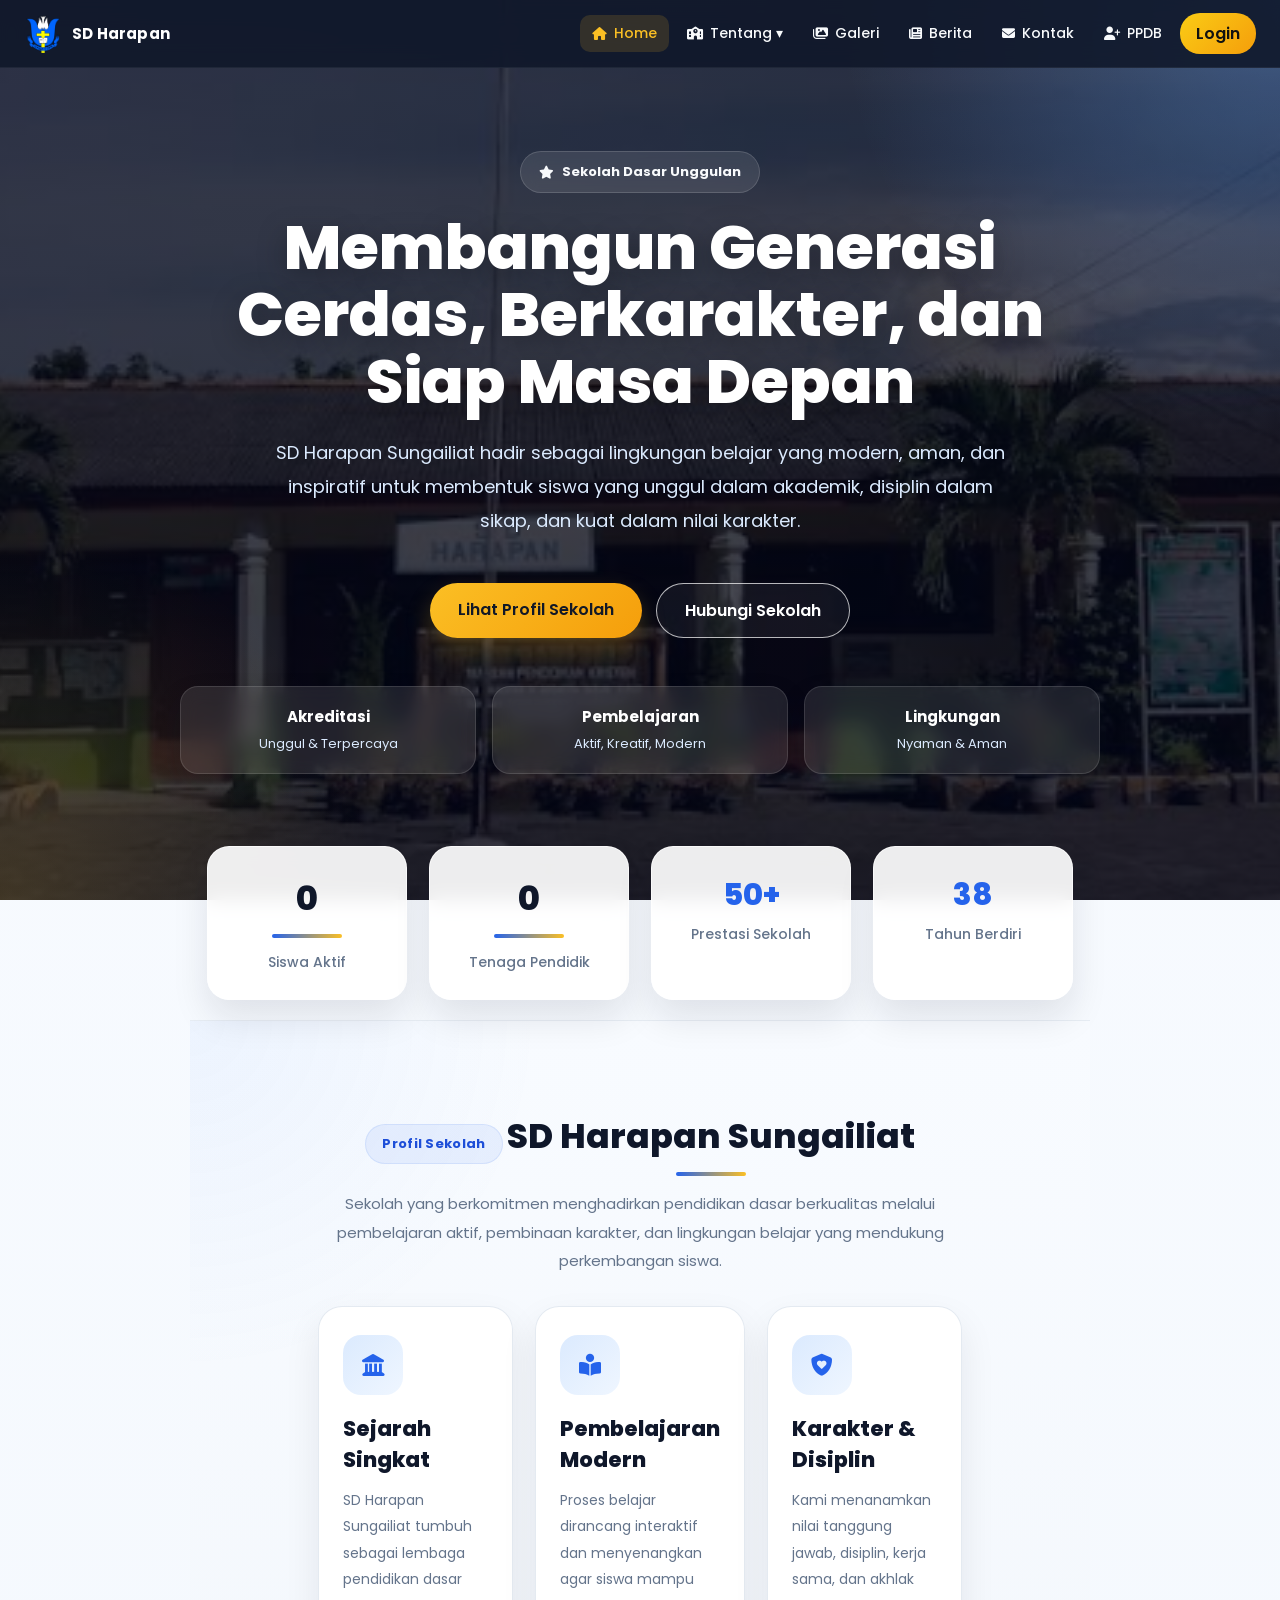
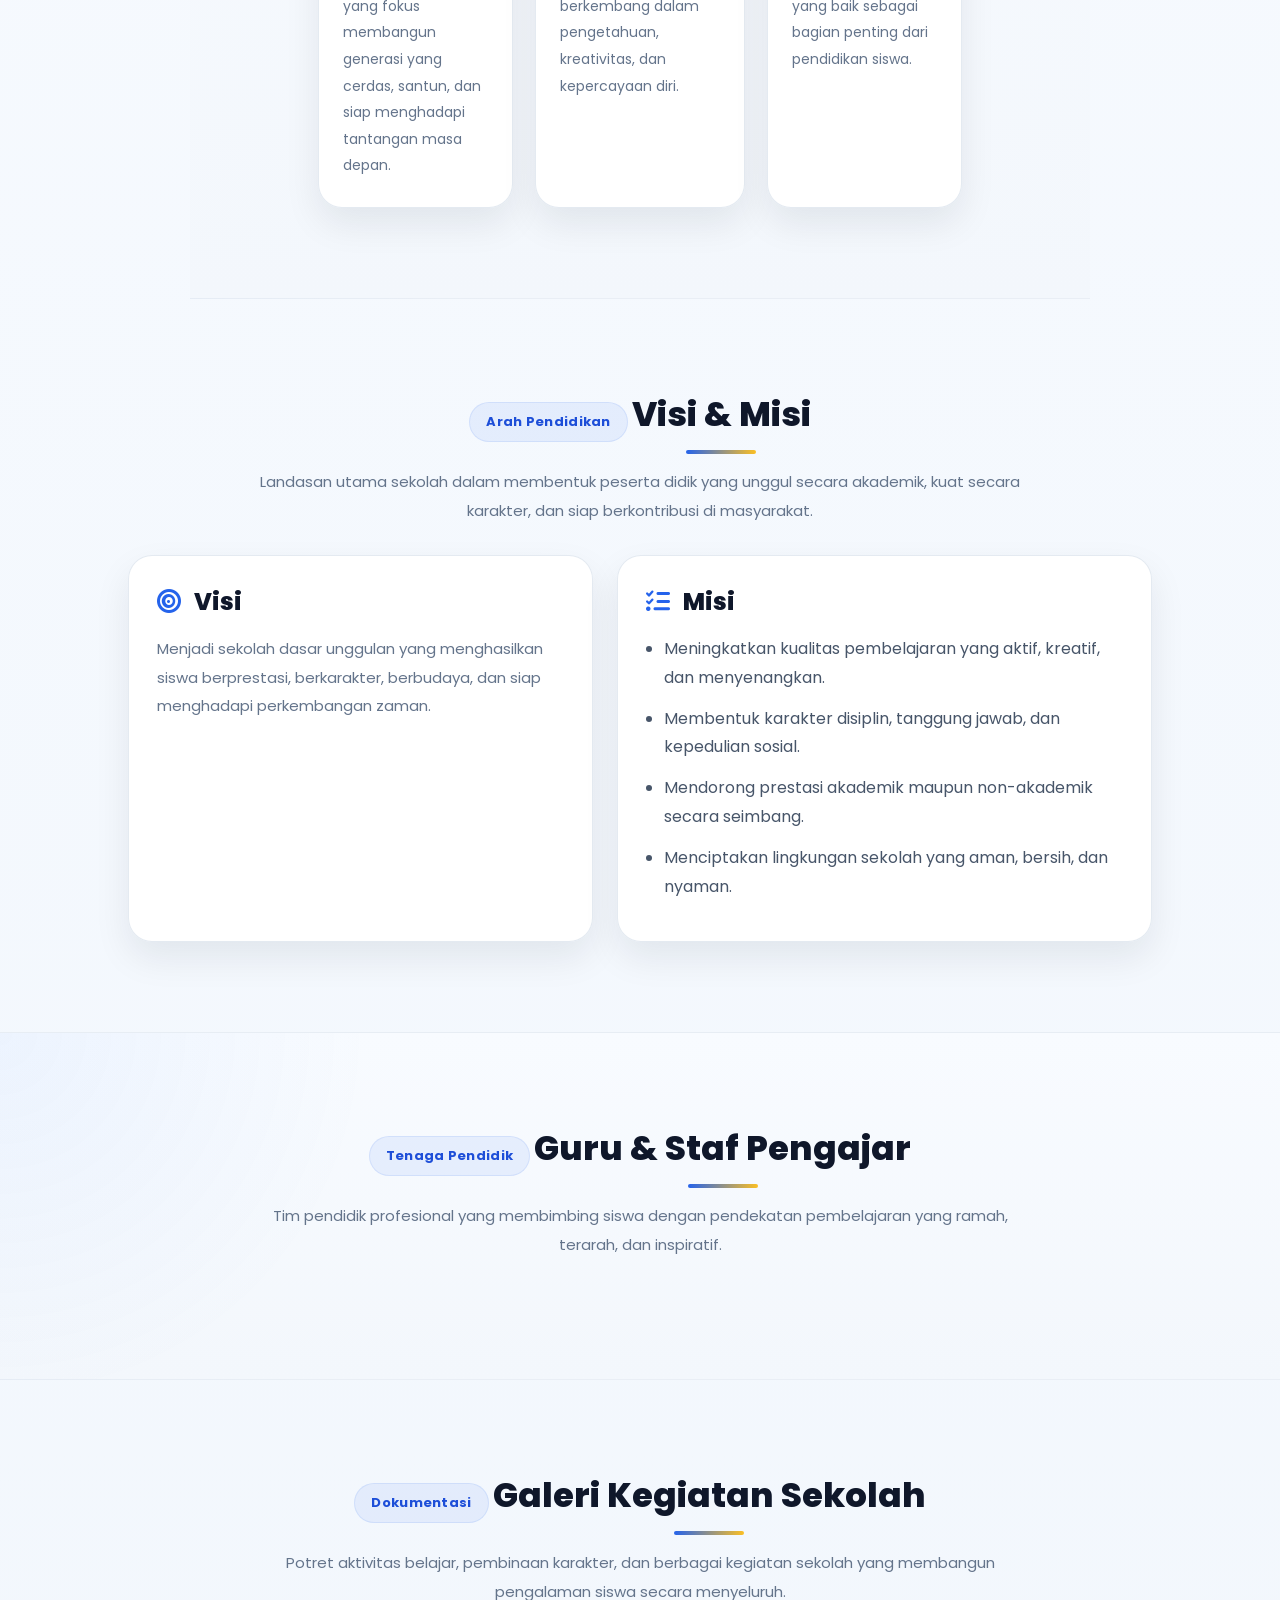
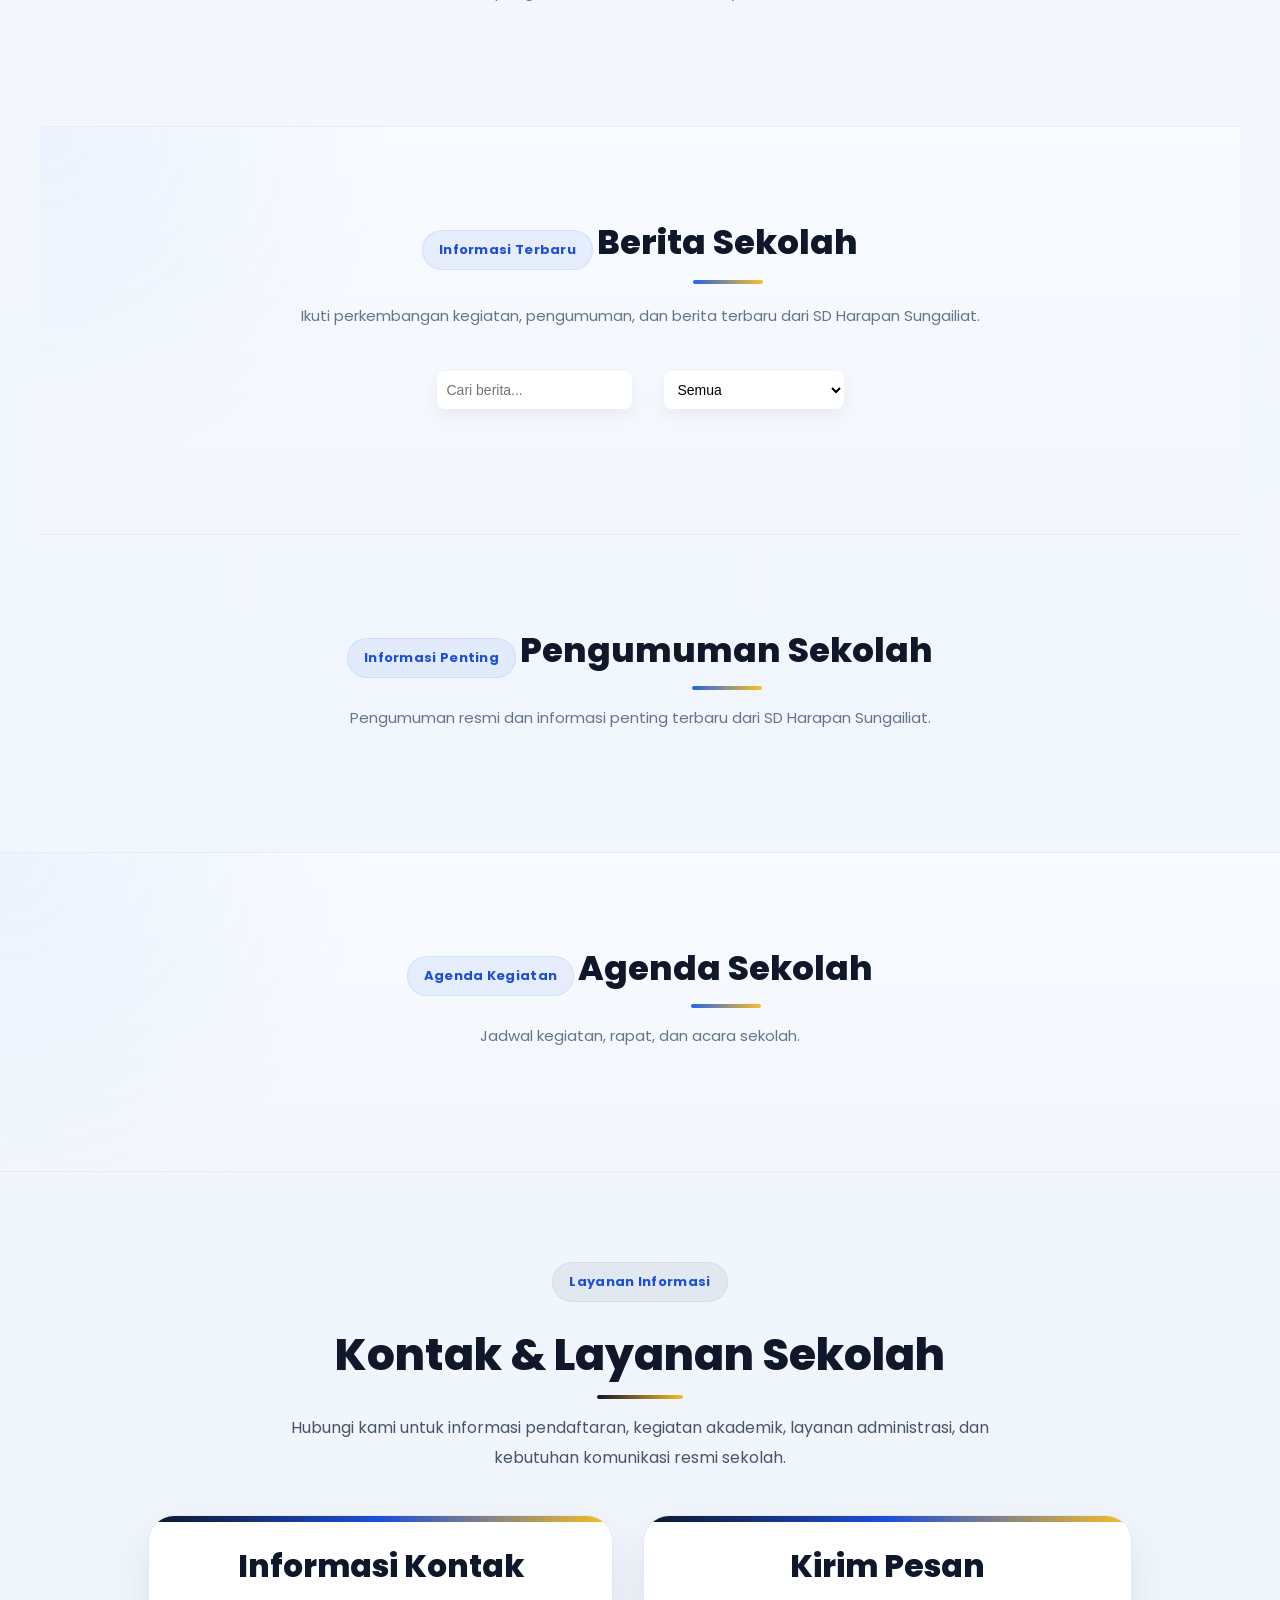
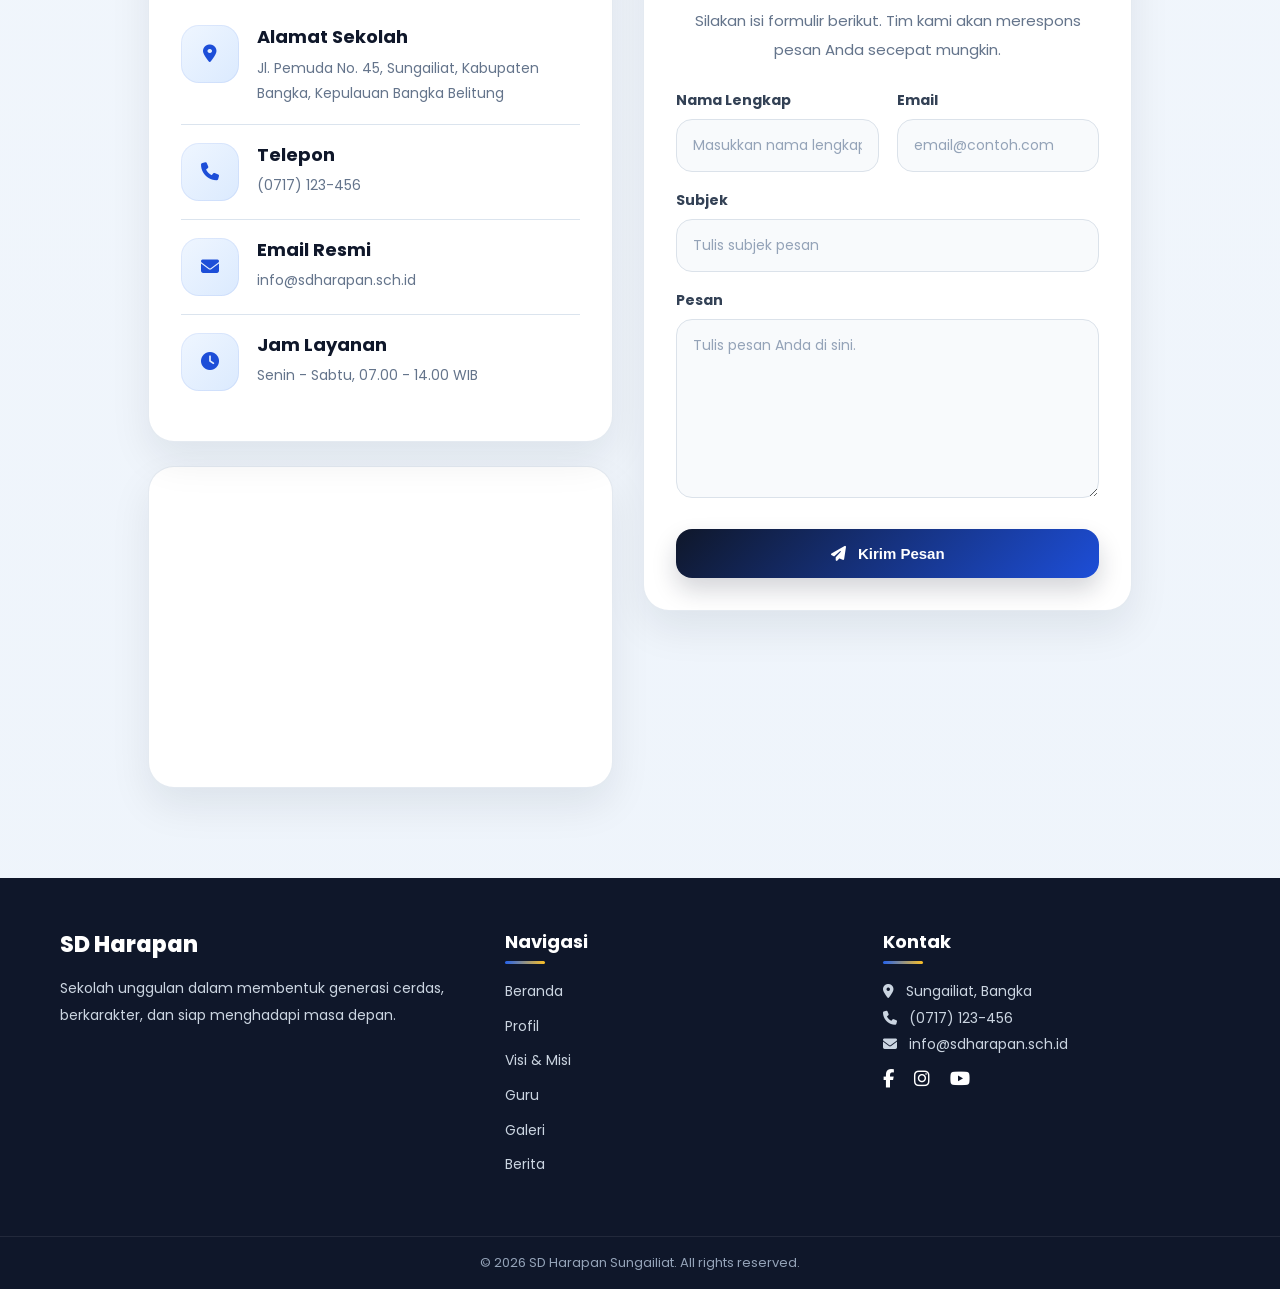
<file: index.html>
<!DOCTYPE html>
<html lang="id">
<head>
    <meta charset="UTF-8">
    <meta name="viewport" content="width=device-width, initial-scale=1.0">
    <title>SD Harapan Sungailiat</title>

    <link rel="stylesheet" href="style.css">

    <link href="https://fonts.googleapis.com/css2?family=Poppins:wght@300;400;500;600;700;800&display=swap" rel="stylesheet">
    <link rel="stylesheet" href="https://cdnjs.cloudflare.com/ajax/libs/font-awesome/6.5.0/css/all.min.css">
</head>
<body>

    <!-- NAVBAR -->
    <nav>
        <div class="logo">
            <img src="img/logo.png" alt="Logo SD Harapan">
            <h1>SD Harapan</h1>
        </div>

        <div class="menu-toggle">
            <i class="fa fa-bars"></i>
        </div>

        <ul id="menu">
            <li>
                <a href="#home">
                    <i class="fa fa-home"></i> Home
                </a>
            </li>

            <li class="mega-dropdown">
                <a href="#">
                    <i class="fa fa-school"></i> Tentang ▾
                </a>

                <div class="mega-menu">
                    <div class="mega-column">
                        <h4>Profil</h4>
                        <a href="#tentang">Sejarah</a>
                        <a href="#visi">Visi & Misi</a>
                    </div>

                    <div class="mega-column">
                        <h4>Akademik</h4>
                        <a href="#guru">Tenaga Pendidik</a>
                        <a href="#berita">Informasi Sekolah</a>
                    </div>

                    <div class="mega-image">
                        <img src="img/sekolah.png" alt="Sekolah">
                        <p>Lingkungan belajar modern dan nyaman</p>
                    </div>
                </div>
            </li>

            <li>
                <a href="#galeri">
                    <i class="fa fa-images"></i> Galeri
                </a>
            </li>

            <li>
                <a href="berita.html">
                    <i class="fa fa-newspaper"></i> Berita
                </a>
            </li>

            <li>
                <a href="#kontak">
                    <i class="fa fa-envelope"></i> Kontak
                </a>
            </li>

<li>
    <a href="ppdb.html">
        <i class="fa fa-user-plus"></i> PPDB
    </a>
</li>

<a href="login.html" class="nav-login">Login</a>

        </ul>
    </nav>

    <!-- HERO -->
    <section id="home" class="hero-campus">
        <div class="hero-content">
            <div class="hero-badge">
                <i class="fa fa-star"></i>
                <span>Sekolah Dasar Unggulan</span>
            </div>

            <h1 id="heroJudul">Membangun Generasi Cerdas, Berkarakter, dan Siap Masa Depan</h1>

            <p id="heroDeskripsi">
                SD Harapan Sungailiat hadir sebagai lingkungan belajar yang modern,
                aman, dan inspiratif untuk membentuk siswa yang unggul dalam akademik,
                disiplin dalam sikap, dan kuat dalam nilai karakter.
            </p>

            <div class="hero-btn">
                <a href="#tentang" class="btn-primary">Lihat Profil Sekolah</a>
                <a href="#kontak" class="btn-secondary">Hubungi Sekolah</a>
            </div>

            <div class="hero-mini-info">
                <div class="hero-mini-card">
                    <strong>Akreditasi</strong>
                    <span id="miniAkreditasi">Unggul & Terpercaya</span>
                </div>
                <div class="hero-mini-card">
                    <strong>Pembelajaran</strong>
                    <span id="miniPembelajaran">Aktif, Kreatif, Modern</span>
                </div>
                <div class="hero-mini-card">
                    <strong>Lingkungan</strong>
                    <span id="miniLingkungan">Nyaman & Aman</span>
                </div>
            </div>
        </div>
    </section>

    <!-- STATS -->
    <section class="stats-campus">
        <div>
            <h2 id="statSiswa">0</h2>
            <p>Siswa Aktif</p>
        </div>
        <div>
            <h2 id="statGuru">0</h2>
            <p>Tenaga Pendidik</p>
        </div>
        <div>
            <h3>50+</h3>
            <p>Prestasi Sekolah</p>
        </div>
        <div>
            <h3>38</h3>
            <p>Tahun Berdiri</p>
        </div>
    </section>

    <!-- PROFIL -->
    <section id="tentang" class="premium-section section-soft-blue">
        <div class="section-label">Profil Sekolah</div>
        <h2 id="tentangJudul">SD Harapan Sungailiat</h2>
        <p class="section-subtitle" id="tentangDeskripsi">
            Sekolah yang berkomitmen menghadirkan pendidikan dasar berkualitas
            melalui pembelajaran aktif, pembinaan karakter, dan lingkungan belajar yang mendukung perkembangan siswa.
        </p>

        <div class="profile-grid">
            <div class="profile-card">
                <div class="profile-icon">
                    <i class="fa fa-landmark"></i>
                </div>
                <h3>Sejarah Singkat</h3>
                <p>
                    SD Harapan Sungailiat tumbuh sebagai lembaga pendidikan dasar yang
                    fokus membangun generasi yang cerdas, santun, dan siap menghadapi tantangan masa depan.
                </p>
            </div>

            <div class="profile-card">
                <div class="profile-icon">
                    <i class="fa fa-book-open-reader"></i>
                </div>
                <h3>Pembelajaran Modern</h3>
                <p>
                    Proses belajar dirancang interaktif dan menyenangkan agar siswa
                    mampu berkembang dalam pengetahuan, kreativitas, dan kepercayaan diri.
                </p>
            </div>

            <div class="profile-card">
                <div class="profile-icon">
                    <i class="fa fa-shield-heart"></i>
                </div>
                <h3>Karakter & Disiplin</h3>
                <p>
                    Kami menanamkan nilai tanggung jawab, disiplin, kerja sama, dan
                    akhlak yang baik sebagai bagian penting dari pendidikan siswa.
                </p>
            </div>
        </div>
    </section>

    <section id="visi" class="premium-section">
        <div class="section-label">Arah Pendidikan</div>
        <h2>Visi & Misi</h2>
        <p class="section-subtitle">
            Landasan utama sekolah dalam membentuk peserta didik yang unggul secara akademik,
            kuat secara karakter, dan siap berkontribusi di masyarakat.
        </p>

        <div class="vision-mission-grid">
            <div class="vision-box">
                <h3><i class="fa fa-bullseye"></i> Visi</h3>
                <p id="visiText">
                    Menjadi sekolah dasar unggulan yang menghasilkan siswa berprestasi,
                    berkarakter, berbudaya, dan siap menghadapi perkembangan zaman.
                </p>
            </div>

            <div class="mission-box">
                <h3><i class="fa fa-list-check"></i> Misi</h3>
                <ul id="misiList">
                    <li>Meningkatkan kualitas pembelajaran yang aktif, kreatif, dan menyenangkan.</li>
                    <li>Membentuk karakter disiplin, tanggung jawab, dan kepedulian sosial.</li>
                    <li>Mendorong prestasi akademik maupun non-akademik secara seimbang.</li>
                    <li>Menciptakan lingkungan sekolah yang aman, bersih, dan nyaman.</li>
                </ul>
            </div>
        </div>
    </section>

    <!-- GURU -->
    <section id="guru" class="premium-section section-soft-blue">
        <div class="section-label">Tenaga Pendidik</div>
        <h2>Guru & Staf Pengajar</h2>
        <p class="section-subtitle">
            Tim pendidik profesional yang membimbing siswa dengan pendekatan pembelajaran
            yang ramah, terarah, dan inspiratif.
        </p>

        <div class="guru-container" id="guru-list"></div>
    </section>

    <!-- GALERI -->
    <section id="galeri" class="premium-section">
        <div class="section-label">Dokumentasi</div>
        <h2>Galeri Kegiatan Sekolah</h2>
        <p class="section-subtitle">
            Potret aktivitas belajar, pembinaan karakter, dan berbagai kegiatan sekolah
            yang membangun pengalaman siswa secara menyeluruh.
        </p>

        <div class="galeri-container" id="galeri-list"></div>
    </section>

    <!-- BERITA -->
    <section id="berita" class="premium-section section-soft-blue">
        <div class="section-label">Informasi Terbaru</div>
        <h2>Berita Sekolah</h2>
        <p class="section-subtitle">
            Ikuti perkembangan kegiatan, pengumuman, dan berita terbaru dari SD Harapan Sungailiat.
        </p>

        <div class="berita-tools">
            <input type="text" id="search" placeholder="Cari berita..." onkeyup="cariBerita()">

            <select id="filterKategori" onchange="filterKategori()">
                <option value="">Semua</option>
                <option value="Akademik">Akademik</option>
                <option value="Olahraga">Olahraga</option>
                <option value="Kegiatan">Kegiatan</option>
                <option value="Pengumuman">Pengumuman</option>
            </select>
        </div>

        <div id="berita-list" class="berita-container"></div>
    </section>

    <!-- PENGUMUMAN -->
    <section id="pengumuman" class="premium-section">
        <div class="section-label">Informasi Penting</div>
        <h2>Pengumuman Sekolah</h2>
        <p class="section-subtitle">
            Pengumuman resmi dan informasi penting terbaru dari SD Harapan Sungailiat.
        </p>

        <div id="pengumuman-list" class="berita-container"></div>
    </section>

    <!-- AGENDA -->
    <section id="agenda" class="premium-section section-soft-blue">
        <div class="section-label">Agenda Kegiatan</div>
        <h2>Agenda Sekolah</h2>
        <p class="section-subtitle">
            Jadwal kegiatan, rapat, dan acara sekolah.
        </p>

        <div id="agenda-list" class="berita-container"></div>
    </section>

    <!-- KONTAK -->
    <section id="kontak" class="contact-campus">
        <div class="contact-campus-header">
            <div class="contact-badge-row">
                <span class="contact-badge">Layanan Informasi</span>
            </div>

            <h2>Kontak & Layanan Sekolah</h2>
            <p>
                Hubungi kami untuk informasi pendaftaran, kegiatan akademik, layanan administrasi,
                dan kebutuhan komunikasi resmi sekolah.
            </p>
        </div>

        <div class="contact-campus-grid">
            <!-- KIRI -->
            <div class="contact-campus-left">
                <div class="contact-campus-card">
                    <h3>Informasi Kontak</h3>

                    <div class="contact-campus-item">
                        <div class="contact-campus-icon">
                            <i class="fa fa-location-dot"></i>
                        </div>
                        <div class="contact-campus-text">
                            <h4>Alamat Sekolah</h4>
                            <p id="kontakAlamat">Jl. Pemuda No. 45, Sungailiat, Kabupaten Bangka, Kepulauan Bangka Belitung</p>
                        </div>
                    </div>

                    <div class="contact-campus-item">
                        <div class="contact-campus-icon">
                            <i class="fa fa-phone"></i>
                        </div>
                        <div class="contact-campus-text">
                            <h4>Telepon</h4>
                            <p id="kontakTelepon">(0717) 123-456</p>
                        </div>
                    </div>

                    <div class="contact-campus-item">
                        <div class="contact-campus-icon">
                            <i class="fa fa-envelope"></i>
                        </div>
                        <div class="contact-campus-text">
                            <h4>Email Resmi</h4>
                            <p id="kontakEmail">info@sdharapan.sch.id</p>
                        </div>
                    </div>

                    <div class="contact-campus-item">
                        <div class="contact-campus-icon">
                            <i class="fa fa-clock"></i>
                        </div>
                        <div class="contact-campus-text">
                            <h4>Jam Layanan</h4>
                            <p>Senin - Sabtu, 07.00 - 14.00 WIB</p>
                        </div>
                    </div>
                </div>

                <div class="contact-campus-map">
                    <iframe
                        src="https://www.google.com/maps/embed?pb=!1m18!1m12!1m3!1d3987.6908489644406!2d106.11472477311557!3d-1.8711656365411755!2m3!1f0!2f0!3f0!3m2!1i1024!2i768!4f13.1!3m3!1m2!1s0x2e22f30222151019%3A0xe056507747b1b1a9!2sSD%20HARAPAN%20SUNGAILIAT!5e0!3m2!1sid!2sid!4v1776093876652!5m2!1sid!2sid"
                        width="600"
                        height="450"
                        style="border:0;"
                        allowfullscreen=""
                        loading="lazy"
                        referrerpolicy="no-referrer-when-downgrade">
                    </iframe>
                </div>
            </div>

            <!-- KANAN -->
            <div class="contact-campus-right">
                <div class="contact-campus-form-card">
                    <div id="formAlert" class="form-alert"></div>
                    <h3>Kirim Pesan</h3>
                    <p>
                        Silakan isi formulir berikut. Tim kami akan merespons pesan Anda
                        secepat mungkin.
                    </p>

                    <form class="contact-form" id="contactForm">
                        <div class="campus-form-row">
                            <div class="campus-form-group">
                                <label for="namaKontak">Nama Lengkap</label>
                                <input type="text" id="namaKontak" placeholder="Masukkan nama lengkap">
                            </div>

                            <div class="campus-form-group">
                                <label for="emailKontak">Email</label>
                                <input type="email" id="emailKontak" placeholder="email@contoh.com">
                            </div>
                        </div>

                        <div class="campus-form-row">
                            <div class="campus-form-group full">
                                <label for="subjekKontak">Subjek</label>
                                <input type="text" id="subjekKontak" placeholder="Tulis subjek pesan">
                            </div>
                        </div>

                        <div class="campus-form-row">
                            <div class="campus-form-group full">
                                <label for="pesanKontak">Pesan</label>
                                <textarea id="pesanKontak" rows="7" placeholder="Tulis pesan Anda di sini."></textarea>
                            </div>
                        </div>

                        <button type="submit" class="campus-submit-btn" id="btnKirim">
                            <i class="fa fa-paper-plane"></i> Kirim Pesan
                        </button>
                    </form>
                </div>
            </div>
        </div>
    </section>

    <!-- FOOTER -->
    <footer class="footer-campus">
        <div class="footer-container">

            <div class="footer-col">
                <h3>SD Harapan</h3>
                <p>
                    Sekolah unggulan dalam membentuk generasi cerdas,
                    berkarakter, dan siap menghadapi masa depan.
                </p>
            </div>

            <div class="footer-col">
                <h4>Navigasi</h4>
                <ul>
                    <li><a href="#home">Beranda</a></li>
                    <li><a href="#tentang">Profil</a></li>
                    <li><a href="#visi">Visi & Misi</a></li>
                    <li><a href="#guru">Guru</a></li>
                    <li><a href="#galeri">Galeri</a></li>
                    <li><a href="berita.html">Berita</a></li>
                </ul>
            </div>

            <div class="footer-col">
                <h4>Kontak</h4>
                <p><i class="fa fa-location-dot"></i> <span id="footerAlamat">Sungailiat, Bangka</span></p>
                <p><i class="fa fa-phone"></i> <span id="footerTelepon">(0717) 123-456</span></p>
                <p><i class="fa fa-envelope"></i> <span id="footerEmail">info@sdharapan.sch.id</span></p>

                <div class="footer-social">
                    <i class="fab fa-facebook-f"></i>
                    <i class="fab fa-instagram"></i>
                    <i class="fab fa-youtube"></i>
                </div>
            </div>
        </div>

        <div class="footer-bottom">
            <p>© 2026 SD Harapan Sungailiat. All rights reserved.</p>
        </div>
    </footer>

    <script src="js/main.js"></script>
</body>
</html>
</file>
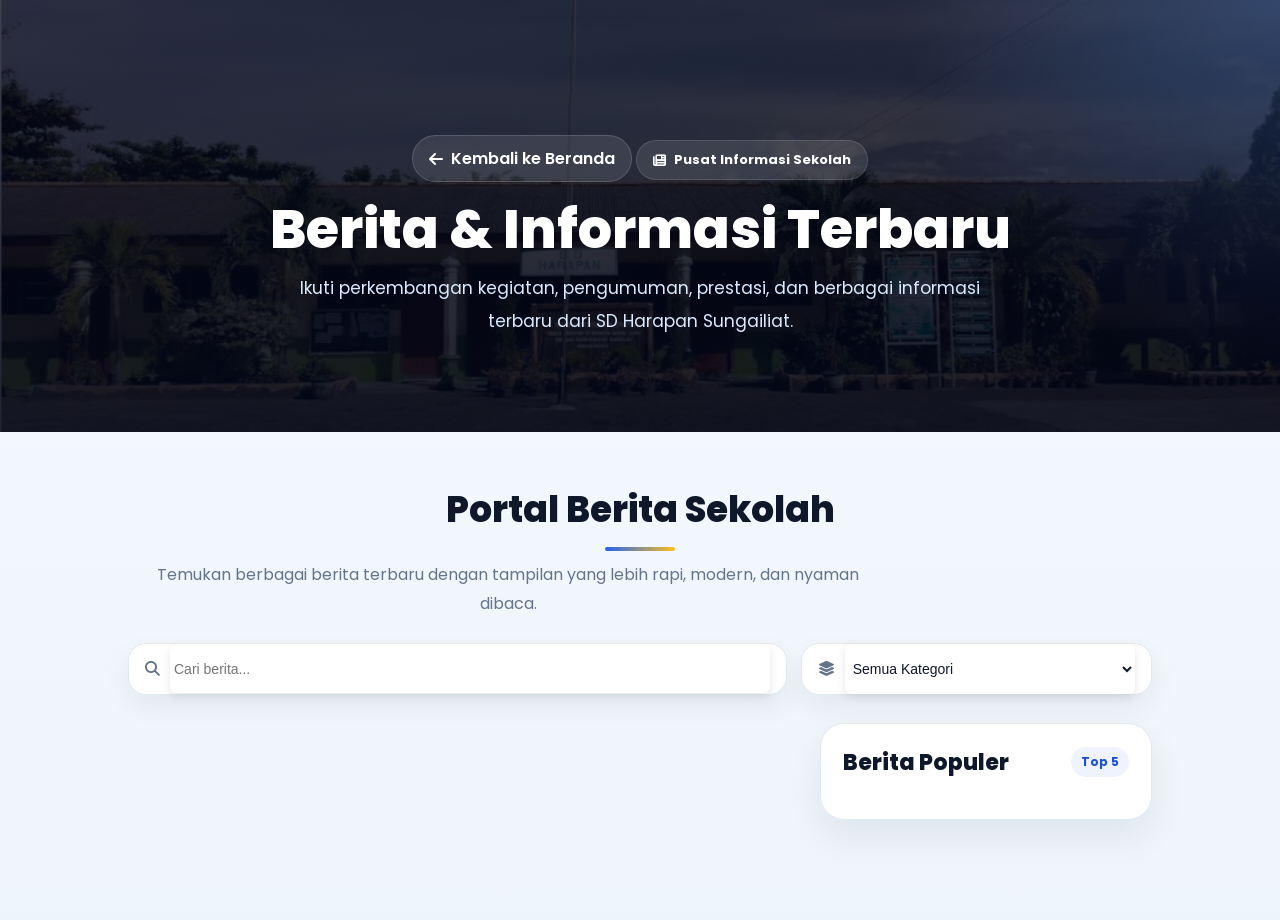
<file: berita.html>
<!DOCTYPE html>
<html lang="id">
<head>
<meta charset="UTF-8">
<meta name="viewport" content="width=device-width, initial-scale=1.0">
<title>Berita Sekolah | SD Harapan Sungailiat</title>
<link rel="stylesheet" href="style.css">
<link href="https://fonts.googleapis.com/css2?family=Poppins:wght@300;400;500;600;700;800&display=swap" rel="stylesheet">
<link rel="stylesheet" href="https://cdnjs.cloudflare.com/ajax/libs/font-awesome/6.5.0/css/all.min.css">
</head>
<body class="news-premium-body">

<section class="news-hero">
    <div class="news-hero-overlay"></div>
    <div class="news-hero-content">
        <a href="index.html" class="news-back-btn">
            <i class="fa fa-arrow-left"></i> Kembali ke Beranda
        </a>

        <div class="news-badge">
            <i class="fa fa-newspaper"></i>
            <span>Pusat Informasi Sekolah</span>
        </div>

        <h1>Berita & Informasi Terbaru</h1>
        <p>
            Ikuti perkembangan kegiatan, pengumuman, prestasi, dan berbagai informasi terbaru
            dari SD Harapan Sungailiat.
        </p>
    </div>
</section>

<section class="news-page premium-news-page">
    <div class="news-page-header">
        <div>
            <h2 class="news-title">Portal Berita Sekolah</h2>
            <p class="news-subtitle">
                Temukan berbagai berita terbaru dengan tampilan yang lebih rapi, modern, dan nyaman dibaca.
            </p>
        </div>
    </div>

    <div class="news-filter premium-news-filter">
        <div class="news-filter-box">
            <i class="fa fa-magnifying-glass"></i>
            <input type="text" id="searchNews" placeholder="Cari berita..." onkeyup="cariBerita()">
        </div>

        <div class="news-filter-box select-box">
            <i class="fa fa-layer-group"></i>
            <select id="kategoriNews" onchange="filterKategori()">
                <option value="">Semua Kategori</option>
                <option value="Akademik">Akademik</option>
                <option value="Olahraga">Olahraga</option>
                <option value="Kegiatan">Kegiatan</option>
                <option value="Pengumuman">Pengumuman</option>
            </select>
        </div>
    </div>

    <div class="news-layout premium-news-layout">
        <div class="news-left">
            <div id="headline"></div>
            <div id="news-list" class="premium-news-list"></div>
            <div id="pagination" class="pagination premium-pagination"></div>
        </div>

        <aside class="news-right premium-news-right">
            <div class="sidebar-news-card">
                <div class="sidebar-news-head">
                    <h3>Berita Populer</h3>
                    <span>Top 5</span>
                </div>
                <div id="news-populer"></div>
            </div>
        </aside>
    </div>
</section>

<script src="js/berita.js"></script>
</body>
</html>
</file>
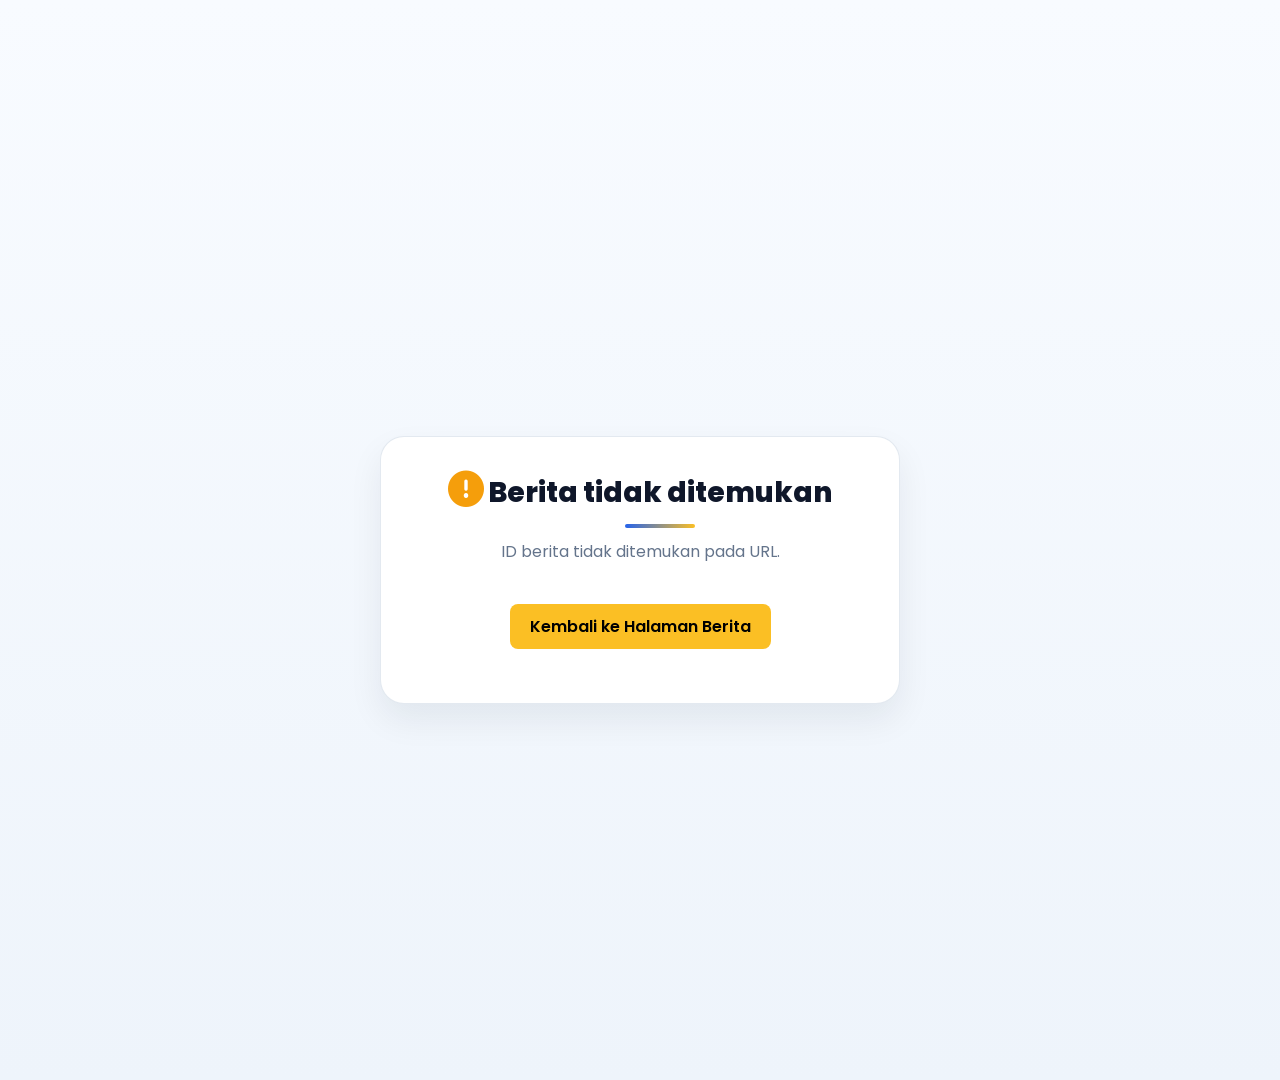
<file: detail.html>
<!DOCTYPE html>
<html lang="id">
<head>
<meta charset="UTF-8">
<meta name="viewport" content="width=device-width, initial-scale=1.0">
<title>Detail Berita | SD Harapan Sungailiat</title>
<link rel="stylesheet" href="style.css">
<link href="https://fonts.googleapis.com/css2?family=Poppins:wght@300;400;500;600;700;800&display=swap" rel="stylesheet">
<link rel="stylesheet" href="https://cdnjs.cloudflare.com/ajax/libs/font-awesome/6.5.0/css/all.min.css">
</head>
<body class="detail-premium-body">

<section class="detail-berita" id="detail"></section>

<script src="js/detail.js"></script>
</body>
</html>
</file>
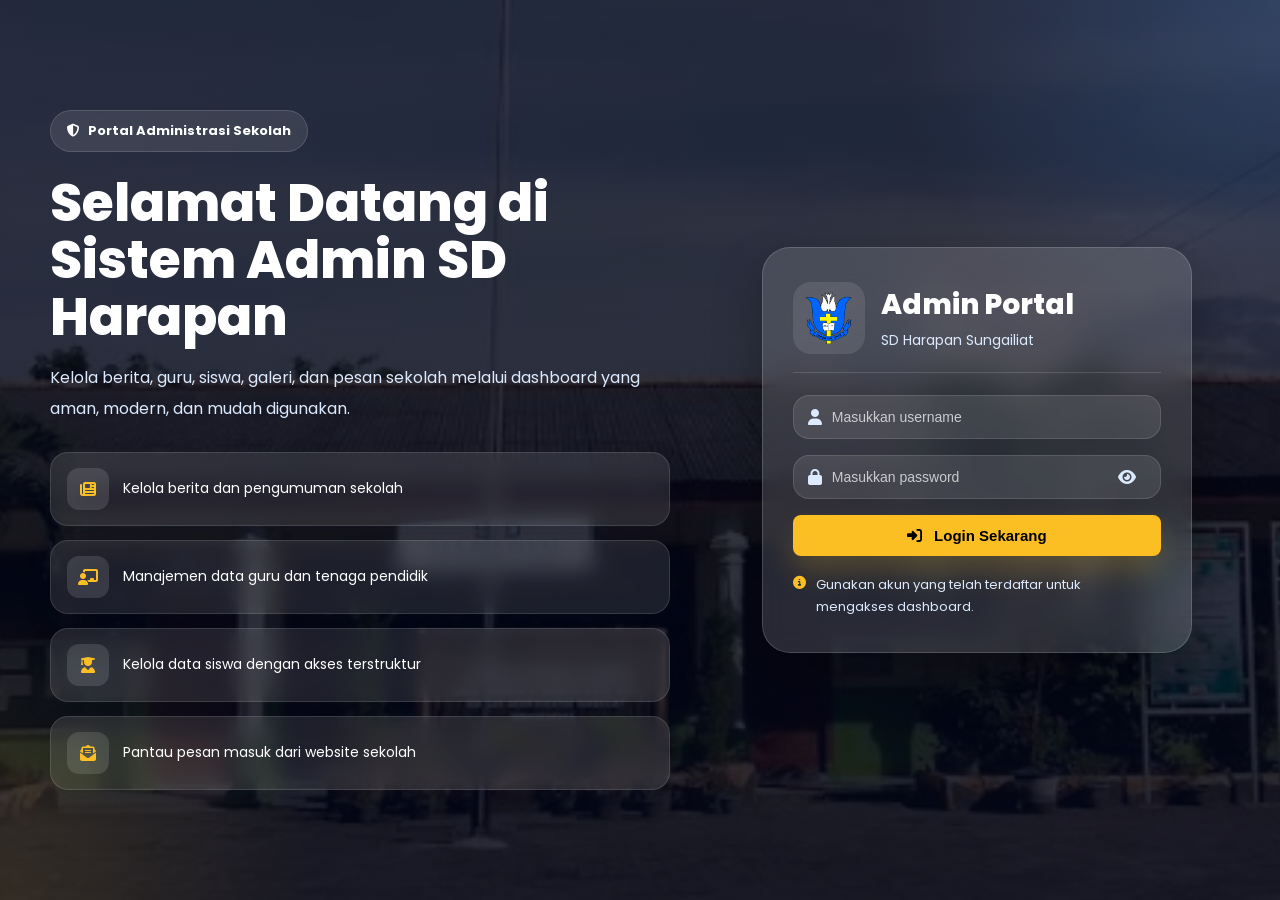
<file: login.html>
<!DOCTYPE html>
<html lang="id">
<head>
<meta charset="UTF-8">
<meta name="viewport" content="width=device-width, initial-scale=1.0">
<title>Login Admin | SD Harapan Sungailiat</title>

<link rel="stylesheet" href="style.css">
<link href="https://fonts.googleapis.com/css2?family=Poppins:wght@300;400;500;600;700;800&display=swap" rel="stylesheet">
<link rel="stylesheet" href="https://cdnjs.cloudflare.com/ajax/libs/font-awesome/6.5.0/css/all.min.css">
</head>

<body class="login-body premium-login-body">

<div class="login-premium-wrapper">

    <div class="login-premium-left">
        <div class="login-premium-badge">
            <i class="fa fa-shield-halved"></i>
            <span>Portal Administrasi Sekolah</span>
        </div>

        <h1>Selamat Datang di Sistem Admin SD Harapan</h1>
        <p>
            Kelola berita, guru, siswa, galeri, dan pesan sekolah
            melalui dashboard yang aman, modern, dan mudah digunakan.
        </p>

        <div class="login-feature-list">
            <div class="login-feature-item">
                <i class="fa fa-newspaper"></i>
                <span>Kelola berita dan pengumuman sekolah</span>
            </div>
            <div class="login-feature-item">
                <i class="fa fa-chalkboard-user"></i>
                <span>Manajemen data guru dan tenaga pendidik</span>
            </div>
            <div class="login-feature-item">
                <i class="fa fa-user-graduate"></i>
                <span>Kelola data siswa dengan akses terstruktur</span>
            </div>
            <div class="login-feature-item">
                <i class="fa fa-envelope-open-text"></i>
                <span>Pantau pesan masuk dari website sekolah</span>
            </div>
        </div>
    </div>

    <div class="login-premium-right">
        <div class="login-box premium-login-box fade-in">
            <div class="premium-login-top">
                <img src="img/logo.png" class="login-logo" alt="Logo SD Harapan">
                <div>
                    <h2>Admin Portal</h2>
                    <p>SD Harapan Sungailiat</p>
                </div>
            </div>

            <div class="premium-login-divider"></div>

            <div class="input-group premium-input-group">
                <i class="fa fa-user"></i>
                <input type="text" id="user" placeholder="Masukkan username">
            </div>

            <div class="input-group password-group premium-input-group">
                <i class="fa fa-lock"></i>
                <input type="password" id="pass" placeholder="Masukkan password">
                <i class="fa fa-eye toggle-pass" onclick="togglePassword()"></i>
            </div>

            <button onclick="login()" id="btnLogin" class="premium-login-btn">
                <i class="fa fa-right-to-bracket"></i> Login Sekarang
            </button>

            <div class="premium-login-note">
                <i class="fa fa-circle-info"></i>
                <span>Gunakan akun yang telah terdaftar untuk mengakses dashboard.</span>
            </div>
        </div>
    </div>

</div>

<script src="js/login.js"></script>
</body>
</html>
</file>
<file: style.css>
:root {
    --primary: #2563eb;
    --primary-dark: #1d4ed8;
    --accent: #fbbf24;
    --dark: #0f172a;
    --muted: #64748b;
    --bg: #f8fafc;
    --card: #ffffff;
    --shadow: 0 10px 30px rgba(15, 23, 42, 0.08);
    --radius: 18px;
}

* {
    margin: 0;
    padding: 0;
    box-sizing: border-box;
}

html {
    scroll-behavior: smooth;
}

html,
body {
    overflow-x: hidden;
    font-family: 'Poppins', sans-serif;
    background: linear-gradient(to bottom, #f8fbff, #eef4fb);
    color: var(--dark);
}

a {
    text-decoration: none;
    color: inherit;
}

/* ================= NAVBAR ================= */
nav {
    position: fixed;
    top: 0;
    width: 100%;
    height: 68px;
    padding: 0 24px;
    display: flex;
    justify-content: space-between;
    align-items: center;
    background: rgba(15, 23, 42, 0.88);
    backdrop-filter: blur(12px);
    border-bottom: 1px solid rgba(255,255,255,0.06);
    z-index: 1000;
    transition: 0.3s ease;
}

nav.scrolled {
    background: rgba(15, 23, 42, 0.96);
    box-shadow: 0 8px 24px rgba(0,0,0,0.14);
}

.logo {
    display: flex;
    align-items: center;
    gap: 10px;
    min-width: max-content;
}

.logo img {
    width: 38px;
    height: 38px;
    object-fit: contain;
}

.logo h1 {
    color: white;
    font-size: 15px;
    font-weight: 700;
    letter-spacing: 0.2px;
    margin: 0;
    white-space: nowrap;
}

nav ul {
    display: flex;
    align-items: center;
    gap: 6px;
    list-style: none;
    margin: 0;
    padding: 0;
}

nav ul li {
    position: relative;
}

nav ul li a {
    display: inline-flex;
    align-items: center;
    gap: 7px;
    color: #f8fafc;
    font-weight: 500;
    font-size: 14px;
    padding: 8px 12px;
    border-radius: 10px;
    transition: 0.25s ease;
    white-space: nowrap;
}

nav ul li a:hover {
    background: rgba(255,255,255,0.06);
    color: #ffffff;
}

nav ul li a.active {
    background: rgba(251, 191, 36, 0.14);
    color: #fbbf24;
}

nav ul li a i {
    font-size: 13px;
    transition: 0.25s ease;
}

nav ul li a:hover i {
    color: #fbbf24;
    transform: scale(1.06);
}

.menu-toggle {
    display: none;
    font-size: 22px;
    color: white;
    cursor: pointer;
}

/* tombol login versi minimalis */
.nav-login-btn {
    margin-left: 8px;
    padding: 7px 14px !important;
    border-radius: 999px;
    background: linear-gradient(135deg, #facc15, #f59e0b);
    color: #111827 !important;
    font-weight: 600 !important;
    box-shadow: 0 8px 20px rgba(250, 204, 21, 0.18);
}

.nav-login-btn:hover {
    background: linear-gradient(135deg, #fde047, #f59e0b);
    color: #111827 !important;
    transform: translateY(-1px);
    box-shadow: 0 10px 24px rgba(250, 204, 21, 0.24);
}

/* ================= MEGA MENU ================= */
.mega-dropdown {
    position: relative;
}

.mega-menu {
    position: absolute;
    top: 115%;
    left: 0;
    width: 640px;
    background: white;
    border-radius: 14px;
    padding: 18px;
    display: flex;
    gap: 28px;
    justify-content: space-between;
    box-shadow: 0 18px 42px rgba(0,0,0,0.14);
    opacity: 0;
    visibility: hidden;
    transform: translateY(10px);
    transition: 0.25s ease;
    z-index: 9999;
}

.mega-dropdown:hover .mega-menu {
    opacity: 1;
    visibility: visible;
    transform: translateY(0);
}

.mega-column {
    display: flex;
    flex-direction: column;
    min-width: 120px;
}

.mega-column h4 {
    margin-bottom: 10px;
    color: var(--dark);
    font-size: 14px;
}

.mega-column a {
    color: #475569;
    margin: 4px 0;
    font-size: 13px;
    padding: 0;
    background: transparent !important;
}

.mega-column a:hover {
    color: var(--primary);
}

.mega-image {
    width: 180px;
}

.mega-image img {
    width: 100%;
    border-radius: 10px;
}

.mega-image p {
    font-size: 12px;
    margin-top: 6px;
    color: #64748b;
}

/* ================= RESPONSIVE NAVBAR ================= */
@media (max-width: 992px) {
    nav {
        padding: 0 16px;
        height: 64px;
    }

    .logo img {
        width: 34px;
        height: 34px;
    }

    .logo h1 {
        font-size: 14px;
    }

    nav ul {
        gap: 2px;
    }

    nav ul li a {
        font-size: 13px;
        padding: 7px 9px;
    }

    .nav-login-btn {
        padding: 6px 12px !important;
    }

    .mega-menu {
        width: 560px;
    }
}

@media (max-width: 768px) {
    .menu-toggle {
        display: block;
    }

    nav ul {
        position: absolute;
        top: 68px;
        right: 16px;
        left: 16px;
        background: rgba(15, 23, 42, 0.98);
        border: 1px solid rgba(255,255,255,0.06);
        border-radius: 16px;
        padding: 14px;
        display: none;
        flex-direction: column;
        align-items: stretch;
        gap: 6px;
        box-shadow: 0 18px 40px rgba(0,0,0,0.18);
    }

    nav ul.active {
        display: flex;
    }

    nav ul li a {
        width: 100%;
        justify-content: flex-start;
        padding: 10px 12px;
        font-size: 14px;
    }

    .nav-login-btn {
        width: 100%;
        justify-content: center !important;
        margin-left: 0;
        margin-top: 4px;
    }

    .mega-menu {
        position: static;
        width: 100%;
        margin-top: 10px;
        box-shadow: none;
        opacity: 1;
        visibility: visible;
        transform: none;
        display: none;
        flex-direction: column;
        gap: 16px;
        background: rgba(255,255,255,0.04);
        border: 1px solid rgba(255,255,255,0.06);
    }

    .mega-dropdown.active .mega-menu {
        display: flex;
    }

    .mega-image {
        width: 100%;
    }
}

/* ================= HERO ================= */
.hero-campus {
    min-height: 100vh;
    padding: 120px 20px 80px;
    background:
        radial-gradient(circle at top right, rgba(59,130,246,0.35), transparent 30%),
        linear-gradient(rgba(2, 6, 23, 0.68), rgba(2, 6, 23, 0.78)),
        url('img/sekolah.png') center/cover no-repeat;
    display: flex;
    align-items: center;
    justify-content: center;
    text-align: center;
}

.hero-content {
    max-width: 850px;
    animation: fadeUp 0.9s ease;
}

.hero-campus h1 {
    font-size: 56px;
    line-height: 1.1;
    color: white;
    margin-bottom: 18px;
    font-weight: 800;
    text-shadow: 0 8px 30px rgba(0,0,0,0.28);
}

.hero-campus p {
    font-size: 18px;
    color: #e2e8f0;
    max-width: 680px;
    margin: 0 auto 28px;
    line-height: 1.7;
}

.hero-btn {
    display: flex;
    justify-content: center;
    gap: 14px;
    flex-wrap: wrap;
}

.btn,
.btn-primary,
.btn-secondary {
    display: inline-block;
    font-weight: 600;
    transition: 0.3s ease;
}

.btn {
    margin: 20px 0;
    background: var(--accent);
    padding: 10px 20px;
    border-radius: 8px;
    color: black;
}

.btn-primary,
.btn-secondary {
    padding: 14px 28px;
    border-radius: 999px;
}

.btn-primary {
    background: linear-gradient(135deg, var(--accent), #f59e0b);
    color: #111827;
    box-shadow: 0 12px 24px rgba(251, 191, 36, 0.25);
}

.btn-primary:hover {
    transform: translateY(-3px);
}

.btn-secondary {
    border: 1.5px solid rgba(255,255,255,0.7);
    background: rgba(255,255,255,0.06);
    color: white;
}

.btn-secondary:hover {
    background: rgba(255,255,255,0.12);
    transform: translateY(-3px);
}

/* ================= STATS ================= */
.stats-campus {
    display: flex;
    justify-content: center;
    gap: 20px;
    margin-top: -45px;
    padding: 0 20px 20px;
    flex-wrap: wrap;
    position: relative;
    z-index: 5;
}

.stats-campus div {
    background: rgba(255,255,255,0.92);
    backdrop-filter: blur(10px);
    padding: 24px 20px;
    border-radius: 20px;
    width: 180px;
    text-align: center;
    box-shadow: var(--shadow);
    border: 1px solid rgba(255,255,255,0.7);
    transition: 0.3s ease;
}

.stats-campus div:hover {
    transform: translateY(-6px);
}

.stats-campus h3 {
    font-size: 28px;
    color: var(--primary);
    margin-bottom: 6px;
}

.stats-campus p {
    color: var(--muted);
    font-size: 14px;
}

/* ================= SECTION ================= */
section {
    padding: 90px 10%;
    text-align: center;
    scroll-margin-top: 90px;
}

section h2 {
    font-size: 34px;
    font-weight: 800;
    color: var(--dark);
    margin-bottom: 14px;
    position: relative;
    display: inline-block;
}

section h2::after {
    content: "";
    display: block;
    width: 70px;
    height: 4px;
    margin: 10px auto 0;
    border-radius: 999px;
    background: linear-gradient(to right, var(--primary), var(--accent));
}

#tentang,
#visi,
#guru,
#galeri,
#berita,
#kontak {
    scroll-margin-top: 90px;
}

#tentang {
    max-width: 900px;
    margin: auto;
}

/* ================= ANIMATION ================= */
.hidden {
    opacity: 0;
    transform: translateY(40px);
    transition: 0.6s;
}

.show {
    opacity: 1;
    transform: translateY(0);
}

@keyframes fadeUp {
    from {
        opacity: 0;
        transform: translateY(26px);
    }
    to {
        opacity: 1;
        transform: translateY(0);
    }
}

/* ================= GENERIC CARD ================= */
.card {
    background: white;
    padding: 20px;
    border-radius: 15px;
    box-shadow: 0 5px 20px rgba(0,0,0,0.08);
}

.card img {
    width: 100%;
    border-radius: 10px;
}

/* ================= GURU ================= */
.guru-container {
    display: grid;
    grid-template-columns: repeat(auto-fit, minmax(220px, 260px));
    justify-content: center;
    gap: 25px;
    margin-top: 20px;
}

.guru-card {
    width: 100%;
    max-width: 260px;
    background: rgba(255,255,255,0.96);
    border-radius: 20px;
    overflow: hidden;
    text-align: center;
    box-shadow: var(--shadow);
    border: 1px solid rgba(226,232,240,0.9);
    transition: 0.3s ease;
}

.guru-card:hover {
    transform: translateY(-8px);
    box-shadow: 0 18px 40px rgba(15,23,42,0.12);
}

.guru-card img {
    width: 100%;
    height: 160px;
    object-fit: contain;
    background: #f1f5f9;
    padding: 10px;
    transition: 0.35s ease;
}

.guru-card:hover img {
    transform: scale(1.05);
}

.guru-info {
    padding: 18px;
}

.guru-info h3 {
    font-size: 20px;
    font-weight: 700;
    color: var(--dark);
    margin-bottom: 5px;
}

.guru-info p {
    font-size: 14px;
    color: var(--muted);
}

.guru-actions {
    display: flex;
    justify-content: center;
    gap: 10px;
    margin-top: 12px;
}

.guru-actions button {
    border: none;
    padding: 8px 14px;
    border-radius: 8px;
    font-size: 14px;
    font-weight: 600;
    cursor: pointer;
    transition: 0.25s ease;
}

.btn-edit {
    background: #3b82f6;
    color: white;
}

.btn-edit:hover {
    background: #2563eb;
    transform: translateY(-2px);
}

.btn-delete {
    background: #ef4444;
    color: white;
}

.btn-delete:hover {
    background: #dc2626;
    transform: translateY(-2px);
}

.guru-form {
    display: flex;
    gap: 10px;
    justify-content: center;
    flex-wrap: wrap;
    margin-bottom: 25px;
}

.guru-form input {
    padding: 10px 12px;
    border-radius: 8px;
    border: none;
    background: #f1f5f9;
    min-width: 180px;
}

.guru-form button {
    padding: 10px 18px;
    border: none;
    background: var(--accent);
    border-radius: 8px;
    cursor: pointer;
    font-weight: 600;
}

body.dark .guru-card {
    background: #1e293b;
    color: white;
}

/* ================= GALERI ================= */
.galeri-container {
    display: grid;
    grid-template-columns: repeat(auto-fit, minmax(220px, 260px));
    justify-content: center;
    gap: 20px;
    margin-top: 20px;
}

.galeri-card {
    background: rgba(255,255,255,0.96);
    border-radius: 20px;
    overflow: hidden;
    box-shadow: var(--shadow);
    border: 1px solid rgba(226,232,240,0.9);
    transition: 0.3s ease;
    position: relative;
}

.galeri-card:hover {
    transform: translateY(-8px);
    box-shadow: 0 18px 40px rgba(15,23,42,0.12);
}

.galeri-card img {
    width: 100%;
    height: 180px;
    object-fit: cover;
    display: block;
    cursor: pointer;
    position: relative;
    z-index: 2;
    transition: 0.35s ease;
}

.galeri-card:hover img {
    transform: scale(1.05);
}

.galeri-info {
    padding: 18px;
    text-align: center;
    position: relative;
    z-index: 3;
    pointer-events: auto;
}

.galeri-info h3 {
    font-size: 16px;
    color: var(--dark);
    font-weight: 700;
    margin-bottom: 10px;
}

.galeri-info .btn-delete,
.galeri-info button {
    pointer-events: auto;
}

.galeri-info .guru-actions {
    margin-top: 12px;
    display: flex;
    justify-content: center;
}

/* ================= BERITA HOME ================= */
.berita-container {
    display: grid;
    grid-template-columns: repeat(auto-fit, minmax(280px,1fr));
    gap: 25px;
}

.berita-card {
    background: rgba(255,255,255,0.96);
    border-radius: 20px;
    overflow: hidden;
    box-shadow: var(--shadow);
    border: 1px solid rgba(226,232,240,0.9);
    transition: 0.3s ease;
}

.berita-card:hover {
    transform: translateY(-8px);
    box-shadow: 0 18px 40px rgba(15,23,42,0.12);
}

.berita-card img {
    width: 100%;
    height: 180px;
    object-fit: cover;
    transition: 0.35s ease;
}

.berita-card:hover img {
    transform: scale(1.05);
}

.berita-content {
    padding: 18px;
}

.berita-content h3 {
    color: var(--dark);
    font-weight: 700;
}

.berita-content p,
.berita-content small {
    color: var(--muted);
}

/* ================= SEARCH ================= */
#search,
#filterKategori {
    padding: 10px;
    margin: 10px;
    border-radius: 8px;
    border: none;
}

/* ================= MEGA MENU ================= */
.mega-dropdown {
    position: relative;
}

.mega-menu {
    position: absolute;
    top: 115%;
    left: 50%;
    transform: translateX(-54%);
    width: 560px;
    max-width: calc(100vw - 24px);
    background: white;
    border-radius: 14px;
    padding: 16px;
    display: flex;
    gap: 18px;
    justify-content: space-between;
    box-shadow: 0 18px 42px rgba(0,0,0,0.14);
    opacity: 0;
    visibility: hidden;
    transition: 0.25s ease;
    z-index: 9999;
    overflow: hidden;
}
.mega-dropdown:hover .mega-menu {
    opacity: 1;
    visibility: visible;
    transform: translateY(0);
}

.mega-column {
    display: flex;
    flex-direction: column;
}

.mega-column h4 {
    margin-bottom: 10px;
    color: var(--dark);
}

.mega-column a {
    color: #555;
    margin: 5px 0;
    font-size: 14px;
}

.mega-column a:hover {
    color: #0072ff;
}

.mega-image {
    width: 120px;
    flex-shrink: 0;
}

.mega-image img {
    width: 100%;
    border-radius: 10px;
    display: block;
}

.mega-image p {
    font-size: 11px;
    line-height: 1.4;
    margin-top: 6px;
    color: #64748b;
}

/* ================= NEWS PAGE ================= */
.news-page {
    padding: 100px 10%;
}

.news-title {
    margin-bottom: 20px;
}

.news-filter {
    display: flex;
    gap: 15px;
    margin: 20px 0;
}

.news-filter input,
.news-filter select {
    padding: 10px;
    border-radius: 6px;
    border: none;
    box-shadow: 0 3px 10px rgba(0,0,0,0.1);
}

.news-layout {
    display: grid;
    grid-template-columns: 2fr 1fr;
    gap: 30px;
}

.headline {
    position: relative;
    margin-bottom: 20px;
}

.headline img {
    width: 100%;
    height: 300px;
    object-fit: cover;
    border-radius: 12px;
}

.headline-text {
    position: absolute;
    bottom: 0;
    left: 0;
    right: 0;
    padding: 20px;
    background: linear-gradient(transparent, rgba(0,0,0,0.8));
    color: white;
}

.news-item {
    display: flex;
    gap: 15px;
    margin-bottom: 15px;
    cursor: pointer;
}

.news-item img {
    width: 120px;
    height: 80px;
    object-fit: cover;
    border-radius: 8px;
}

.news-item h4 {
    margin-bottom: 5px;
}

.news-right {
    background: white;
    padding: 20px;
    border-radius: 10px;
}

.populer-item {
    margin-bottom: 10px;
    cursor: pointer;
}

.pagination {
    margin-top: 20px;
    text-align: center;
}

.pagination button {
    margin: 5px;
    padding: 8px 12px;
    border: none;
    background: #eee;
    cursor: pointer;
    border-radius: 5px;
}

.pagination button.active {
    background: var(--accent);
}

.dark-btn {
    margin-bottom: 20px;
    padding: 8px 15px;
    border: none;
    background: var(--dark);
    color: white;
    border-radius: 6px;
    cursor: pointer;
}

body.dark {
    background: var(--dark);
    color: white;
}

body.dark .news-right,
body.dark .news-item,
body.dark .headline {
    background: #1e293b;
    color: white;
}

body.dark input,
body.dark select {
    background: #1e293b;
    color: white;
    border: none;
}

/* ================= DETAIL BERITA ================= */
.detail-berita img {
    width: 100%;
    max-width: 800px;
    height: auto;
    border-radius: 12px;
    margin: 20px auto;
    display: block;
}

/* ================= ADMIN ================= */
.admin-body {
    background: #f1f5f9;
    font-family: 'Poppins', sans-serif;
}

.admin-layout {
    display: flex;
    min-height: 100vh;
}
.sidebar {
    width: 230px;
    background: var(--dark);
    color: white;
    padding: 20px;
}

.sidebar h2 {
    margin-bottom: 20px;
}

.sidebar li {
    padding: 12px;
    margin-bottom: 10px;
    cursor: pointer;
    border-radius: 8px;
}

.sidebar li:hover,
.sidebar li.active {
    background: #1e293b;
}

.main {
    flex: 1;
    overflow-y: auto;
}

.topbar {
    background: white;
    padding: 15px 20px;
    box-shadow: 0 3px 10px rgba(0,0,0,0.05);
}

.content {
    padding: 20px;
}

.form-box {
    background: white;
    padding: 25px;
    border-radius: 12px;
    margin-bottom: 20px;
    box-shadow: 0 10px 25px rgba(0,0,0,0.05);
}

.form-box input,
.form-box select,
.form-box textarea {
    width: 100%;
    margin: 8px 0;
    padding: 12px;
    border-radius: 8px;
    border: 1px solid #ddd;
    background: #f9fafb;
}

.form-box input:focus,
.form-box textarea:focus {
    outline: none;
    border-color: #3b82f6;
    background: white;
}

.form-box button {
    margin-top: 10px;
    background: #3b82f6;
    color: white;
    border: none;
    padding: 12px;
    border-radius: 8px;
    cursor: pointer;
}

.form-box button:hover {
    background: #2563eb;
}

.list-box {
    background: white;
    padding: 20px;
    border-radius: 12px;
}

.item-berita {
    background: white;
    padding: 15px;
    margin-bottom: 10px;
    border-radius: 10px;
    border-left: 4px solid #3b82f6;
    box-shadow: 0 5px 15px rgba(0,0,0,0.05);
}

.item-berita button {
    padding: 6px 10px;
    border: none;
    border-radius: 6px;
    margin-right: 5px;
    cursor: pointer;
}

.item-berita button:first-child {
    background: #3b82f6;
    color: white;
}

.item-berita button:last-child {
    background: #ef4444;
    color: white;
}

.stats {
    display: flex;
    gap: 20px;
    margin-bottom: 20px;
    flex-wrap: wrap;
}

.stat-card {
    flex: 1;
    min-width: 200px;
    background: linear-gradient(135deg, #3b82f6, #2563eb);
    color: white;
    padding: 25px;
    border-radius: 12px;
    box-shadow: 0 10px 30px rgba(0,0,0,0.1);
    transition: 0.3s;
}

.stat-card:hover {
    transform: translateY(-5px);
}

.stat-card h2 {
    font-size: 32px;
    margin-bottom: 5px;
}

.toast {
    position: fixed;
    top: 20px;
    right: 20px;
    background: #16a34a;
    color: white;
    padding: 12px 20px;
    border-radius: 8px;
    opacity: 0;
    transform: translateY(-20px);
    transition: 0.3s;
}

.toast.show {
    opacity: 1;
    transform: translateY(0);
}

/* ================= LOGIN ================= */
.login-body {
    font-family: 'Poppins', sans-serif;
    height: 100vh;
    margin: 0;
    background: linear-gradient(rgba(0,0,50,0.7), rgba(0,0,80,0.7)),
                url('img/sekolah.png') center/cover no-repeat;
    display: flex;
    justify-content: center;
    align-items: center;
}

.login-container {
    width: 100%;
    display: flex;
    justify-content: center;
    align-items: center;
}

.login-box {
    background: rgba(255,255,255,0.1);
    backdrop-filter: blur(15px);
    padding: 40px;
    border-radius: 15px;
    width: 320px;
    text-align: center;
    color: white;
    box-shadow: 0 10px 40px rgba(0,0,0,0.3);
}

.login-box h2 {
    margin-bottom: 5px;
}

.login-box p {
    font-size: 14px;
    margin-bottom: 20px;
    color: #ccc;
}

.login-logo {
    width: 70px;
    margin-bottom: 10px;
}

.input-group {
    display: flex;
    align-items: center;
    background: rgba(255,255,255,0.15);
    padding: 10px;
    border-radius: 8px;
    margin-bottom: 15px;
}

.input-group i {
    margin-right: 10px;
    color: #ddd;
}

.input-group input {
    border: none;
    background: transparent;
    outline: none;
    color: white;
    width: 100%;
}

.login-box button {
    width: 100%;
    padding: 12px;
    border: none;
    border-radius: 8px;
    background: var(--accent);
    color: black;
    font-weight: 600;
    cursor: pointer;
    transition: 0.3s;
}

.login-box button:hover {
    background: #ffb300;
    transform: translateY(-2px);
}

.password-group {
    position: relative;
}

.toggle-pass {
    cursor: pointer;
    margin-left: 10px;
    color: #ccc;
}

.fade-in {
    opacity: 0;
    transform: translateY(20px);
    animation: fadeIn 0.8s ease forwards;
}

@keyframes fadeIn {
    to {
        opacity: 1;
        transform: translateY(0);
    }
}

.loading {
    background: #999 !important;
    pointer-events: none;
}

/* ================= LIGHTBOX ================= */
.lightbox {
    position: fixed;
    inset: 0;
    background: rgba(0, 0, 0, 0.88);
    display: flex;
    justify-content: center;
    align-items: center;
    z-index: 99999;
    cursor: pointer;
}

.lightbox img {
    max-width: 90%;
    max-height: 90%;
    border-radius: 16px;
    box-shadow: 0 10px 30px rgba(0,0,0,0.35);
    animation: zoomIn 0.25s ease;
}

@keyframes zoomIn {
    from {
        transform: scale(0.9);
        opacity: 0;
    }
    to {
        transform: scale(1);
        opacity: 1;
    }
}

/* ================= MOBILE ================= */
@media (max-width: 768px) {
    .menu-toggle {
        display: block;
    }

    nav {
        padding: 0 18px;
    }

    nav ul {
        display: none;
        flex-direction: column;
        background: #1e293b;
        position: absolute;
        top: 74px;
        right: 0;
        width: 240px;
        padding: 20px;
        border-radius: 0 0 0 18px;
        box-shadow: -10px 15px 30px rgba(0,0,0,0.18);
    }

    nav ul.active {
        display: flex;
    }

    .mega-menu {
        position: static;
        width: 100%;
        display: none;
        flex-direction: column;
        background: transparent;
        box-shadow: none;
        padding: 10px 0;
        opacity: 1;
        visibility: visible;
        transform: none;
    }

    .mega-dropdown.active .mega-menu {
        display: flex;
    }

    .mega-column a {
        color: white;
    }

    .mega-image {
        display: none;
    }

    .hero-campus h1 {
        font-size: 38px;
    }

    .hero-campus p {
        font-size: 16px;
    }

    section {
        padding: 75px 6%;
    }

    .stats-campus {
        margin-top: -30px;
    }

    .stats-campus div {
        width: 45%;
        min-width: 140px;
    }

    .news-layout {
        grid-template-columns: 1fr;
    }

    .news-filter {
        flex-direction: column;
    }
}
/* ================= RAPIIKAN BERITA HOME ================= */

#berita {
    max-width: 1200px;
    margin: 0 auto;
}

#berita input,
#berita select {
    min-width: 180px;
    max-width: 220px;
    background: white;
    box-shadow: 0 6px 18px rgba(15, 23, 42, 0.06);
}

.berita-container {
    align-items: stretch;
    margin-top: 25px;
}

.berita-card {
    background: #fff;
    border-radius: 22px;
    overflow: hidden;
    box-shadow: 0 12px 30px rgba(15, 23, 42, 0.08);
    transition: 0.3s ease;
    cursor: pointer;
    display: flex;
    flex-direction: column;
    height: 100%;
}

.berita-card:hover {
    transform: translateY(-8px);
    box-shadow: 0 18px 40px rgba(15, 23, 42, 0.14);
}

.berita-thumb {
    width: 100%;
    height: 180px;
    overflow: hidden;
    background: #e2e8f0;
}

.berita-thumb img {
    width: 100%;
    height: 100%;
    object-fit: cover;
    display: block;
}

.berita-content {
    padding: 18px 18px 20px;
    display: flex;
    flex-direction: column;
    gap: 6px;
    flex: 1;
}

.berita-kategori {
    color: #64748b;
    font-size: 14px;
    font-weight: 500;
}

.berita-content h3 {
    font-size: 17px;
    line-height: 1.35;
    color: #0f172a;
    font-weight: 700;
    min-height: 46px;
}

.berita-content small {
    color: #64748b;
    font-size: 13px;
}

.berita-ringkas {
    color: #475569;
    font-size: 14px;
    line-height: 1.6;
}

/* ================= RAPIIKAN DETAIL BERITA ================= */

.detail-berita {
    padding: 120px 20px 60px;
}

.detail-wrap {
    max-width: 1000px;
    margin: 0 auto;
}

.detail-back {
    margin-bottom: 25px;
    border-radius: 12px;
    font-weight: 600;
    box-shadow: 0 8px 20px rgba(251, 191, 36, 0.22);
}

.detail-header {
    text-align: center;
    margin-bottom: 22px;
}

.detail-header h1 {
    font-size: 42px;
    line-height: 1.2;
    color: #0f172a;
    font-weight: 800;
    margin-bottom: 8px;
}

.detail-date {
    color: #64748b;
    font-size: 14px;
}

.detail-image-box {
    background: white;
    border-radius: 22px;
    overflow: hidden;
    box-shadow: 0 12px 30px rgba(15, 23, 42, 0.08);
    margin-bottom: 24px;
}

.detail-image-box img {
    width: 100%;
    max-height: 520px;
    object-fit: cover;
    display: block;
}

.detail-content-box {
    background: white;
    border-radius: 22px;
    padding: 28px;
    box-shadow: 0 12px 30px rgba(15, 23, 42, 0.08);
    text-align: left;
}

.detail-content-box p {
    font-size: 17px;
    line-height: 1.9;
    color: #334155;
    white-space: pre-line;
}

/* ================= MOBILE ================= */

@media (max-width: 768px) {
    .berita-content h3 {
        min-height: auto;
        font-size: 16px;
    }

    .detail-header h1 {
        font-size: 30px;
    }

    .detail-content-box {
        padding: 20px;
    }

    .detail-content-box p {
        font-size: 15px;
        line-height: 1.8;
    }

    .detail-image-box img {
        max-height: 320px;
    }
}
#berita h2 {
    margin-bottom: 18px;
}

#berita h2::after {
    margin-top: 12px;
}

#berita input,
#berita select {
    vertical-align: middle;
}
/* ================= BERITA HEADER RAPI ================= */

.berita-tools {
    display: flex;
    justify-content: center;
    gap: 12px;
    margin-top: 18px;
    flex-wrap: wrap;
}

.berita-tools input,
.berita-tools select {
    padding: 10px 14px;
    border-radius: 12px;
    border: none;
    background: white;
    box-shadow: 0 6px 18px rgba(15, 23, 42, 0.08);
    font-size: 14px;
    min-width: 180px;
}

.berita-tools input:focus,
.berita-tools select:focus {
    outline: none;
    box-shadow: 0 0 0 2px rgba(37, 99, 235, 0.2);
}

@media (max-width: 768px) {
    .mega-dropdown {
        width: 100%;
    }

    .mega-dropdown > a {
        width: 100%;
        justify-content: center;
    }

    .mega-menu {
        position: static;
        width: 100%;
        display: none;
        flex-direction: column;
        gap: 10px;
        margin-top: 10px;
        padding: 12px;
        border-radius: 12px;
        background: rgba(255, 255, 255, 0.08);
        box-shadow: none;
        opacity: 1;
        visibility: visible;
        transform: none;
    }

    .mega-dropdown.active .mega-menu {
        display: flex;
    }

    .mega-column {
        align-items: center;
        text-align: center;
    }

    .mega-column h4 {
        color: #fbbf24;
        margin-bottom: 6px;
    }

    .mega-column a {
        color: white;
    }

    .mega-image {
        display: none;
    }
}
/* ================= CONTACT UI PREMIUM ================= */

.contact-section {
    max-width: 1200px;
    margin: 0 auto;
}

.contact-header {
    text-align: center;
    margin-bottom: 40px;
}

.contact-header h2 {
    margin-bottom: 10px;
}

.contact-header p {
    color: #64748b;
    font-size: 16px;
    max-width: 700px;
    margin: 0 auto;
    line-height: 1.7;
}

.contact-layout {
    display: grid;
    grid-template-columns: 1.05fr 1fr;
    gap: 28px;
    align-items: start;
}

.contact-info-card,
.contact-form-card {
    background: rgba(255,255,255,0.96);
    border-radius: 24px;
    padding: 28px;
    box-shadow: 0 14px 35px rgba(15, 23, 42, 0.08);
    border: 1px solid rgba(226,232,240,0.9);
}

.contact-info-item {
    display: flex;
    align-items: flex-start;
    gap: 16px;
    padding: 16px 0;
    border-bottom: 1px solid #e2e8f0;
}

.contact-info-item:last-of-type {
    border-bottom: none;
}

.contact-icon {
    width: 52px;
    height: 52px;
    min-width: 52px;
    border-radius: 16px;
    background: linear-gradient(135deg, #dbeafe, #eff6ff);
    display: flex;
    align-items: center;
    justify-content: center;
    color: #2563eb;
    font-size: 18px;
    box-shadow: inset 0 0 0 1px rgba(37, 99, 235, 0.08);
}

.contact-info-item h3 {
    font-size: 18px;
    color: #0f172a;
    margin-bottom: 4px;
    font-weight: 700;
}

.contact-info-item p {
    font-size: 14px;
    color: #64748b;
    line-height: 1.7;
}

.contact-map-box {
    margin-top: 24px;
    border-radius: 20px;
    overflow: hidden;
    box-shadow: 0 10px 24px rgba(15, 23, 42, 0.08);
}

.contact-map-box iframe {
    width: 100%;
    height: 260px;
    border: 0;
    display: block;
}

.contact-form-card h3 {
    font-size: 26px;
    color: #0f172a;
    margin-bottom: 22px;
    font-weight: 800;
}

.contact-form {
    display: flex;
    flex-direction: column;
    gap: 18px;
}

.form-group {
    text-align: left;
}

.form-group label {
    display: block;
    margin-bottom: 8px;
    color: #334155;
    font-size: 14px;
    font-weight: 600;
}

.form-group input,
.form-group textarea {
    width: 100%;
    border: 1px solid #dbe2ea;
    background: #f8fafc;
    border-radius: 16px;
    padding: 14px 16px;
    font-size: 14px;
    color: #0f172a;
    transition: 0.25s ease;
    font-family: inherit;
}

.form-group input:focus,
.form-group textarea:focus {
    outline: none;
    border-color: #2563eb;
    background: white;
    box-shadow: 0 0 0 4px rgba(37, 99, 235, 0.08);
}

.contact-btn {
    border: none;
    border-radius: 16px;
    padding: 15px 20px;
    background: linear-gradient(135deg, #2563eb, #1d4ed8);
    color: white;
    font-size: 15px;
    font-weight: 700;
    cursor: pointer;
    transition: 0.25s ease;
    box-shadow: 0 12px 24px rgba(37, 99, 235, 0.22);
}

.contact-btn:hover {
    transform: translateY(-2px);
}

.contact-btn i {
    margin-right: 8px;
}

/* mobile */
@media (max-width: 900px) {
    .contact-layout {
        grid-template-columns: 1fr;
    }

    .contact-info-card,
    .contact-form-card {
        padding: 22px;
    }

    .contact-form-card h3 {
        font-size: 22px;
    }
}
/* ================= CONTACT CAMPUS PRO ================= */

.contact-campus {
    max-width: 1240px;
    margin: 0 auto;
}

.contact-campus-header {
    text-align: center;
    max-width: 820px;
    margin: 0 auto 40px;
}

.contact-badge {
    display: inline-block;
    padding: 8px 14px;
    border-radius: 999px;
    background: rgba(37, 99, 235, 0.08);
    color: #2563eb;
    font-size: 13px;
    font-weight: 700;
    margin-bottom: 14px;
    letter-spacing: 0.3px;
}

.contact-campus-header h2 {
    margin-bottom: 12px;
}

.contact-campus-header p {
    color: #64748b;
    font-size: 16px;
    line-height: 1.8;
}

.contact-campus-grid {
    display: grid;
    grid-template-columns: 1fr 1.05fr;
    gap: 28px;
    align-items: start;
}

.contact-campus-left,
.contact-campus-right {
    display: flex;
    flex-direction: column;
    gap: 24px;
}

.contact-campus-card,
.contact-campus-form-card {
    background: #ffffff;
    border-radius: 24px;
    padding: 30px;
    box-shadow: 0 18px 40px rgba(15, 23, 42, 0.08);
    border: 1px solid rgba(226, 232, 240, 0.9);
}

.contact-campus-card h3,
.contact-campus-form-card h3 {
    font-size: 28px;
    color: #0f172a;
    font-weight: 800;
    margin-bottom: 22px;
}

.contact-campus-form-card p {
    color: #64748b;
    font-size: 15px;
    line-height: 1.8;
    margin-bottom: 24px;
}

.contact-campus-item {
    display: flex;
    align-items: flex-start;
    gap: 16px;
    padding: 18px 0;
    border-bottom: 1px solid #e2e8f0;
}

.contact-campus-item:last-child {
    border-bottom: none;
}

.contact-campus-icon {
    width: 56px;
    height: 56px;
    min-width: 56px;
    border-radius: 18px;
    background: linear-gradient(135deg, #dbeafe, #eff6ff);
    display: flex;
    align-items: center;
    justify-content: center;
    color: #2563eb;
    font-size: 18px;
    box-shadow: inset 0 0 0 1px rgba(37, 99, 235, 0.06);
}

.contact-campus-item h4 {
    font-size: 17px;
    color: #0f172a;
    margin-bottom: 5px;
    font-weight: 700;
}

.contact-campus-item p {
    font-size: 14px;
    color: #64748b;
    line-height: 1.8;
}

.contact-campus-map {
    background: white;
    border-radius: 24px;
    overflow: hidden;
    box-shadow: 0 18px 40px rgba(15, 23, 42, 0.08);
    border: 1px solid rgba(226, 232, 240, 0.9);
}

.contact-campus-map iframe {
    width: 100%;
    height: 320px;
    border: 0;
    display: block;
}

/* form */
.contact-form {
    display: flex;
    flex-direction: column;
    gap: 18px;
}

.campus-form-row {
    display: grid;
    grid-template-columns: 1fr 1fr;
    gap: 18px;
}

.campus-form-group {
    text-align: left;
}

.campus-form-group.full {
    grid-column: 1 / -1;
}

.campus-form-group label {
    display: block;
    margin-bottom: 8px;
    color: #334155;
    font-size: 14px;
    font-weight: 600;
}

.campus-form-group input,
.campus-form-group textarea {
    width: 100%;
    border: 1px solid #dbe2ea;
    background: #f8fafc;
    border-radius: 16px;
    padding: 14px 16px;
    font-size: 14px;
    color: #0f172a;
    transition: 0.25s ease;
    font-family: inherit;
}

.campus-form-group input:focus,
.campus-form-group textarea:focus {
    outline: none;
    border-color: #2563eb;
    background: white;
    box-shadow: 0 0 0 4px rgba(37, 99, 235, 0.08);
}

.campus-submit-btn {
    margin-top: 4px;
    border: none;
    border-radius: 16px;
    padding: 16px 22px;
    background: linear-gradient(135deg, #2563eb, #1d4ed8);
    color: white;
    font-size: 15px;
    font-weight: 700;
    cursor: pointer;
    transition: 0.25s ease;
    box-shadow: 0 12px 24px rgba(37, 99, 235, 0.22);
}

.campus-submit-btn:hover {
    transform: translateY(-2px);
}

.campus-submit-btn i {
    margin-right: 8px;
}

/* mobile */
@media (max-width: 992px) {
    .contact-campus-grid {
        grid-template-columns: 1fr;
    }

    .campus-form-row {
        grid-template-columns: 1fr;
    }

    .contact-campus-card,
    .contact-campus-form-card {
        padding: 24px;
    }

    .contact-campus-card h3,
    .contact-campus-form-card h3 {
        font-size: 24px;
    }

    .contact-campus-map iframe {
        height: 260px;
    }
}
/* ================= CONTACT CAMPUS PRO FINAL ================= */

.contact-campus {
    max-width: 1240px;
    margin: 0 auto;
    position: relative;
}

.contact-campus-header {
    text-align: center;
    max-width: 860px;
    margin: 0 auto 42px;
}

.contact-badge-row {
    display: flex;
    justify-content: center;
    margin-bottom: 14px;
}

.contact-badge {
    display: inline-block;
    padding: 9px 16px;
    border-radius: 999px;
    background: rgba(15, 23, 42, 0.06);
    color: #1d4ed8;
    font-size: 13px;
    font-weight: 700;
    letter-spacing: 0.3px;
    border: 1px solid rgba(37, 99, 235, 0.08);
}

.contact-campus-header h2 {
    display: block;
    font-size: 44px;
    font-weight: 800;
    color: #0f172a;
    margin-bottom: 14px;
    line-height: 1.15;
    position: relative;
}

.contact-campus-header h2::after {
    content: "";
    display: block;
    width: 86px;
    height: 4px;
    margin: 14px auto 0;
    border-radius: 999px;
    background: linear-gradient(to right, #0f172a, #fbbf24);
}

.contact-campus-header p {
    color: #475569;
    font-size: 16px;
    line-height: 1.9;
    max-width: 760px;
    margin: 0 auto;
}

.contact-campus-grid {
    display: grid;
    grid-template-columns: 1fr 1.05fr;
    gap: 30px;
    align-items: start;
}

.contact-campus-left,
.contact-campus-right {
    display: flex;
    flex-direction: column;
    gap: 24px;
}

.contact-campus-card,
.contact-campus-form-card {
    background: #ffffff;
    border-radius: 26px;
    padding: 32px;
    box-shadow: 0 18px 40px rgba(15, 23, 42, 0.08);
    border: 1px solid rgba(226, 232, 240, 0.9);
    position: relative;
    overflow: hidden;
}

.contact-campus-card::before,
.contact-campus-form-card::before {
    content: "";
    position: absolute;
    top: 0;
    left: 0;
    width: 100%;
    height: 6px;
    background: linear-gradient(to right, #0f172a, #1d4ed8, #fbbf24);
}

.contact-campus-card h3,
.contact-campus-form-card h3 {
    font-size: 31px;
    color: #0f172a;
    font-weight: 800;
    margin-bottom: 22px;
    text-align: center;
    line-height: 1.2;
}

.contact-campus-form-card p {
    color: #64748b;
    font-size: 15px;
    line-height: 1.9;
    margin-bottom: 26px;
    text-align: center;
}

.contact-campus-item {
    display: flex;
    align-items: flex-start;
    gap: 18px;
    padding: 18px 0;
    border-bottom: 1px solid #dbe4ee;
}

.contact-campus-item:last-child {
    border-bottom: none;
}

.contact-campus-icon {
    width: 58px;
    height: 58px;
    min-width: 58px;
    border-radius: 18px;
    background: linear-gradient(135deg, #eff6ff, #dbeafe);
    display: flex;
    align-items: center;
    justify-content: center;
    color: #1d4ed8;
    font-size: 18px;
    box-shadow: inset 0 0 0 1px rgba(29, 78, 216, 0.08);
}

.contact-campus-text {
    flex: 1;
    text-align: left;
}

.contact-campus-text h4 {
    font-size: 18px;
    color: #0f172a;
    margin-bottom: 6px;
    font-weight: 700;
    line-height: 1.35;
}

.contact-campus-text p {
    font-size: 14px;
    color: #64748b;
    line-height: 1.8;
    margin: 0;
}

.contact-campus-map {
    background: white;
    border-radius: 26px;
    overflow: hidden;
    box-shadow: 0 18px 40px rgba(15, 23, 42, 0.08);
    border: 1px solid rgba(226, 232, 240, 0.9);
}

.contact-campus-map iframe {
    width: 100%;
    height: 320px;
    border: 0;
    display: block;
}

/* form */
.contact-form {
    display: flex;
    flex-direction: column;
    gap: 18px;
}

.campus-form-row {
    display: grid;
    grid-template-columns: 1fr 1fr;
    gap: 18px;
}

.campus-form-group {
    text-align: left;
}

.campus-form-group.full {
    grid-column: 1 / -1;
}

.campus-form-group label {
    display: block;
    margin-bottom: 8px;
    color: #334155;
    font-size: 14px;
    font-weight: 700;
}

.campus-form-group input,
.campus-form-group textarea {
    width: 100%;
    border: 1px solid #dbe2ea;
    background: #f8fafc;
    border-radius: 16px;
    padding: 15px 16px;
    font-size: 14px;
    color: #0f172a;
    transition: 0.25s ease;
    font-family: inherit;
}

.campus-form-group input::placeholder,
.campus-form-group textarea::placeholder {
    color: #94a3b8;
}

.campus-form-group input:focus,
.campus-form-group textarea:focus {
    outline: none;
    border-color: #1d4ed8;
    background: white;
    box-shadow: 0 0 0 4px rgba(29, 78, 216, 0.08);
}

.campus-submit-btn {
    margin-top: 6px;
    border: none;
    border-radius: 16px;
    padding: 16px 22px;
    background: linear-gradient(135deg, #0f172a, #1d4ed8);
    color: white;
    font-size: 15px;
    font-weight: 700;
    cursor: pointer;
    transition: 0.25s ease;
    box-shadow: 0 12px 24px rgba(15, 23, 42, 0.18);
}

.campus-submit-btn:hover {
    transform: translateY(-2px);
    box-shadow: 0 16px 28px rgba(15, 23, 42, 0.22);
}

.campus-submit-btn i {
    margin-right: 8px;
}

/* mobile */
@media (max-width: 992px) {
    .contact-campus-grid {
        grid-template-columns: 1fr;
    }

    .campus-form-row {
        grid-template-columns: 1fr;
    }

    .contact-campus-card,
    .contact-campus-form-card {
        padding: 24px;
    }

    .contact-campus-header h2 {
        font-size: 34px;
    }

    .contact-campus-card h3,
    .contact-campus-form-card h3 {
        font-size: 24px;
    }

    .contact-campus-map iframe {
        height: 260px;
    }
}
/* ================= FOOTER CAMPUS ================= */

.footer-campus {
    background: #0f172a;
    color: white;
    margin-top: 80px;
}

.footer-container {
    max-width: 1200px;
    margin: auto;
    padding: 50px 20px;
    display: grid;
    grid-template-columns: 1.2fr 1fr 1fr;
    gap: 40px;
}

.footer-col h3 {
    font-size: 22px;
    margin-bottom: 14px;
    font-weight: 800;
}

.footer-col h4 {
    font-size: 18px;
    margin-bottom: 14px;
    font-weight: 700;
    position: relative;
}

.footer-col h4::after {
    content: "";
    display: block;
    width: 40px;
    height: 3px;
    background: linear-gradient(to right, #2563eb, #fbbf24);
    margin-top: 6px;
    border-radius: 999px;
}

.footer-col p {
    font-size: 14px;
    color: #cbd5e1;
    line-height: 1.8;
}

.footer-col ul {
    list-style: none;
}

.footer-col ul li {
    margin-bottom: 8px;
}

.footer-col ul li a {
    color: #cbd5e1;
    font-size: 14px;
    transition: 0.2s;
}

.footer-col ul li a:hover {
    color: #fbbf24;
}

.footer-col i {
    margin-right: 8px;
}

/* sosial media */
.footer-social {
    margin-top: 12px;
    display: flex;
    gap: 12px;
}

.footer-social i {
    font-size: 18px;
    cursor: pointer;
    transition: 0.3s;
}

.footer-social i:hover {
    color: #fbbf24;
}

/* bottom */
.footer-bottom {
    text-align: center;
    padding: 16px;
    border-top: 1px solid rgba(255,255,255,0.08);
    font-size: 13px;
    color: #94a3b8;
}

/* mobile */
@media (max-width: 768px) {
    .footer-container {
        grid-template-columns: 1fr;
        text-align: center;
    }

    .footer-social {
        justify-content: center;
    }
}
/* ALERT */
.form-alert {
    display: none;
    padding: 12px;
    border-radius: 10px;
    font-size: 14px;
    margin-bottom: 15px;
    text-align: center;
}

.form-alert.success {
    background: #dcfce7;
    color: #166534;
}

.form-alert.error {
    background: #fee2e2;
    color: #991b1b;
}

/* loading button */
.campus-submit-btn.loading {
    opacity: 0.7;
    pointer-events: none;
}
.form-alert {
    display: none;
    padding: 12px;
    border-radius: 10px;
    font-size: 14px;
    margin-bottom: 15px;
    text-align: center;
}

.form-alert.success {
    background: #dcfce7;
    color: #166534;
}

.form-alert.error {
    background: #fee2e2;
    color: #991b1b;
}

.campus-submit-btn.loading {
    opacity: 0.7;
    pointer-events: none;
}
.item-pesan {
    background: white;
    padding: 18px;
    margin-bottom: 14px;
    border-radius: 14px;
    box-shadow: 0 8px 20px rgba(15, 23, 42, 0.06);
    border-left: 4px solid #2563eb;
    text-align: left;
}

.item-pesan h3 {
    margin-bottom: 10px;
    color: #0f172a;
    font-size: 20px;
}

.item-pesan p {
    margin: 6px 0;
    color: #475569;
    font-size: 14px;
}

.pesan-isi {
    margin: 14px 0;
    padding: 14px;
    background: #f8fafc;
    border-radius: 10px;
    line-height: 1.8;
    color: #334155;
    white-space: pre-line;
}
.badge-pesan {
    display: inline-block;
    min-width: 22px;
    padding: 2px 8px;
    margin-left: 6px;
    border-radius: 999px;
    background: #ef4444;
    color: white;
    font-size: 12px;
    font-weight: 700;
    text-align: center;
}

.item-pesan {
    background: white;
    padding: 18px;
    margin-bottom: 14px;
    border-radius: 14px;
    box-shadow: 0 8px 20px rgba(15, 23, 42, 0.06);
    border-left: 4px solid #94a3b8;
    text-align: left;
}

.item-pesan.pesan-baru {
    border-left-color: #2563eb;
    background: #f8fbff;
}

.item-pesan h3 {
    margin-bottom: 10px;
    color: #0f172a;
    font-size: 20px;
}

.item-pesan p {
    margin: 6px 0;
    color: #475569;
    font-size: 14px;
}

.pesan-isi {
    margin: 14px 0;
    padding: 14px;
    background: #f8fafc;
    border-radius: 10px;
    line-height: 1.8;
    color: #334155;
    white-space: pre-line;
}
.badge-pesan {
    display: inline-block;
    min-width: 22px;
    padding: 2px 8px;
    margin-left: 6px;
    border-radius: 999px;
    background: #ef4444;
    color: white;
    font-size: 12px;
    font-weight: 700;
    text-align: center;
}

.item-pesan {
    background: white;
    padding: 18px;
    margin-bottom: 14px;
    border-radius: 14px;
    box-shadow: 0 8px 20px rgba(15, 23, 42, 0.06);
    border-left: 4px solid #94a3b8;
    text-align: left;
}

.item-pesan.pesan-baru {
    border-left-color: #2563eb;
    background: #f8fbff;
}

.item-pesan h3 {
    margin-bottom: 10px;
    color: #0f172a;
    font-size: 20px;
}

.item-pesan p {
    margin: 6px 0;
    color: #475569;
    font-size: 14px;
}

.pesan-isi {
    margin: 14px 0;
    padding: 14px;
    background: #f8fafc;
    border-radius: 10px;
    line-height: 1.8;
    color: #334155;
    white-space: pre-line;
}

.toast {
    position: fixed;
    top: 20px;
    right: 20px;
    background: #16a34a;
    color: white;
    padding: 12px 20px;
    border-radius: 10px;
    opacity: 0;
    transform: translateY(-20px);
    transition: 0.3s;
    z-index: 99999;
    box-shadow: 0 10px 25px rgba(0,0,0,0.12);
}

.toast.show {
    opacity: 1;
    transform: translateY(0);
}
.item-pesan {
    background: white;
    padding: 18px;
    margin-bottom: 14px;
    border-radius: 12px;
    border-left: 4px solid #cbd5e1;
    box-shadow: 0 6px 16px rgba(0,0,0,0.05);
}

.item-pesan.pesan-baru {
    border-left-color: #f59e0b;
    background: #fffdf7;
}

.pesan-isi {
    margin-top: 12px;
    background: #f8fafc;
    padding: 12px;
    border-radius: 10px;
    line-height: 1.7;
    white-space: pre-line;
}

.badge-pesan {
    display: none;
    background: #ef4444;
    color: white;
    font-size: 12px;
    font-weight: 700;
    padding: 3px 8px;
    border-radius: 999px;
    margin-left: 8px;
}

#list-siswa .item-berita p {
    margin: 6px 0;
}
.premium-box {
    background: rgba(255,255,255,0.94);
    border: 1px solid rgba(226,232,240,0.9);
    box-shadow: 0 16px 40px rgba(15, 23, 42, 0.08);
    border-radius: 20px;
}

.premium-item {
    border: 1px solid #e2e8f0;
    border-radius: 16px;
    transition: 0.25s ease;
}

.premium-item:hover {
    transform: translateY(-4px);
    box-shadow: 0 16px 32px rgba(15, 23, 42, 0.08);
}

.pill-role {
    display: inline-block;
    padding: 4px 10px;
    border-radius: 999px;
    font-size: 12px;
    font-weight: 700;
    background: rgba(37, 99, 235, 0.12);
    color: #1d4ed8;
}

.form-box input,
.form-box select,
.form-box textarea {
    border: 1px solid #dbeafe;
    background: #fff;
    box-shadow: inset 0 1px 2px rgba(15,23,42,0.04);
}

.form-box input:focus,
.form-box select:focus,
.form-box textarea:focus {
    outline: none;
    border-color: #60a5fa;
    box-shadow: 0 0 0 4px rgba(96, 165, 250, 0.15);
}

.btn-edit,
.btn-delete,
.form-box button {
    border-radius: 12px !important;
    box-shadow: 0 10px 22px rgba(15,23,42,0.08);
}

.toast {
    position: fixed;
    right: 20px;
    top: 20px;
    background: #0f172a;
    color: white;
    padding: 14px 18px;
    border-radius: 14px;
    box-shadow: 0 20px 40px rgba(15,23,42,0.25);
    opacity: 0;
    transform: translateY(-10px);
    transition: 0.3s ease;
    z-index: 99999;
}

.toast.show {
    opacity: 1;
    transform: translateY(0);
}
/* ================= PREMIUM ADMIN UI ================= */

.admin-body {
    margin: 0;
    font-family: 'Poppins', sans-serif;
    background: linear-gradient(180deg, #f8fbff 0%, #eef4fb 100%);
    color: #0f172a;
}

.admin-layout {
    display: flex;
    min-height: 100vh;
}

/* SIDEBAR */
.sidebar {
    width: 240px;
    background: linear-gradient(180deg, #081225 0%, #0f172a 100%);
    color: white;
    padding: 26px 18px;
    position: sticky;
    top: 0;
    height: 100vh;
    box-shadow: 8px 0 28px rgba(2, 6, 23, 0.18);
}

.sidebar h2 {
    margin: 0 0 24px;
    font-size: 18px;
    font-weight: 800;
    letter-spacing: 0.3px;
}

.sidebar ul {
    list-style: none;
    padding: 0;
    margin: 0;
}

.sidebar li {
    padding: 14px 16px;
    margin-bottom: 10px;
    border-radius: 16px;
    cursor: pointer;
    font-weight: 600;
    color: #e2e8f0;
    transition: all 0.25s ease;
    border: 1px solid transparent;
}

.sidebar li:hover {
    background: rgba(255, 255, 255, 0.08);
    color: #ffffff;
    transform: translateX(4px);
}

.sidebar li.active {
    background: linear-gradient(135deg, rgba(59,130,246,0.22), rgba(37,99,235,0.12));
    color: #ffffff;
    border: 1px solid rgba(96, 165, 250, 0.35);
    box-shadow: inset 0 1px 0 rgba(255,255,255,0.08);
}

/* MAIN */
.main {
    flex: 1;
    padding: 24px 28px 34px;
}

.topbar {
    background: rgba(255,255,255,0.78);
    backdrop-filter: blur(12px);
    border: 1px solid rgba(226,232,240,0.9);
    border-radius: 22px;
    padding: 18px 24px;
    margin-bottom: 22px;
    box-shadow: 0 16px 34px rgba(15, 23, 42, 0.06);
}

.topbar h3 {
    margin: 0;
    font-size: 30px;
    font-weight: 800;
    color: #0f172a;
}

/* CONTENT BLOCK */
.content {
    background: rgba(255,255,255,0.78);
    backdrop-filter: blur(10px);
    border: 1px solid rgba(226,232,240,0.95);
    border-radius: 24px;
    padding: 26px;
    box-shadow: 0 18px 40px rgba(15, 23, 42, 0.07);
    margin-bottom: 22px;
}

.content h2 {
    margin-top: 0;
    margin-bottom: 18px;
    font-size: 22px;
    font-weight: 800;
    color: #0f172a;
}

/* STATS */
.stats {
    display: grid;
    grid-template-columns: repeat(auto-fit, minmax(230px, 1fr));
    gap: 18px;
}

.stat-card {
    position: relative;
    overflow: hidden;
    border-radius: 22px;
    padding: 24px 22px;
    background: linear-gradient(135deg, #3b82f6 0%, #2563eb 55%, #1d4ed8 100%);
    color: white;
    box-shadow: 0 22px 40px rgba(37, 99, 235, 0.22);
    transition: transform 0.25s ease, box-shadow 0.25s ease;
}

.stat-card::before {
    content: "";
    position: absolute;
    width: 150px;
    height: 150px;
    right: -30px;
    top: -30px;
    border-radius: 50%;
    background: rgba(255,255,255,0.10);
}

.stat-card:hover {
    transform: translateY(-5px);
    box-shadow: 0 28px 44px rgba(37, 99, 235, 0.28);
}

.stat-card h2 {
    font-size: 46px;
    margin: 0 0 6px;
    color: white;
    font-weight: 800;
}

.stat-card p {
    margin: 0;
    color: rgba(255,255,255,0.92);
    font-size: 16px;
    font-weight: 500;
}

/* FORM */
.form-box {
    background: linear-gradient(180deg, rgba(255,255,255,0.95), rgba(248,250,252,0.95));
    border: 1px solid #e2e8f0;
    border-radius: 22px;
    padding: 22px;
    box-shadow: inset 0 1px 0 rgba(255,255,255,0.7);
    margin-bottom: 22px;
}

.form-box input,
.form-box select,
.form-box textarea {
    width: 100%;
    padding: 15px 16px;
    margin-bottom: 14px;
    border-radius: 16px;
    border: 1px solid #dbeafe;
    background: #ffffff;
    font-size: 15px;
    color: #0f172a;
    box-sizing: border-box;
    transition: all 0.25s ease;
}

.form-box input:focus,
.form-box select:focus,
.form-box textarea:focus {
    outline: none;
    border-color: #60a5fa;
    box-shadow: 0 0 0 4px rgba(96, 165, 250, 0.16);
    transform: translateY(-1px);
}

.form-box textarea {
    min-height: 120px;
    resize: vertical;
}

.form-box button {
    border: none;
    background: linear-gradient(135deg, #3b82f6, #2563eb);
    color: white;
    font-weight: 700;
    padding: 13px 20px;
    border-radius: 16px;
    cursor: pointer;
    transition: all 0.25s ease;
    box-shadow: 0 14px 24px rgba(37, 99, 235, 0.18);
}

.form-box button:hover {
    transform: translateY(-3px);
    box-shadow: 0 18px 30px rgba(37, 99, 235, 0.24);
}

/* LIST BOX */
.list-box {
    background: linear-gradient(180deg, rgba(255,255,255,0.96), rgba(248,250,252,0.96));
    border: 1px solid #e2e8f0;
    border-radius: 22px;
    padding: 20px;
    box-shadow: 0 12px 28px rgba(15,23,42,0.05);
}

/* ITEM CARD */
.item-berita,
.item-pesan,
.premium-item {
    background: white;
    border: 1px solid #e2e8f0;
    border-radius: 20px;
    padding: 18px;
    margin-bottom: 16px;
    box-shadow: 0 10px 24px rgba(15,23,42,0.05);
    transition: all 0.25s ease;
}

.item-berita:hover,
.item-pesan:hover,
.premium-item:hover {
    transform: translateY(-3px);
    box-shadow: 0 18px 34px rgba(15,23,42,0.08);
}

.item-berita h3,
.item-pesan h3,
.premium-item h3 {
    margin: 0 0 8px;
    font-size: 19px;
    color: #0f172a;
}

.item-berita p,
.item-pesan p,
.premium-item p {
    margin: 6px 0;
    color: #475569;
    line-height: 1.6;
}

.item-berita small {
    color: #64748b;
}

/* BUTTONS */
.item-berita button,
.guru-actions button,
.galeri-info button {
    border: none;
    padding: 10px 14px;
    border-radius: 14px;
    cursor: pointer;
    font-weight: 700;
    transition: all 0.25s ease;
    margin-right: 8px;
    margin-top: 8px;
}

.btn-edit,
.item-berita button:first-of-type {
    background: linear-gradient(135deg, #3b82f6, #2563eb);
    color: white;
    box-shadow: 0 12px 22px rgba(37,99,235,0.18);
}

.btn-edit:hover,
.item-berita button:first-of-type:hover {
    transform: translateY(-2px);
}

.btn-delete,
.item-berita button:last-of-type {
    background: linear-gradient(135deg, #ef4444, #dc2626);
    color: white;
    box-shadow: 0 12px 22px rgba(239,68,68,0.18);
}

.btn-delete:hover,
.item-berita button:last-of-type:hover {
    transform: translateY(-2px);
}

/* GURU GRID */
.guru-container,
.galeri-container {
    display: grid;
    grid-template-columns: repeat(auto-fit, minmax(250px, 1fr));
    gap: 18px;
}

.guru-card,
.galeri-card {
    background: white;
    border-radius: 22px;
    overflow: hidden;
    border: 1px solid #e2e8f0;
    box-shadow: 0 14px 28px rgba(15,23,42,0.06);
    transition: all 0.25s ease;
}

.guru-card:hover,
.galeri-card:hover {
    transform: translateY(-5px);
    box-shadow: 0 22px 38px rgba(15,23,42,0.09);
}

.guru-card img,
.galeri-card img {
    width: 100%;
    height: 220px;
    object-fit: cover;
    display: block;
}

.guru-card h3,
.galeri-card h3 {
    margin: 14px 16px 6px;
}

.guru-card p {
    margin: 0 16px 12px;
    color: #64748b;
}

.guru-actions,
.galeri-info {
    padding: 0 16px 16px;
}

/* USER ROLE PILL */
.pill-role {
    display: inline-block;
    padding: 5px 10px;
    border-radius: 999px;
    background: rgba(37,99,235,0.12);
    color: #1d4ed8;
    font-size: 12px;
    font-weight: 800;
}

/* PESAN */
.item-pesan.pesan-baru {
    border-left: 5px solid #f59e0b;
    background: linear-gradient(180deg, #ffffff, #fffdf7);
}

.pesan-isi {
    margin-top: 12px;
    background: #f8fafc;
    border: 1px solid #e2e8f0;
    padding: 14px;
    border-radius: 16px;
    line-height: 1.7;
    white-space: pre-line;
}

/* BADGE */
.badge-pesan {
    display: none;
    background: linear-gradient(135deg, #ef4444, #dc2626);
    color: white;
    font-size: 12px;
    font-weight: 800;
    padding: 4px 9px;
    border-radius: 999px;
    margin-left: 8px;
    box-shadow: 0 8px 18px rgba(239,68,68,0.22);
}

/* PREMIUM BOX */
.premium-box {
    background: rgba(255,255,255,0.94);
    border: 1px solid rgba(226,232,240,0.9);
    box-shadow: 0 16px 40px rgba(15, 23, 42, 0.08);
    border-radius: 22px;
}

/* TOAST */
.toast {
    position: fixed;
    top: 22px;
    right: 22px;
    background: #0f172a;
    color: white;
    padding: 14px 18px;
    border-radius: 16px;
    box-shadow: 0 20px 40px rgba(15,23,42,0.28);
    z-index: 99999;
    opacity: 0;
    transform: translateY(-8px);
    transition: all 0.25s ease;
}

.toast.show {
    opacity: 1;
    transform: translateY(0);
}

/* RESPONSIVE */
@media (max-width: 900px) {
    .admin-layout {
        flex-direction: column;
    }

    .sidebar {
        width: 100%;
        height: auto;
        position: relative;
        border-radius: 0 0 20px 20px;
    }

    .main {
        padding: 18px;
    }

    .stats {
        grid-template-columns: 1fr;
    }
}
/* ================= REAL ADMIN DASHBOARD ================= */

.admin-premium-body {
    margin: 0;
    font-family: 'Poppins', sans-serif;
    background:
        radial-gradient(circle at top right, rgba(59,130,246,0.12), transparent 25%),
        linear-gradient(180deg, #f8fbff 0%, #edf4ff 100%);
    color: #0f172a;
}

.admin-shell {
    display: grid;
    grid-template-columns: 270px 1fr;
    min-height: 100vh;
}

/* SIDEBAR */
.admin-sidebar {
    background: linear-gradient(180deg, #081121 0%, #0f172a 100%);
    color: white;
    padding: 24px 18px;
    display: flex;
    flex-direction: column;
    justify-content: space-between;
    box-shadow: 10px 0 40px rgba(2, 6, 23, 0.20);
    position: sticky;
    top: 0;
    height: 100vh;
}

.admin-brand {
    display: flex;
    align-items: center;
    gap: 14px;
    padding: 10px 8px 22px;
    border-bottom: 1px solid rgba(255,255,255,0.08);
}

.admin-brand-icon {
    width: 52px;
    height: 52px;
    border-radius: 18px;
    display: flex;
    align-items: center;
    justify-content: center;
    font-size: 24px;
    background: linear-gradient(135deg, rgba(59,130,246,0.22), rgba(255,255,255,0.08));
    border: 1px solid rgba(255,255,255,0.10);
}

.admin-brand h2 {
    margin: 0;
    font-size: 18px;
    font-weight: 800;
    color: white;
}

.admin-brand p {
    margin: 4px 0 0;
    font-size: 12px;
    color: #94a3b8;
}

.admin-nav {
    margin-top: 20px;
    flex: 1;
}

.admin-nav ul {
    list-style: none;
    margin: 0;
    padding: 0;
}

.admin-nav li {
    display: flex;
    align-items: center;
    justify-content: space-between;
    gap: 10px;
    padding: 14px 16px;
    margin-bottom: 10px;
    border-radius: 16px;
    cursor: pointer;
    color: #dbeafe;
    font-weight: 600;
    border: 1px solid transparent;
    transition: all 0.25s ease;
}

.admin-nav li:hover {
    background: rgba(255,255,255,0.07);
    transform: translateX(4px);
    color: #fff;
}

.admin-nav li.active {
    background: linear-gradient(135deg, rgba(59,130,246,0.22), rgba(37,99,235,0.14));
    border: 1px solid rgba(96,165,250,0.35);
    color: #fff;
    box-shadow: inset 0 1px 0 rgba(255,255,255,0.06);
}

.admin-sidebar-footer {
    padding: 16px 8px 0;
    border-top: 1px solid rgba(255,255,255,0.08);
}

.admin-sidebar-footer p {
    margin: 0;
    font-size: 14px;
    color: #f8fafc;
    font-weight: 700;
}

.admin-sidebar-footer small {
    color: #94a3b8;
}

/* MAIN */
.admin-main {
    padding: 26px;
}

.admin-topbar {
    display: flex;
    justify-content: space-between;
    align-items: center;
    gap: 18px;
    margin-bottom: 22px;
    padding: 22px 24px;
    background: rgba(255,255,255,0.80);
    backdrop-filter: blur(12px);
    border-radius: 24px;
    border: 1px solid rgba(226,232,240,0.9);
    box-shadow: 0 18px 40px rgba(15, 23, 42, 0.06);
}

.admin-topbar h1 {
    margin: 0;
    font-size: 30px;
    font-weight: 800;
    color: #0f172a;
}

.admin-topbar p {
    margin: 6px 0 0;
    color: #64748b;
}

.admin-profile-chip {
    display: flex;
    align-items: center;
    gap: 12px;
    background: linear-gradient(180deg, #ffffff, #f8fafc);
    border: 1px solid #e2e8f0;
    padding: 10px 14px;
    border-radius: 18px;
}

.admin-avatar {
    width: 42px;
    height: 42px;
    border-radius: 14px;
    background: linear-gradient(135deg, #2563eb, #1d4ed8);
    color: white;
    display: flex;
    align-items: center;
    justify-content: center;
    font-weight: 800;
}

.admin-profile-chip strong {
    display: block;
    font-size: 14px;
}

.admin-profile-chip small {
    color: #64748b;
}

/* PANEL */
.admin-panel {
    display: block;
}

.hero-admin {
    position: relative;
    overflow: hidden;
    border-radius: 28px;
    padding: 34px;
    background: linear-gradient(135deg, #0f172a 0%, #1d4ed8 55%, #2563eb 100%);
    color: white;
    box-shadow: 0 30px 60px rgba(29, 78, 216, 0.24);
    margin-bottom: 22px;
}

.hero-admin-glow {
    position: absolute;
    right: -60px;
    top: -60px;
    width: 220px;
    height: 220px;
    border-radius: 50%;
    background: rgba(255,255,255,0.10);
}

.hero-admin-content {
    position: relative;
    z-index: 2;
    max-width: 700px;
}

.hero-badge {
    display: inline-block;
    margin-bottom: 12px;
    padding: 6px 12px;
    border-radius: 999px;
    background: rgba(255,255,255,0.12);
    border: 1px solid rgba(255,255,255,0.15);
    font-size: 12px;
    font-weight: 700;
}

.hero-admin h2 {
    margin: 0 0 12px;
    font-size: 34px;
    font-weight: 800;
}

.hero-admin p {
    margin: 0;
    max-width: 620px;
    line-height: 1.8;
    color: rgba(255,255,255,0.92);
}

.hero-actions {
    display: flex;
    gap: 12px;
    flex-wrap: wrap;
    margin-top: 22px;
}

.hero-btn {
    border: none;
    padding: 14px 18px;
    border-radius: 16px;
    font-weight: 700;
    cursor: pointer;
    transition: 0.25s ease;
}

.hero-btn.primary {
    background: white;
    color: #1d4ed8;
}

.hero-btn.secondary {
    background: rgba(255,255,255,0.10);
    color: white;
    border: 1px solid rgba(255,255,255,0.15);
}

.hero-btn:hover {
    transform: translateY(-2px);
}

/* STATS */
.stats-grid-premium {
    display: grid;
    grid-template-columns: repeat(auto-fit, minmax(230px, 1fr));
    gap: 18px;
    margin-bottom: 22px;
}

.stat-premium-card {
    border-radius: 24px;
    padding: 22px;
    display: flex;
    align-items: center;
    gap: 16px;
    color: white;
    box-shadow: 0 24px 44px rgba(15,23,42,0.12);
    transition: 0.25s ease;
}

.stat-premium-card:hover {
    transform: translateY(-4px);
}

.stat-blue {
    background: linear-gradient(135deg, #3b82f6, #2563eb);
}

.stat-indigo {
    background: linear-gradient(135deg, #6366f1, #4338ca);
}

.stat-emerald {
    background: linear-gradient(135deg, #10b981, #059669);
}

.stat-icon {
    width: 58px;
    height: 58px;
    border-radius: 18px;
    display: flex;
    align-items: center;
    justify-content: center;
    background: rgba(255,255,255,0.14);
    font-size: 24px;
}

.stat-info h3 {
    margin: 0;
    font-size: 38px;
    color: white;
    font-weight: 800;
}

.stat-info p {
    margin: 4px 0 0;
    color: rgba(255,255,255,0.95);
}

/* DASHBOARD GRID */
.dashboard-grid {
    display: grid;
    grid-template-columns: 2fr 1fr;
    gap: 18px;
}

.dashboard-card,
.premium-card {
    background: rgba(255,255,255,0.82);
    backdrop-filter: blur(10px);
    border: 1px solid rgba(226,232,240,0.9);
    border-radius: 24px;
    padding: 24px;
    box-shadow: 0 18px 40px rgba(15, 23, 42, 0.06);
}

.dashboard-card.wide {
    min-height: 100%;
}

.section-header,
.panel-head {
    display: flex;
    justify-content: space-between;
    align-items: start;
    gap: 12px;
    margin-bottom: 16px;
}

.section-header h3,
.panel-head h2,
.premium-card h3 {
    margin: 0;
    color: #0f172a;
    font-size: 22px;
    font-weight: 800;
}

.section-header p,
.panel-head p {
    margin: 6px 0 0;
    color: #64748b;
}

/* QUICK ACTION */
.quick-actions-grid {
    display: grid;
    grid-template-columns: repeat(auto-fit, minmax(170px, 1fr));
    gap: 14px;
}

.quick-action {
    text-align: left;
    border: 1px solid #e2e8f0;
    background: linear-gradient(180deg, #fff, #f8fafc);
    border-radius: 20px;
    padding: 18px;
    cursor: pointer;
    transition: 0.25s ease;
}

.quick-action:hover {
    transform: translateY(-3px);
    box-shadow: 0 16px 28px rgba(15,23,42,0.08);
    border-color: #bfdbfe;
}

.quick-action span {
    font-size: 22px;
    display: block;
    margin-bottom: 10px;
}

.quick-action strong {
    display: block;
    color: #0f172a;
    margin-bottom: 6px;
}

.quick-action small {
    color: #64748b;
}

/* SYSTEM STATUS */
.system-status-list {
    display: flex;
    flex-direction: column;
    gap: 14px;
}

.system-status-item {
    display: flex;
    align-items: center;
    gap: 12px;
    padding: 14px;
    border: 1px solid #e2e8f0;
    border-radius: 18px;
    background: linear-gradient(180deg, #fff, #f8fafc);
}

.dot {
    width: 12px;
    height: 12px;
    border-radius: 50%;
}

.dot.green { background: #10b981; }
.dot.blue { background: #3b82f6; }
.dot.orange { background: #f59e0b; }

/* CONTENT GRID */
.admin-content-grid {
    display: grid;
    grid-template-columns: 1fr 1fr;
    gap: 18px;
}

/* FORM */
.premium-form label {
    display: block;
    margin-bottom: 8px;
    font-size: 14px;
    font-weight: 700;
    color: #334155;
}

.form-box.premium-form {
    background: transparent;
    padding: 0;
    border: none;
    box-shadow: none;
}

.form-box.premium-form input,
.form-box.premium-form select,
.form-box.premium-form textarea {
    width: 100%;
    box-sizing: border-box;
    padding: 15px 16px;
    border-radius: 16px;
    border: 1px solid #dbeafe;
    background: #fff;
    margin-bottom: 14px;
    transition: all 0.25s ease;
    font-size: 15px;
}

.form-box.premium-form input:focus,
.form-box.premium-form select:focus,
.form-box.premium-form textarea:focus {
    outline: none;
    border-color: #60a5fa;
    box-shadow: 0 0 0 4px rgba(96, 165, 250, 0.16);
}

.form-box.premium-form textarea {
    min-height: 130px;
    resize: vertical;
}

.btn-primary-premium {
    border: none;
    background: linear-gradient(135deg, #3b82f6, #2563eb);
    color: white;
    font-weight: 800;
    padding: 14px 18px;
    border-radius: 16px;
    cursor: pointer;
    box-shadow: 0 16px 30px rgba(37,99,235,0.18);
    transition: 0.25s ease;
}

.btn-primary-premium:hover {
    transform: translateY(-2px);
}

/* LIST */
.premium-list {
    background: transparent;
    border: none;
    box-shadow: none;
    padding: 0;
}

.item-berita,
.item-pesan,
.premium-item {
    background: linear-gradient(180deg, #ffffff, #fbfdff);
    border: 1px solid #e2e8f0;
    border-radius: 20px;
    padding: 18px;
    margin-bottom: 16px;
    box-shadow: 0 12px 28px rgba(15,23,42,0.05);
    transition: 0.25s ease;
}

.item-berita:hover,
.item-pesan:hover,
.premium-item:hover {
    transform: translateY(-2px);
    box-shadow: 0 16px 32px rgba(15,23,42,0.08);
}

.item-berita h3,
.item-pesan h3,
.premium-item h3 {
    margin: 0 0 8px;
    color: #0f172a;
    font-size: 18px;
}

.item-berita p,
.item-pesan p,
.premium-item p {
    margin: 6px 0;
    color: #475569;
    line-height: 1.6;
}

.item-berita small {
    color: #64748b;
}

/* BUTTONS */
.item-berita button,
.guru-actions button,
.galeri-info button {
    border: none;
    padding: 10px 14px;
    border-radius: 14px;
    cursor: pointer;
    font-weight: 700;
    margin-right: 8px;
    margin-top: 8px;
    transition: 0.25s ease;
}

.btn-edit,
.item-berita button:first-of-type {
    background: linear-gradient(135deg, #3b82f6, #2563eb);
    color: white;
    box-shadow: 0 12px 24px rgba(37,99,235,0.18);
}

.btn-delete,
.item-berita button:last-of-type {
    background: linear-gradient(135deg, #ef4444, #dc2626);
    color: white;
    box-shadow: 0 12px 24px rgba(239,68,68,0.18);
}

.btn-edit:hover,
.btn-delete:hover,
.item-berita button:hover {
    transform: translateY(-2px);
}

/* GURU & GALERI */
.guru-container,
.galeri-container {
    display: grid;
    grid-template-columns: repeat(auto-fit, minmax(250px, 1fr));
    gap: 18px;
}

.guru-card,
.galeri-card {
    background: #fff;
    border-radius: 22px;
    border: 1px solid #e2e8f0;
    box-shadow: 0 14px 30px rgba(15,23,42,0.06);
    overflow: hidden;
    transition: 0.25s ease;
}

.guru-card:hover,
.galeri-card:hover {
    transform: translateY(-4px);
}

.guru-card img,
.galeri-card img {
    width: 100%;
    height: 220px;
    object-fit: cover;
    display: block;
}

.guru-card h3,
.galeri-card h3 {
    margin: 14px 16px 6px;
}

.guru-card p {
    margin: 0 16px 14px;
    color: #64748b;
}

.guru-actions,
.galeri-info {
    padding: 0 16px 16px;
}

/* BADGE */
.badge-pesan {
    display: none;
    background: linear-gradient(135deg, #ef4444, #dc2626);
    color: white;
    font-size: 11px;
    font-weight: 800;
    padding: 4px 9px;
    border-radius: 999px;
    margin-left: 8px;
    box-shadow: 0 10px 18px rgba(239,68,68,0.20);
}

.pill-role {
    display: inline-block;
    padding: 5px 10px;
    border-radius: 999px;
    background: rgba(37,99,235,0.12);
    color: #1d4ed8;
    font-size: 12px;
    font-weight: 800;
}

.item-pesan.pesan-baru {
    border-left: 5px solid #f59e0b;
    background: linear-gradient(180deg, #ffffff, #fffdf7);
}

.pesan-isi {
    margin-top: 12px;
    background: #f8fafc;
    border: 1px solid #e2e8f0;
    padding: 14px;
    border-radius: 16px;
    line-height: 1.7;
    white-space: pre-line;
}

/* TOAST */
.toast {
    position: fixed;
    top: 22px;
    right: 22px;
    background: #0f172a;
    color: white;
    padding: 14px 18px;
    border-radius: 16px;
    box-shadow: 0 20px 40px rgba(15,23,42,0.28);
    z-index: 99999;
    opacity: 0;
    transform: translateY(-8px);
    transition: all 0.25s ease;
}

.toast.show {
    opacity: 1;
    transform: translateY(0);
}

/* RESPONSIVE */
@media (max-width: 1100px) {
    .admin-shell {
        grid-template-columns: 1fr;
    }

    .admin-sidebar {
        position: relative;
        height: auto;
    }

    .dashboard-grid,
    .admin-content-grid {
        grid-template-columns: 1fr;
    }

    .admin-main {
        padding: 18px;
    }

    .admin-topbar {
        flex-direction: column;
        align-items: flex-start;
    }
}
/* ================= DASHBOARD ADMIN SEKOLAH ================= */

.school-admin-body {
    margin: 0;
    font-family: 'Poppins', sans-serif;
    background: #f4f6f9;
    color: #1f2937;
}

.school-admin-layout {
    display: grid;
    grid-template-columns: 250px 1fr;
    min-height: 100vh;
}

/* SIDEBAR */
.school-sidebar {
    width: 230px;
    background: #1e3a8a;
    color: white;
    padding: 20px 12px;
}

.school-logo-box {
    display: flex;
    align-items: center;
    gap: 12px;
    padding-bottom: 20px;
    border-bottom: 1px solid rgba(255,255,255,0.15);
}

.school-logo-icon {
    width: 50px;
    height: 50px;
    border-radius: 12px;
    background: rgba(255,255,255,0.14);
    display: flex;
    align-items: center;
    justify-content: center;
    font-size: 24px;
}

.school-logo-box h2 {
    margin: 0;
    font-size: 18px;
    font-weight: 700;
    color: white;
}

.school-logo-box p {
    margin: 4px 0 0;
    font-size: 12px;
    color: #dbeafe;
}

.school-menu {
    list-style: none;
    padding: 0;
    margin: 20px 0;
}

.school-menu li {
    padding: 10px 12px;
    margin-bottom: 6px;
    border-radius: 8px;
    font-size: 14px;
}

.school-menu li:hover {
    background: rgba(255,255,255,0.12);
}

.school-menu li.active {
    background: #ffffff;
    color: #1e3a8a;
    font-weight: 600;
}

/* MAIN */
.school-main {
    padding: 20px;
    background: #f4f6f9;
}

.school-topbar {
    background: #ffffff;
    border: 1px solid #ddd;
    padding: 14px 18px;
    border-radius: 8px;
    margin-bottom: 15px;
}

.school-topbar h1 {
    margin: 0;
    font-size: 28px;
    font-weight: 700;
    color: #111827;
}

.school-topbar p {
    margin: 6px 0 0;
    color: #6b7280;
}

.school-admin-info {
    display: flex;
    align-items: center;
    gap: 10px;
    background: #f9fafb;
    border: 1px solid #e5e7eb;
    padding: 10px 14px;
    border-radius: 12px;
}

.school-admin-avatar {
    width: 42px;
    height: 42px;
    border-radius: 50%;
    background: #1e3a8a;
    color: white;
    display: flex;
    align-items: center;
    justify-content: center;
    font-weight: 700;
}

.school-admin-info strong {
    display: block;
}

.school-admin-info small {
    color: #6b7280;
}

/* SECTION */
.school-section {
    display: block;
}

.school-section-head {
    margin-bottom: 16px;
}

.school-section-head h2 {
    margin: 0;
    font-size: 24px;
    color: #111827;
}

.school-section-head p {
    margin: 6px 0 0;
    color: #6b7280;
}

/* WELCOME */
.school-welcome-box {
    background: linear-gradient(135deg, #1e3a8a, #2563eb);
    color: white;
    padding: 24px;
    border-radius: 14px;
    margin-bottom: 20px;
}

.school-welcome-box h2 {
    margin: 0 0 10px;
    font-size: 28px;
}

.school-welcome-box p {
    margin: 0;
    color: rgba(255,255,255,0.92);
}

/* STATS */
.school-stats-grid {
    display: grid;
    grid-template-columns: repeat(auto-fit, minmax(220px, 1fr));
    gap: 16px;
    margin-bottom: 20px;
}

.school-stat-card {
    background: white;
    border: 1px solid #ddd;
    border-radius: 8px;
    padding: 16px;
}

.school-stat-icon {
    width: 54px;
    height: 54px;
    border-radius: 12px;
    background: #eff6ff;
    color: #1d4ed8;
    display: flex;
    align-items: center;
    justify-content: center;
    font-size: 24px;
}

.school-stat-card h3 {
    margin: 0;
    font-size: 34px;
    color: #111827;
}

.school-stat-card p {
    margin: 4px 0 0;
    color: #6b7280;
}

/* GRID */
.school-dashboard-grid {
    display: grid;
    grid-template-columns: 2fr 1fr;
    gap: 16px;
}

.school-two-column {
    display: grid;
    grid-template-columns: 1fr 1fr;
    gap: 16px;
}

/* BOX */
.school-box {
    background: white;
    border: 1px solid #ddd;
    border-radius: 8px;
    padding: 16px;
    margin-bottom: 15px;
}

.school-box-head {
    margin-bottom: 16px;
    padding-bottom: 12px;
    border-bottom: 1px solid #e5e7eb;
}

.school-box-head h3 {
    margin: 0;
    font-size: 20px;
    color: #111827;
}

/* SHORTCUT */
.school-shortcut-grid {
    display: grid;
    grid-template-columns: repeat(auto-fit, minmax(160px, 1fr));
    gap: 12px;
}

.school-shortcut-grid button {
    border: 1px solid #dbeafe;
    background: #f8fbff;
    color: #1d4ed8;
    padding: 16px;
    border-radius: 12px;
    font-weight: 600;
    cursor: pointer;
    transition: 0.2s ease;
}

.school-shortcut-grid button:hover {
    background: #eff6ff;
    transform: translateY(-2px);
}

/* INFO LIST */
.school-info-list {
    display: flex;
    flex-direction: column;
    gap: 12px;
}

.school-info-item {
    display: flex;
    align-items: center;
    gap: 12px;
    padding: 12px;
    border: 1px solid #e5e7eb;
    border-radius: 10px;
    background: #f9fafb;
}

.status-dot {
    width: 12px;
    height: 12px;
    border-radius: 50%;
}

.status-dot.green { background: #10b981; }
.status-dot.blue { background: #3b82f6; }
.status-dot.orange { background: #f59e0b; }

/* FORM */
.school-form label {
    display: block;
    margin-bottom: 8px;
    font-size: 14px;
    font-weight: 600;
    color: #374151;
}

.school-form input,
.school-form select,
.school-form textarea {
    width: 100%;
    box-sizing: border-box;
    padding: 13px 14px;
    border-radius: 10px;
    border: 1px solid #d1d5db;
    background: #ffffff;
    margin-bottom: 14px;
    font-size: 14px;
    transition: 0.2s ease;
}

.school-form input:focus,
.school-form select:focus,
.school-form textarea:focus {
    outline: none;
    border-color: #2563eb;
    box-shadow: 0 0 0 3px rgba(37,99,235,0.12);
}

.school-form textarea {
    min-height: 120px;
    resize: vertical;
}

.school-btn-primary {
    background: #1e3a8a;
    color: white;
    border: none;
    padding: 12px 18px;
    border-radius: 10px;
    font-weight: 600;
    cursor: pointer;
    transition: 0.2s ease;
}

.school-btn-primary:hover {
    background: #1d4ed8;
}

/* ITEMS */
.item-berita,
.item-pesan,
.premium-item {
    background: #ffffff;
    border: 1px solid #e5e7eb;
    border-radius: 12px;
    padding: 16px;
    margin-bottom: 14px;
}

.item-berita h3,
.item-pesan h3,
.premium-item h3 {
    margin: 0 0 8px;
    color: #111827;
    font-size: 18px;
}

.item-berita p,
.item-pesan p,
.premium-item p {
    margin: 5px 0;
    color: #4b5563;
    line-height: 1.6;
}

.item-berita small {
    color: #6b7280;
}

.item-berita button,
.guru-actions button,
.galeri-info button {
    border: none;
    padding: 9px 13px;
    border-radius: 8px;
    cursor: pointer;
    font-weight: 600;
    margin-right: 8px;
    margin-top: 8px;
}

.btn-edit,
.item-berita button:first-of-type {
    background: #2563eb;
    color: white;
}

.btn-delete,
.item-berita button:last-of-type {
    background: #dc2626;
    color: white;
}

/* GURU & GALERI */
.guru-container,
.galeri-container {
    display: grid;
    grid-template-columns: repeat(auto-fit, minmax(230px, 1fr));
    gap: 16px;
}

.guru-card,
.galeri-card {
    background: white;
    border: 1px solid #e5e7eb;
    border-radius: 14px;
    overflow: hidden;
    box-shadow: 0 4px 14px rgba(0,0,0,0.04);
}

.guru-card img,
.galeri-card img {
    width: 100%;
    height: 220px;
    object-fit: cover;
    display: block;
}

.guru-card h3,
.galeri-card h3 {
    margin: 14px 14px 6px;
}

.guru-card p {
    margin: 0 14px 12px;
    color: #6b7280;
}

.guru-actions,
.galeri-info {
    padding: 0 14px 14px;
}

/* BADGE */
.badge-pesan {
    display: none;
    background: #dc2626;
    color: white;
    font-size: 11px;
    font-weight: 700;
    padding: 4px 8px;
    border-radius: 999px;
}

.pill-role {
    display: inline-block;
    padding: 4px 10px;
    border-radius: 999px;
    background: #e0ecff;
    color: #1d4ed8;
    font-size: 12px;
    font-weight: 700;
}

.item-pesan.pesan-baru {
    border-left: 4px solid #f59e0b;
    background: #fffdf7;
}

.pesan-isi {
    margin-top: 12px;
    background: #f9fafb;
    border: 1px solid #e5e7eb;
    padding: 12px;
    border-radius: 10px;
    line-height: 1.7;
    white-space: pre-line;
}

/* TOAST */
.toast {
    position: fixed;
    top: 20px;
    right: 20px;
    background: #111827;
    color: white;
    padding: 14px 18px;
    border-radius: 10px;
    box-shadow: 0 10px 24px rgba(0,0,0,0.18);
    z-index: 99999;
    opacity: 0;
    transform: translateY(-6px);
    transition: 0.2s ease;
}

.toast.show {
    opacity: 1;
    transform: translateY(0);
}

/* RESPONSIVE */
@media (max-width: 1100px) {
    .school-admin-layout {
        grid-template-columns: 1fr;
    }

    .school-dashboard-grid,
    .school-two-column {
        grid-template-columns: 1fr;
    }

    .school-topbar {
        flex-direction: column;
        align-items: flex-start;
    }
}
.galeri-info .guru-actions {
    margin-top: 12px;
    display: flex;
    justify-content: center;
}
/* ================= HOME PREMIUM UPGRADE ================= */

.premium-section {
    position: relative;
}

.section-soft-blue {
    background:
        radial-gradient(circle at top left, rgba(59,130,246,0.06), transparent 28%),
        linear-gradient(to bottom, #f8fbff, #f3f7fc);
    border-top: 1px solid rgba(226,232,240,0.65);
    border-bottom: 1px solid rgba(226,232,240,0.65);
}

.section-label {
    display: inline-flex;
    align-items: center;
    gap: 8px;
    padding: 9px 16px;
    border-radius: 999px;
    background: rgba(37, 99, 235, 0.08);
    color: #1d4ed8;
    font-size: 13px;
    font-weight: 700;
    letter-spacing: 0.3px;
    margin-bottom: 18px;
    border: 1px solid rgba(37, 99, 235, 0.10);
}

.section-subtitle {
    max-width: 760px;
    margin: 0 auto 30px;
    color: #64748b;
    line-height: 1.9;
    font-size: 15px;
}

/* HERO PREMIUM */
.hero-campus {
    min-height: 100vh;
    padding: 120px 20px 95px;
    background:
        radial-gradient(circle at top right, rgba(96,165,250,0.35), transparent 28%),
        radial-gradient(circle at left bottom, rgba(251,191,36,0.16), transparent 24%),
        linear-gradient(rgba(2, 6, 23, 0.72), rgba(2, 6, 23, 0.80)),
        url('img/sekolah.png') center/cover no-repeat;
}

.hero-content {
    max-width: 940px;
}

.hero-badge {
    display: inline-flex;
    align-items: center;
    gap: 8px;
    padding: 10px 18px;
    background: rgba(255,255,255,0.10);
    border: 1px solid rgba(255,255,255,0.15);
    backdrop-filter: blur(8px);
    color: #f8fafc;
    border-radius: 999px;
    font-size: 13px;
    font-weight: 700;
    margin-bottom: 22px;
}

.hero-campus h1 {
    font-size: 62px;
    line-height: 1.08;
    max-width: 920px;
    margin: 0 auto 20px;
    font-weight: 800;
}

.hero-campus p {
    font-size: 18px;
    line-height: 1.9;
    color: #dbeafe;
    max-width: 760px;
    margin: 0 auto 30px;
}

.hero-mini-info {
    margin-top: 34px;
    display: grid;
    grid-template-columns: repeat(3, 1fr);
    gap: 16px;
}

.hero-mini-card {
    background: rgba(255,255,255,0.10);
    border: 1px solid rgba(255,255,255,0.12);
    backdrop-filter: blur(10px);
    border-radius: 18px;
    padding: 18px 16px;
    color: white;
    box-shadow: 0 12px 28px rgba(15, 23, 42, 0.14);
}

.hero-mini-card strong {
    display: block;
    font-size: 15px;
    font-weight: 700;
    margin-bottom: 5px;
}

.hero-mini-card span {
    display: block;
    font-size: 13px;
    color: #dbeafe;
    line-height: 1.7;
}

/* STATS */
.stats-campus {
    gap: 22px;
    margin-top: -54px;
}

.stats-campus div {
    width: 200px;
    border-radius: 22px;
    padding: 26px 18px;
    box-shadow: 0 18px 36px rgba(15, 23, 42, 0.10);
}

.stats-campus h3 {
    font-size: 30px;
    font-weight: 800;
}

.stats-campus p {
    font-size: 14px;
    font-weight: 500;
}

/* PROFILE */
.profile-grid {
    margin-top: 18px;
    display: grid;
    grid-template-columns: repeat(3, 1fr);
    gap: 22px;
}

.profile-card {
    background: rgba(255,255,255,0.96);
    border-radius: 24px;
    padding: 28px 24px;
    box-shadow: 0 16px 36px rgba(15, 23, 42, 0.08);
    border: 1px solid rgba(226,232,240,0.9);
    transition: 0.28s ease;
    text-align: left;
}

.profile-card:hover {
    transform: translateY(-7px);
    box-shadow: 0 22px 40px rgba(15, 23, 42, 0.12);
}

.profile-icon {
    width: 60px;
    height: 60px;
    border-radius: 18px;
    display: flex;
    align-items: center;
    justify-content: center;
    background: linear-gradient(135deg, #dbeafe, #eff6ff);
    color: #2563eb;
    font-size: 22px;
    margin-bottom: 18px;
}

.profile-card h3 {
    font-size: 21px;
    font-weight: 800;
    color: #0f172a;
    margin-bottom: 12px;
}

.profile-card p {
    color: #64748b;
    line-height: 1.9;
    font-size: 14px;
}

/* VISI MISI */
.vision-mission-grid {
    margin-top: 20px;
    display: grid;
    grid-template-columns: 1fr 1.15fr;
    gap: 24px;
    text-align: left;
}

.vision-box,
.mission-box {
    background: rgba(255,255,255,0.98);
    border-radius: 24px;
    padding: 28px;
    box-shadow: 0 16px 36px rgba(15, 23, 42, 0.08);
    border: 1px solid rgba(226,232,240,0.9);
}

.vision-box h3,
.mission-box h3 {
    font-size: 24px;
    color: #0f172a;
    font-weight: 800;
    margin-bottom: 16px;
}

.vision-box h3 i,
.mission-box h3 i {
    color: #2563eb;
    margin-right: 8px;
}

.vision-box p {
    color: #64748b;
    line-height: 1.9;
    font-size: 15px;
}

.mission-box ul {
    margin: 0;
    padding-left: 18px;
    color: #475569;
}

.mission-box li {
    margin-bottom: 12px;
    line-height: 1.8;
}

/* UPGRADE CARD GURU / GALERI / BERITA */
.guru-card,
.galeri-card,
.berita-card {
    border-radius: 24px;
    border: 1px solid rgba(226,232,240,0.92);
    box-shadow: 0 16px 32px rgba(15, 23, 42, 0.08);
}

.guru-card img,
.galeri-card img,
.berita-thumb img,
.berita-card img {
    transition: 0.35s ease;
}

.guru-card:hover img,
.galeri-card:hover img,
.berita-card:hover img {
    transform: scale(1.06);
}

.guru-info,
.galeri-info,
.berita-content {
    text-align: left;
}

.galeri-info {
    padding: 18px;
    position: relative;
    z-index: 3;
    pointer-events: auto;
}

.galeri-info h3 {
    margin: 0 0 10px;
    font-size: 17px;
    color: #0f172a;
    font-weight: 800;
}

.galeri-info .guru-actions {
    margin-top: 10px;
    display: flex;
    justify-content: flex-start;
}

.guru-card h3,
.galeri-card h3 {
    margin: 0;
}

.berita-card {
    overflow: hidden;
    background: rgba(255,255,255,0.98);
}

.berita-content h3 {
    min-height: auto;
}

/* FOOTER PREMIUM POLISH */
.footer-campus {
    margin-top: 0;
}

.footer-col p,
.footer-col ul li a {
    line-height: 1.9;
}

/* RESPONSIVE */
@media (max-width: 992px) {
    .hero-campus h1 {
        font-size: 46px;
    }

    .hero-mini-info,
    .profile-grid,
    .vision-mission-grid {
        grid-template-columns: 1fr;
    }

    .stats-campus div {
        width: 46%;
        min-width: 150px;
    }
}

@media (max-width: 768px) {
    .hero-campus {
        padding: 110px 18px 80px;
    }

    .hero-campus h1 {
        font-size: 34px;
    }

    .hero-campus p {
        font-size: 15px;
        line-height: 1.8;
    }

    .hero-badge {
        font-size: 12px;
        padding: 9px 14px;
    }

    .hero-mini-card {
        text-align: left;
    }

    .section-subtitle {
        font-size: 14px;
    }

    .profile-card,
    .vision-box,
    .mission-box {
        padding: 22px 18px;
    }

    .vision-box h3,
    .mission-box h3,
    .profile-card h3 {
        font-size: 20px;
    }

    .stats-campus {
        margin-top: -28px;
    }

    .stats-campus div {
        width: 100%;
        max-width: 220px;
    }
}
/* ================= BERITA PAGE PREMIUM ================= */

.news-premium-body,
.detail-premium-body {
    background: linear-gradient(to bottom, #f8fbff, #eef4fb);
}

.news-hero {
    position: relative;
    min-height: 48vh;
    padding: 120px 20px 80px;
    background:
        radial-gradient(circle at top right, rgba(96,165,250,0.30), transparent 28%),
        linear-gradient(rgba(2, 6, 23, 0.72), rgba(2, 6, 23, 0.82)),
        url('img/sekolah.png') center/cover no-repeat;
    display: flex;
    align-items: center;
    justify-content: center;
    text-align: center;
    overflow: hidden;
}

.news-hero-overlay {
    position: absolute;
    inset: 0;
    background: linear-gradient(to bottom, rgba(2,6,23,0.15), rgba(2,6,23,0.35));
}

.news-hero-content {
    position: relative;
    z-index: 2;
    max-width: 900px;
    color: white;
}

.news-back-btn {
    display: inline-flex;
    align-items: center;
    gap: 8px;
    margin-bottom: 18px;
    padding: 10px 16px;
    border-radius: 999px;
    background: rgba(255,255,255,0.10);
    border: 1px solid rgba(255,255,255,0.15);
    color: white;
    font-weight: 600;
    transition: 0.25s ease;
}

.news-back-btn:hover {
    transform: translateY(-2px);
    background: rgba(255,255,255,0.16);
}

.news-badge {
    display: inline-flex;
    align-items: center;
    gap: 8px;
    padding: 9px 16px;
    border-radius: 999px;
    background: rgba(255,255,255,0.10);
    border: 1px solid rgba(255,255,255,0.12);
    font-size: 13px;
    font-weight: 700;
    margin-bottom: 16px;
}

.news-hero h1 {
    font-size: 54px;
    line-height: 1.08;
    margin-bottom: 14px;
    font-weight: 800;
    color: white;
}

.news-hero p {
    max-width: 700px;
    margin: 0 auto;
    color: #dbeafe;
    font-size: 17px;
    line-height: 1.9;
}

.premium-news-page {
    padding-top: 50px;
}

.news-page-header {
    margin-bottom: 24px;
}

.news-title {
    font-size: 36px;
    color: #0f172a;
    font-weight: 800;
    margin-bottom: 10px;
}

.news-subtitle {
    color: #64748b;
    line-height: 1.8;
    max-width: 760px;
}

.premium-news-filter {
    display: grid;
    grid-template-columns: 1.5fr 0.8fr;
    gap: 14px;
    margin-bottom: 28px;
}

.news-filter-box {
    display: flex;
    align-items: center;
    gap: 10px;
    background: rgba(255,255,255,0.96);
    border: 1px solid rgba(226,232,240,0.95);
    box-shadow: 0 12px 28px rgba(15,23,42,0.06);
    border-radius: 18px;
    padding: 0 16px;
}

.news-filter-box i {
    color: #64748b;
    font-size: 15px;
}

.news-filter-box input,
.news-filter-box select {
    width: 100%;
    border: none;
    background: transparent;
    padding: 16px 4px;
    outline: none;
    font-size: 14px;
    color: #0f172a;
}

.premium-news-layout {
    grid-template-columns: 1.8fr 0.9fr;
    align-items: start;
    gap: 28px;
}

.headline {
    background: white;
    border-radius: 26px;
    overflow: hidden;
    box-shadow: 0 18px 38px rgba(15,23,42,0.08);
    border: 1px solid rgba(226,232,240,0.92);
    margin-bottom: 20px;
}

.headline img {
    height: 380px;
}

.headline-text {
    padding: 28px 26px 24px;
    background: linear-gradient(to top, rgba(2,6,23,0.78), rgba(2,6,23,0.18));
}

.headline-text h2 {
    font-size: 30px;
    line-height: 1.2;
    font-weight: 800;
}

.premium-news-list {
    display: flex;
    flex-direction: column;
    gap: 14px;
}

.news-item {
    background: rgba(255,255,255,0.98);
    border: 1px solid rgba(226,232,240,0.95);
    border-radius: 22px;
    padding: 14px;
    align-items: center;
    box-shadow: 0 12px 28px rgba(15,23,42,0.06);
    transition: 0.25s ease;
}

.news-item:hover {
    transform: translateY(-4px);
    box-shadow: 0 18px 34px rgba(15,23,42,0.10);
}

.news-item img {
    width: 150px;
    height: 100px;
    border-radius: 16px;
}

.news-item h4 {
    font-size: 18px;
    color: #0f172a;
    font-weight: 700;
    margin-bottom: 6px;
}

.news-item small {
    color: #64748b;
    font-size: 13px;
}

.premium-news-right {
    position: sticky;
    top: 90px;
    background: transparent;
    padding: 0;
}

.sidebar-news-card {
    background: rgba(255,255,255,0.98);
    border: 1px solid rgba(226,232,240,0.95);
    border-radius: 24px;
    padding: 22px;
    box-shadow: 0 16px 36px rgba(15,23,42,0.07);
}

.sidebar-news-head {
    display: flex;
    align-items: center;
    justify-content: space-between;
    margin-bottom: 18px;
}

.sidebar-news-head h3 {
    font-size: 22px;
    font-weight: 800;
    color: #0f172a;
}

.sidebar-news-head span {
    font-size: 12px;
    font-weight: 700;
    color: #1d4ed8;
    background: rgba(37,99,235,0.08);
    padding: 6px 10px;
    border-radius: 999px;
}

.populer-item {
    padding: 14px 0;
    border-bottom: 1px solid #e2e8f0;
    transition: 0.2s ease;
}

.populer-item:last-child {
    border-bottom: none;
}

.populer-item:hover {
    transform: translateX(4px);
}

.populer-item p {
    font-size: 15px;
    color: #334155;
    font-weight: 600;
    line-height: 1.7;
    margin: 0;
}

.premium-pagination {
    margin-top: 22px;
}

.premium-pagination button {
    min-width: 42px;
    height: 42px;
    border-radius: 12px;
    border: none;
    background: white;
    box-shadow: 0 10px 22px rgba(15,23,42,0.06);
    font-weight: 700;
    color: #334155;
}

.premium-pagination button.active {
    background: linear-gradient(135deg, #2563eb, #1d4ed8);
    color: white;
}

/* ================= DETAIL PREMIUM ================= */

.detail-premium-hero {
    position: relative;
    min-height: 44vh;
    background:
        radial-gradient(circle at top right, rgba(96,165,250,0.28), transparent 28%),
        linear-gradient(rgba(2, 6, 23, 0.72), rgba(2, 6, 23, 0.84)),
        url('img/sekolah.png') center/cover no-repeat;
    display: flex;
    align-items: center;
    justify-content: center;
    padding: 120px 20px 70px;
    overflow: hidden;
}

.detail-premium-overlay {
    position: absolute;
    inset: 0;
    background: linear-gradient(to bottom, rgba(2,6,23,0.1), rgba(2,6,23,0.35));
}

.detail-premium-wrap {
    position: relative;
    z-index: 2;
    max-width: 980px;
    width: 100%;
    margin: 0 auto;
    text-align: center;
}

.premium-detail-back {
    display: inline-flex;
    align-items: center;
    gap: 8px;
    margin-bottom: 20px;
    border-radius: 999px;
    padding: 11px 18px;
    color: #111827;
    box-shadow: 0 12px 24px rgba(251,191,36,0.25);
}

.premium-detail-header h1 {
    font-size: 50px;
    line-height: 1.15;
    color: white;
    font-weight: 800;
    margin-bottom: 10px;
}

.detail-chip {
    display: inline-block;
    margin-bottom: 16px;
    padding: 8px 14px;
    border-radius: 999px;
    background: rgba(255,255,255,0.12);
    border: 1px solid rgba(255,255,255,0.14);
    color: #f8fafc;
    font-size: 13px;
    font-weight: 700;
}

.premium-detail-header .detail-date {
    color: #dbeafe;
    font-size: 14px;
}

.detail-premium-content-area {
    padding: 40px 20px 70px;
}

.premium-detail-wrap {
    max-width: 1000px;
}

.premium-detail-image-box {
    border-radius: 28px;
    overflow: hidden;
    box-shadow: 0 18px 38px rgba(15,23,42,0.08);
    border: 1px solid rgba(226,232,240,0.92);
}

.premium-detail-image-box img {
    width: 100%;
    max-height: 560px;
    object-fit: cover;
    display: block;
}

.premium-detail-content-box {
    margin-top: 24px;
    border-radius: 28px;
    padding: 32px;
    box-shadow: 0 18px 38px rgba(15,23,42,0.08);
    border: 1px solid rgba(226,232,240,0.92);
}

.detail-content-head {
    display: flex;
    justify-content: space-between;
    align-items: center;
    gap: 14px;
    margin-bottom: 20px;
    flex-wrap: wrap;
}

.detail-content-head h2 {
    margin: 0;
    font-size: 26px;
    color: #0f172a;
    font-weight: 800;
}

.detail-content-head span {
    font-size: 13px;
    font-weight: 700;
    padding: 8px 12px;
    border-radius: 999px;
    background: rgba(37,99,235,0.08);
    color: #1d4ed8;
}

.premium-detail-content-box p {
    font-size: 17px;
    line-height: 2;
    color: #334155;
}

.detail-empty-state {
    min-height: 100vh;
    display: flex;
    align-items: center;
    justify-content: center;
    padding: 30px 20px;
}

.detail-empty-card {
    background: white;
    border: 1px solid rgba(226,232,240,0.95);
    border-radius: 24px;
    padding: 34px 28px;
    max-width: 520px;
    width: 100%;
    text-align: center;
    box-shadow: 0 16px 34px rgba(15,23,42,0.07);
}

.detail-empty-card i {
    font-size: 36px;
    color: #f59e0b;
    margin-bottom: 16px;
}

.detail-empty-card h2 {
    margin-bottom: 10px;
    font-size: 28px;
    color: #0f172a;
}

.detail-empty-card p {
    color: #64748b;
    line-height: 1.8;
    margin-bottom: 18px;
}

/* ================= RESPONSIVE ================= */

@media (max-width: 992px) {
    .premium-news-layout {
        grid-template-columns: 1fr;
    }

    .premium-news-right {
        position: static;
    }

    .news-hero h1,
    .premium-detail-header h1 {
        font-size: 38px;
    }
}

@media (max-width: 768px) {
    .news-hero {
        min-height: auto;
        padding: 110px 18px 60px;
    }

    .news-hero h1,
    .premium-detail-header h1 {
        font-size: 30px;
    }

    .news-hero p {
        font-size: 15px;
    }

    .premium-news-filter {
        grid-template-columns: 1fr;
    }

    .headline img {
        height: 240px;
    }

    .headline-text h2 {
        font-size: 23px;
    }

    .news-item {
        flex-direction: column;
        align-items: flex-start;
    }

    .news-item img {
        width: 100%;
        height: 180px;
    }

    .detail-premium-hero {
        min-height: auto;
        padding: 110px 18px 50px;
    }

    .premium-detail-content-box {
        padding: 22px;
    }

    .premium-detail-content-box p {
        font-size: 15px;
        line-height: 1.9;
    }
}
/* ================= LOGIN PREMIUM UPGRADE ================= */

.premium-login-body {
    min-height: 100vh;
    margin: 0;
    background:
        radial-gradient(circle at top right, rgba(96,165,250,0.20), transparent 25%),
        radial-gradient(circle at bottom left, rgba(251,191,36,0.12), transparent 20%),
        linear-gradient(rgba(2, 6, 23, 0.76), rgba(2, 6, 23, 0.84)),
        url('img/sekolah.png') center/cover no-repeat;
    display: flex;
    align-items: center;
    justify-content: center;
    padding: 30px 20px;
}

.login-premium-wrapper {
    width: 100%;
    max-width: 1200px;
    display: grid;
    grid-template-columns: 1.1fr 0.9fr;
    gap: 30px;
    align-items: center;
}

.login-premium-left {
    color: white;
    padding: 20px 10px;
}

.login-premium-badge {
    display: inline-flex;
    align-items: center;
    gap: 8px;
    padding: 10px 16px;
    border-radius: 999px;
    background: rgba(255,255,255,0.10);
    border: 1px solid rgba(255,255,255,0.14);
    backdrop-filter: blur(10px);
    font-size: 13px;
    font-weight: 700;
    margin-bottom: 22px;
}

.login-premium-left h1 {
    font-size: 52px;
    line-height: 1.1;
    margin-bottom: 18px;
    font-weight: 800;
    color: white;
}

.login-premium-left p {
    font-size: 16px;
    line-height: 1.9;
    color: #dbeafe;
    max-width: 620px;
    margin-bottom: 28px;
}

.login-feature-list {
    display: grid;
    gap: 14px;
    max-width: 620px;
}

.login-feature-item {
    display: flex;
    align-items: center;
    gap: 14px;
    background: rgba(255,255,255,0.10);
    border: 1px solid rgba(255,255,255,0.12);
    backdrop-filter: blur(10px);
    border-radius: 18px;
    padding: 15px 16px;
    color: white;
    box-shadow: 0 12px 28px rgba(15, 23, 42, 0.14);
}

.login-feature-item i {
    width: 42px;
    height: 42px;
    min-width: 42px;
    border-radius: 12px;
    background: rgba(255,255,255,0.12);
    display: flex;
    align-items: center;
    justify-content: center;
    color: #fbbf24;
    font-size: 16px;
}

.login-feature-item span {
    font-size: 14px;
    line-height: 1.7;
}

.login-premium-right {
    display: flex;
    justify-content: center;
}

.premium-login-box {
    width: 100%;
    max-width: 430px;
    background: rgba(255,255,255,0.14);
    backdrop-filter: blur(16px);
    border: 1px solid rgba(255,255,255,0.16);
    border-radius: 28px;
    padding: 34px 30px;
    color: white;
    box-shadow: 0 24px 50px rgba(0,0,0,0.28);
}

.premium-login-top {
    display: flex;
    align-items: center;
    gap: 16px;
    text-align: left;
    margin-bottom: 18px;
}

.premium-login-top .login-logo {
    width: 72px;
    height: 72px;
    object-fit: contain;
    margin-bottom: 0;
    background: rgba(255,255,255,0.10);
    border-radius: 18px;
    padding: 10px;
}

.premium-login-top h2 {
    margin: 0 0 4px;
    font-size: 28px;
    font-weight: 800;
    color: white;
}

.premium-login-top p {
    margin: 0;
    font-size: 14px;
    color: #dbeafe;
}

.premium-login-divider {
    width: 100%;
    height: 1px;
    background: rgba(255,255,255,0.14);
    margin: 18px 0 22px;
}

.premium-input-group {
    background: rgba(255,255,255,0.10);
    border: 1px solid rgba(255,255,255,0.12);
    border-radius: 16px;
    padding: 13px 14px;
    margin-bottom: 16px;
    transition: 0.25s ease;
}

.premium-input-group:focus-within {
    border-color: rgba(255,255,255,0.28);
    box-shadow: 0 0 0 4px rgba(255,255,255,0.06);
}

.premium-input-group i {
    color: #dbeafe;
}

.premium-input-group input {
    color: white;
    font-size: 14px;
}

.premium-input-group input::placeholder {
    color: rgba(255,255,255,0.72);
}

.premium-login-btn {
    width: 100%;
    border: none;
    border-radius: 18px;
    padding: 14px 18px;
    background: linear-gradient(135deg, #fbbf24, #f59e0b);
    color: #111827;
    font-size: 15px;
    font-weight: 800;
    cursor: pointer;
    transition: 0.25s ease;
    box-shadow: 0 16px 28px rgba(251, 191, 36, 0.20);
}

.premium-login-btn:hover {
    transform: translateY(-2px);
    box-shadow: 0 20px 32px rgba(251, 191, 36, 0.24);
}

.premium-login-btn i {
    margin-right: 8px;
}

.premium-login-note {
    margin-top: 18px;
    display: flex;
    align-items: flex-start;
    gap: 10px;
    font-size: 13px;
    line-height: 1.7;
    color: #dbeafe;
    text-align: left;
}

.premium-login-note i {
    margin-top: 2px;
    color: #fbbf24;
}

@media (max-width: 992px) {
    .login-premium-wrapper {
        grid-template-columns: 1fr;
        max-width: 540px;
    }

    .login-premium-left {
        display: none;
    }

    .premium-login-box {
        max-width: 100%;
    }
}

@media (max-width: 768px) {
    .premium-login-body {
        padding: 20px 14px;
    }

    .premium-login-box {
        padding: 26px 20px;
        border-radius: 22px;
    }

    .premium-login-top {
        gap: 12px;
    }

    .premium-login-top .login-logo {
        width: 60px;
        height: 60px;
    }

    .premium-login-top h2 {
        font-size: 24px;
    }
}
/* ================= GURU PREMIUM ================= */

.premium-guru-card {
    position: relative;
    overflow: hidden;
    border-radius: 24px;
    background: white;
    border: 1px solid rgba(226,232,240,0.9);
    box-shadow: 0 16px 34px rgba(15,23,42,0.08);
    transition: 0.3s ease;
}

.premium-guru-card:hover {
    transform: translateY(-6px);
    box-shadow: 0 22px 40px rgba(15,23,42,0.12);
}

.guru-image {
    position: relative;
    overflow: hidden;
}

.guru-image img {
    width: 100%;
    height: 240px;
    object-fit: cover;
    transition: 0.4s ease;
}

.premium-guru-card:hover img {
    transform: scale(1.08);
}

.guru-overlay {
    position: absolute;
    inset: 0;
    background: linear-gradient(to top, rgba(2,6,23,0.65), transparent);
    opacity: 0;
    transition: 0.3s;
}

.premium-guru-card:hover .guru-overlay {
    opacity: 1;
}

.premium-guru-info {
    padding: 18px;
    text-align: left;
}

.premium-guru-info h3 {
    font-size: 20px;
    font-weight: 800;
    color: #0f172a;
    margin-bottom: 4px;
}

.premium-guru-info p {
    font-size: 14px;
    color: #64748b;
    margin-bottom: 10px;
}

.guru-meta {
    display: flex;
    gap: 10px;
    flex-wrap: wrap;
}

.guru-meta span {
    font-size: 12px;
    background: rgba(37,99,235,0.08);
    color: #1d4ed8;
    padding: 6px 10px;
    border-radius: 999px;
    font-weight: 700;
}

/* RESPONSIVE */
@media (max-width: 768px) {
    .guru-image img {
        height: 200px;
    }

    .premium-guru-info h3 {
        font-size: 17px;
    }
}
/* ================= ADMIN DASHBOARD PREMIUM FINAL ================= */

.school-admin-body {
    margin: 0;
    font-family: 'Poppins', sans-serif;
    background: linear-gradient(180deg, #f8fbff 0%, #eef4fb 100%);
    color: #0f172a;
}

.school-admin-layout {
    display: flex;
    min-height: 100vh;
}

.school-sidebar {
    width: 260px;
    background: linear-gradient(180deg, #081225 0%, #0f172a 100%);
    color: white;
    padding: 24px 18px;
    position: sticky;
    top: 0;
    height: 100vh;
    box-shadow: 8px 0 28px rgba(2, 6, 23, 0.18);
}

.school-logo-box {
    display: flex;
    align-items: center;
    gap: 14px;
    margin-bottom: 26px;
}

.school-logo-icon {
    width: 54px;
    height: 54px;
    border-radius: 18px;
    background: linear-gradient(135deg, rgba(59,130,246,0.22), rgba(37,99,235,0.12));
    display: flex;
    align-items: center;
    justify-content: center;
    font-size: 24px;
}

.school-logo-box h2 {
    margin: 0;
    font-size: 18px;
    color: white;
    font-weight: 800;
}

.school-logo-box p {
    margin: 4px 0 0;
    color: #cbd5e1;
    font-size: 12px;
}

.school-menu {
    list-style: none;
    padding: 0;
    margin: 0;
}

.school-menu li {
    display: flex;
    align-items: center;
    justify-content: space-between;
    gap: 8px;
    padding: 14px 16px;
    margin-bottom: 10px;
    border-radius: 16px;
    cursor: pointer;
    font-weight: 600;
    color: #e2e8f0;
    transition: all 0.25s ease;
    border: 1px solid transparent;
}

.school-menu li:hover {
    background: rgba(255, 255, 255, 0.08);
    color: #ffffff;
    transform: translateX(4px);
}

.school-menu li.active {
    background: linear-gradient(135deg, rgba(59,130,246,0.22), rgba(37,99,235,0.12));
    color: #ffffff;
    border: 1px solid rgba(96, 165, 250, 0.35);
    box-shadow: inset 0 1px 0 rgba(255,255,255,0.08);
}

.school-main {
    flex: 1;
    padding: 24px 28px 34px;
}

.school-topbar {
    background: rgba(255,255,255,0.82);
    backdrop-filter: blur(12px);
    border: 1px solid rgba(226,232,240,0.9);
    border-radius: 24px;
    padding: 20px 24px;
    margin-bottom: 22px;
    box-shadow: 0 16px 34px rgba(15, 23, 42, 0.06);
    display: flex;
    justify-content: space-between;
    align-items: center;
    gap: 18px;
    flex-wrap: wrap;
}

.school-topbar h1 {
    margin: 0 0 4px;
    font-size: 30px;
    font-weight: 800;
    color: #0f172a;
}

.school-topbar p {
    margin: 0;
    color: #64748b;
}

.school-admin-info {
    display: flex;
    align-items: center;
    gap: 12px;
}

.school-admin-avatar {
    width: 48px;
    height: 48px;
    border-radius: 16px;
    background: linear-gradient(135deg, #3b82f6, #2563eb);
    color: white;
    display: flex;
    align-items: center;
    justify-content: center;
    font-weight: 800;
    font-size: 18px;
    box-shadow: 0 14px 26px rgba(37,99,235,0.22);
}

.school-admin-info strong {
    display: block;
    color: #0f172a;
}

.school-admin-info small {
    color: #64748b;
}

.school-section {
    background: rgba(255,255,255,0.78);
    backdrop-filter: blur(10px);
    border: 1px solid rgba(226,232,240,0.95);
    border-radius: 24px;
    padding: 26px;
    box-shadow: 0 18px 40px rgba(15, 23, 42, 0.07);
    margin-bottom: 22px;
}

.school-welcome-box {
    background: linear-gradient(135deg, #0f172a, #1d4ed8);
    color: white;
    border-radius: 24px;
    padding: 26px;
    box-shadow: 0 20px 38px rgba(15,23,42,0.18);
    margin-bottom: 22px;
}

.school-welcome-box h2 {
    margin: 0 0 8px;
    font-size: 28px;
    font-weight: 800;
}

.school-welcome-box p {
    margin: 0;
    color: #dbeafe;
    line-height: 1.8;
}

.school-stats-grid {
    display: grid;
    grid-template-columns: repeat(auto-fit, minmax(230px, 1fr));
    gap: 18px;
    margin-bottom: 22px;
}

.school-stat-card {
    display: flex;
    align-items: center;
    gap: 16px;
    border-radius: 22px;
    padding: 24px 22px;
    background: linear-gradient(135deg, #3b82f6 0%, #2563eb 55%, #1d4ed8 100%);
    color: white;
    box-shadow: 0 22px 40px rgba(37, 99, 235, 0.22);
}

.school-stat-icon {
    width: 56px;
    height: 56px;
    border-radius: 18px;
    background: rgba(255,255,255,0.12);
    display: flex;
    align-items: center;
    justify-content: center;
    font-size: 26px;
}

.school-stat-card h3 {
    margin: 0 0 4px;
    font-size: 34px;
    color: white;
    font-weight: 800;
}

.school-stat-card p {
    margin: 0;
    color: rgba(255,255,255,0.92);
}

.school-dashboard-grid {
    display: grid;
    grid-template-columns: 1.15fr 0.85fr;
    gap: 20px;
}

.school-box {
    background: linear-gradient(180deg, rgba(255,255,255,0.96), rgba(248,250,252,0.96));
    border: 1px solid #e2e8f0;
    border-radius: 22px;
    padding: 22px;
    box-shadow: 0 12px 28px rgba(15,23,42,0.05);
}

.school-box-head {
    display: flex;
    justify-content: space-between;
    align-items: center;
    margin-bottom: 18px;
}

.school-box-head h3 {
    margin: 0;
    font-size: 20px;
    font-weight: 800;
    color: #0f172a;
}

.school-shortcut-grid {
    display: grid;
    grid-template-columns: repeat(2, 1fr);
    gap: 12px;
}

.school-shortcut-grid button {
    border: none;
    border-radius: 16px;
    padding: 14px 16px;
    background: linear-gradient(135deg, #eff6ff, #dbeafe);
    color: #1d4ed8;
    font-weight: 700;
    cursor: pointer;
    transition: 0.25s ease;
}

.school-shortcut-grid button:hover {
    transform: translateY(-2px);
}

.school-info-list {
    display: flex;
    flex-direction: column;
    gap: 14px;
}

.school-info-item {
    display: flex;
    align-items: center;
    gap: 12px;
    background: white;
    border: 1px solid #e2e8f0;
    border-radius: 16px;
    padding: 14px 16px;
}

.status-dot {
    width: 12px;
    height: 12px;
    border-radius: 999px;
    display: inline-block;
}

.status-dot.green { background: #22c55e; }
.status-dot.blue { background: #3b82f6; }
.status-dot.orange { background: #f59e0b; }

.school-section-head {
    margin-bottom: 20px;
}

.school-section-head h2 {
    margin: 0 0 6px;
    font-size: 24px;
    font-weight: 800;
    color: #0f172a;
}

.school-section-head p {
    margin: 0;
    color: #64748b;
    line-height: 1.8;
}

.school-two-column {
    display: grid;
    grid-template-columns: 0.95fr 1.05fr;
    gap: 20px;
}

/* ================= GALERI ADMIN PREMIUM ================= */

.school-galeri-grid {
    display: grid;
    grid-template-columns: repeat(auto-fit, minmax(250px, 1fr));
    gap: 18px;
}

.school-galeri-card {
    background: white;
    border-radius: 24px;
    overflow: hidden;
    border: 1px solid #e2e8f0;
    box-shadow: 0 14px 28px rgba(15,23,42,0.06);
    transition: all 0.25s ease;
}

.school-galeri-card:hover {
    transform: translateY(-5px);
    box-shadow: 0 22px 38px rgba(15,23,42,0.09);
}

.school-galeri-image-wrap {
    position: relative;
    overflow: hidden;
}

.school-galeri-image-wrap img {
    width: 100%;
    height: 220px;
    object-fit: cover;
    display: block;
    transition: 0.35s ease;
}

.school-galeri-card:hover .school-galeri-image-wrap img {
    transform: scale(1.06);
}

.school-galeri-overlay {
    position: absolute;
    inset: 0;
    background: linear-gradient(to top, rgba(2,6,23,0.52), transparent);
    opacity: 0;
    transition: 0.3s ease;
}

.school-galeri-card:hover .school-galeri-overlay {
    opacity: 1;
}

.school-galeri-content {
    padding: 18px;
    text-align: left;
}

.school-galeri-content h3 {
    margin: 0 0 10px;
    font-size: 18px;
    font-weight: 800;
    color: #0f172a;
}

.school-galeri-meta {
    margin-bottom: 12px;
}

.school-galeri-meta span {
    display: inline-block;
    padding: 6px 10px;
    border-radius: 999px;
    background: rgba(37,99,235,0.08);
    color: #1d4ed8;
    font-size: 12px;
    font-weight: 700;
}

.school-galeri-actions {
    display: flex;
    justify-content: flex-start;
}

/* responsive */
@media (max-width: 1100px) {
    .school-dashboard-grid,
    .school-two-column {
        grid-template-columns: 1fr;
    }
}

@media (max-width: 768px) {
    .school-admin-layout {
        flex-direction: column;
    }

    .school-sidebar {
        width: 100%;
        height: auto;
        position: static;
        border-radius: 0 0 22px 22px;
    }

    .school-main {
        padding: 18px 14px 28px;
    }

    .school-topbar {
        padding: 18px;
    }

    .school-topbar h1 {
        font-size: 24px;
    }

    .school-shortcut-grid {
        grid-template-columns: 1fr;
    }
}
/* FIX SIDEBAR ADMIN KE POTONG SAAT SCROLL */
.school-admin-layout {
    align-items: flex-start;
}

.school-sidebar {
    position: sticky;
    top: 0;
    align-self: flex-start;
    height: 100vh;
    overflow-y: auto;
    overflow-x: hidden;
}

/* scroll sidebar lebih rapi */
.school-sidebar::-webkit-scrollbar {
    width: 8px;
}

.school-sidebar::-webkit-scrollbar-thumb {
    background: rgba(255,255,255,0.18);
    border-radius: 999px;
}

.school-sidebar::-webkit-scrollbar-track {
    background: transparent;
}
.school-main {
    min-width: 0;
}
/* FIX SIDEBAR TIDAK KE POTONG */
.school-admin-layout,
.admin-layout {
    align-items: flex-start;
}

.school-sidebar,
.sidebar {
    position: sticky;
    top: 0;
    align-self: flex-start;
    height: 100vh;
    overflow-y: auto;
}

/* biar konten tidak aneh */
.school-main,
.main {
    min-width: 0;
}
.admin-layout {
    display: flex;
    min-height: 100vh;
    align-items: flex-start;
}
/* FIX SIDEBAR TETAP DIAM SAAT SCROLL */
.school-admin-layout,
.admin-layout {
    display: flex;
    min-height: 100vh;
    align-items: flex-start;
}

.school-sidebar,
.sidebar {
    position: fixed;
    top: 0;
    left: 0;
    height: 100vh;
    overflow-y: auto;
    overflow-x: hidden;
    z-index: 1000;
}

/* sesuaikan area konten kanan */
.school-main {
    margin-left: 260px;
    width: calc(100% - 260px);
    min-width: 0;
}

.main {
    margin-left: 240px;
    width: calc(100% - 240px);
    min-width: 0;
}

/* scrollbar sidebar */
.school-sidebar::-webkit-scrollbar,
.sidebar::-webkit-scrollbar {
    width: 8px;
}

.school-sidebar::-webkit-scrollbar-thumb,
.sidebar::-webkit-scrollbar-thumb {
    background: rgba(255,255,255,0.18);
    border-radius: 999px;
}

.school-sidebar::-webkit-scrollbar-track,
.sidebar::-webkit-scrollbar-track {
    background: transparent;
}

/* mobile */
@media (max-width: 768px) {
    .school-sidebar,
    .sidebar {
        position: static;
        width: 100%;
        height: auto;
    }

    .school-main,
    .main {
        margin-left: 0;
        width: 100%;
    }
}
/* ================= GURU DASHBOARD PREMIUM ================= */

.guru-layout .school-sidebar {
    background: linear-gradient(180deg, #0b1220 0%, #0f172a 100%);
}

.guru-welcome-box {
    background: linear-gradient(135deg, #0f172a, #2563eb);
}

.guru-stat-card {
    background: linear-gradient(135deg, #2563eb 0%, #1d4ed8 55%, #1e40af 100%);
}

.guru-dashboard-grid {
    grid-template-columns: 1fr 1fr;
}

.guru-sidebar .school-logo-icon {
    background: linear-gradient(135deg, rgba(59,130,246,0.24), rgba(37,99,235,0.14));
}

.guru-menu li.active {
    background: linear-gradient(135deg, rgba(59,130,246,0.24), rgba(37,99,235,0.12));
    border: 1px solid rgba(96,165,250,0.35);
}

.guru-main #list-siswa .item-berita {
    border-left: 4px solid #2563eb;
    border-radius: 18px;
}

.guru-main #list-siswa .item-berita h3 {
    font-size: 20px;
    font-weight: 800;
    color: #0f172a;
}

.guru-main #list-siswa .item-berita p {
    color: #475569;
    line-height: 1.7;
}

@media (max-width: 1100px) {
    .guru-dashboard-grid {
        grid-template-columns: 1fr;
    }
}
/* ================= GURU SISWA CARD PREMIUM ================= */

.guru-main #list-siswa {
    display: grid;
    grid-template-columns: repeat(auto-fit, minmax(280px, 1fr));
    gap: 18px;
}

.guru-siswa-card {
    background: white;
    border: 1px solid #e2e8f0;
    border-radius: 24px;
    padding: 20px;
    box-shadow: 0 14px 28px rgba(15,23,42,0.06);
    transition: 0.25s ease;
    text-align: left;
}

.guru-siswa-card:hover {
    transform: translateY(-4px);
    box-shadow: 0 22px 38px rgba(15,23,42,0.09);
}

.guru-siswa-top {
    display: flex;
    align-items: center;
    gap: 14px;
    margin-bottom: 18px;
}

.guru-siswa-avatar {
    width: 56px;
    height: 56px;
    min-width: 56px;
    border-radius: 18px;
    background: linear-gradient(135deg, #3b82f6, #2563eb);
    color: white;
    display: flex;
    align-items: center;
    justify-content: center;
    font-size: 22px;
    font-weight: 800;
    box-shadow: 0 14px 24px rgba(37,99,235,0.20);
}

.guru-siswa-head h3 {
    margin: 0 0 6px;
    font-size: 20px;
    font-weight: 800;
    color: #0f172a;
}

.guru-siswa-badge {
    display: inline-block;
    padding: 6px 10px;
    border-radius: 999px;
    background: rgba(37,99,235,0.08);
    color: #1d4ed8;
    font-size: 12px;
    font-weight: 700;
}

.guru-siswa-body {
    display: flex;
    flex-direction: column;
    gap: 12px;
    margin-bottom: 18px;
}

.guru-siswa-row {
    display: flex;
    justify-content: space-between;
    gap: 14px;
    padding: 12px 14px;
    background: #f8fafc;
    border: 1px solid #e2e8f0;
    border-radius: 16px;
    align-items: flex-start;
}

.guru-siswa-row span {
    color: #64748b;
    font-size: 13px;
    font-weight: 600;
}

.guru-siswa-row strong {
    color: #0f172a;
    font-size: 14px;
    font-weight: 700;
    text-align: right;
}

.guru-siswa-alamat strong {
    max-width: 60%;
    line-height: 1.7;
}

.guru-siswa-actions {
    display: flex;
    gap: 10px;
    flex-wrap: wrap;
}

.guru-siswa-actions button {
    border: none;
    padding: 10px 14px;
    border-radius: 14px;
    cursor: pointer;
    font-weight: 700;
    transition: 0.25s ease;
}

.guru-empty-state {
    grid-column: 1 / -1;
}

.guru-empty-card {
    background: white;
    border: 1px solid #e2e8f0;
    border-radius: 24px;
    padding: 34px 24px;
    text-align: center;
    box-shadow: 0 14px 28px rgba(15,23,42,0.06);
}

.guru-empty-card i {
    font-size: 36px;
    color: #2563eb;
    margin-bottom: 14px;
}

.guru-empty-card h3 {
    margin-bottom: 8px;
    font-size: 22px;
    color: #0f172a;
    font-weight: 800;
}

.guru-empty-card p {
    color: #64748b;
    line-height: 1.8;
}

@media (max-width: 768px) {
    .guru-main #list-siswa {
        grid-template-columns: 1fr;
    }

    .guru-siswa-row {
        flex-direction: column;
    }

    .guru-siswa-row strong {
        text-align: left;
        max-width: 100%;
    }

    .guru-siswa-alamat strong {
        max-width: 100%;
    }
}
/* ================= TOAST PREMIUM FINAL ================= */

.toast {
    position: fixed;
    top: 24px;
    right: 24px;
    min-width: 280px;
    max-width: 380px;
    padding: 14px 18px;
    border-radius: 16px;
    color: white;
    font-size: 14px;
    font-weight: 700;
    line-height: 1.6;
    box-shadow: 0 18px 38px rgba(15,23,42,0.22);
    opacity: 0;
    transform: translateY(-12px);
    transition: all 0.28s ease;
    z-index: 999999;
}

.toast.show {
    opacity: 1;
    transform: translateY(0);
}

.toast-success {
    background: linear-gradient(135deg, #16a34a, #15803d);
}

.toast-error {
    background: linear-gradient(135deg, #ef4444, #dc2626);
}

@media (max-width: 768px) {
    .toast {
        top: 16px;
        right: 16px;
        left: 16px;
        min-width: auto;
        max-width: none;
    }
}
/* ================= GURU SISWA CARD PREMIUM ================= */

.guru-main #list-siswa {
    display: grid;
    grid-template-columns: repeat(auto-fit, minmax(280px, 1fr));
    gap: 18px;
}

.guru-siswa-card {
    background: white;
    border: 1px solid #e2e8f0;
    border-radius: 24px;
    padding: 20px;
    box-shadow: 0 14px 28px rgba(15,23,42,0.06);
    transition: 0.25s ease;
    text-align: left;
}

.guru-siswa-card:hover {
    transform: translateY(-4px);
    box-shadow: 0 22px 38px rgba(15,23,42,0.09);
}

.guru-siswa-top {
    display: flex;
    align-items: center;
    gap: 14px;
    margin-bottom: 18px;
}

.guru-siswa-avatar {
    width: 56px;
    height: 56px;
    min-width: 56px;
    border-radius: 18px;
    background: linear-gradient(135deg, #3b82f6, #2563eb);
    color: white;
    display: flex;
    align-items: center;
    justify-content: center;
    font-size: 22px;
    font-weight: 800;
    box-shadow: 0 14px 24px rgba(37,99,235,0.20);
}

.guru-siswa-head h3 {
    margin: 0 0 6px;
    font-size: 20px;
    font-weight: 800;
    color: #0f172a;
}

.guru-siswa-badge {
    display: inline-block;
    padding: 6px 10px;
    border-radius: 999px;
    background: rgba(37,99,235,0.08);
    color: #1d4ed8;
    font-size: 12px;
    font-weight: 700;
}

.guru-siswa-body {
    display: flex;
    flex-direction: column;
    gap: 12px;
    margin-bottom: 18px;
}

.guru-siswa-row {
    display: flex;
    justify-content: space-between;
    gap: 14px;
    padding: 12px 14px;
    background: #f8fafc;
    border: 1px solid #e2e8f0;
    border-radius: 16px;
    align-items: flex-start;
}

.guru-siswa-row span {
    color: #64748b;
    font-size: 13px;
    font-weight: 600;
}

.guru-siswa-row strong {
    color: #0f172a;
    font-size: 14px;
    font-weight: 700;
    text-align: right;
}

.guru-siswa-alamat strong {
    max-width: 60%;
    line-height: 1.7;
}

.guru-siswa-actions {
    display: flex;
    gap: 10px;
    flex-wrap: wrap;
}

.guru-siswa-actions button {
    border: none;
    padding: 10px 14px;
    border-radius: 14px;
    cursor: pointer;
    font-weight: 700;
    transition: 0.25s ease;
}

.guru-empty-state {
    grid-column: 1 / -1;
}

.guru-empty-card {
    background: white;
    border: 1px solid #e2e8f0;
    border-radius: 24px;
    padding: 34px 24px;
    text-align: center;
    box-shadow: 0 14px 28px rgba(15,23,42,0.06);
}

.guru-empty-card i {
    font-size: 36px;
    color: #2563eb;
    margin-bottom: 14px;
}

.guru-empty-card h3 {
    margin-bottom: 8px;
    font-size: 22px;
    color: #0f172a;
    font-weight: 800;
}

.guru-empty-card p {
    color: #64748b;
    line-height: 1.8;
}

/* ================= TOAST PREMIUM FINAL ================= */

.toast {
    position: fixed;
    top: 24px;
    right: 24px;
    min-width: 280px;
    max-width: 380px;
    padding: 14px 18px;
    border-radius: 16px;
    color: white;
    font-size: 14px;
    font-weight: 700;
    line-height: 1.6;
    box-shadow: 0 18px 38px rgba(15,23,42,0.22);
    opacity: 0;
    transform: translateY(-12px);
    transition: all 0.28s ease;
    z-index: 999999;
}

.toast.show {
    opacity: 1;
    transform: translateY(0);
}

.toast-success {
    background: linear-gradient(135deg, #16a34a, #15803d);
}

.toast-error {
    background: linear-gradient(135deg, #ef4444, #dc2626);
}

@media (max-width: 768px) {
    .guru-main #list-siswa {
        grid-template-columns: 1fr;
    }

    .guru-siswa-row {
        flex-direction: column;
    }

    .guru-siswa-row strong {
        text-align: left;
        max-width: 100%;
    }

    .guru-siswa-alamat strong {
        max-width: 100%;
    }

    .toast {
        top: 16px;
        right: 16px;
        left: 16px;
        min-width: auto;
        max-width: none;
    }
}
.toast {
    position: fixed;
    top: 24px;
    right: 24px;
    min-width: 280px;
    max-width: 380px;
    padding: 14px 18px;
    border-radius: 16px;
    color: white;
    font-size: 14px;
    font-weight: 700;
    line-height: 1.6;
    box-shadow: 0 18px 38px rgba(15,23,42,0.22);
    opacity: 0;
    transform: translateY(-12px);
    transition: all 0.28s ease;
    z-index: 999999;
}

.toast.show {
    opacity: 1;
    transform: translateY(0);
}

.toast-success {
    background: linear-gradient(135deg, #16a34a, #15803d);
}

.toast-error {
    background: linear-gradient(135deg, #ef4444, #dc2626);
}

@media (max-width: 768px) {
    .toast {
        top: 16px;
        right: 16px;
        left: 16px;
        min-width: auto;
        max-width: none;
    }
}
.toast {
    position: fixed;
    top: 24px;
    right: 24px;
    min-width: 280px;
    max-width: 380px;
    padding: 14px 18px;
    border-radius: 16px;
    color: white;
    font-size: 14px;
    font-weight: 700;
    line-height: 1.6;
    box-shadow: 0 18px 38px rgba(15,23,42,0.22);
    opacity: 0;
    transform: translateY(-12px);
    transition: all 0.28s ease;
    z-index: 999999;
}

.toast.show {
    opacity: 1;
    transform: translateY(0);
}

.toast-success {
    background: linear-gradient(135deg, #16a34a, #15803d);
}

.toast-error {
    background: linear-gradient(135deg, #ef4444, #dc2626);
}

@media (max-width: 768px) {
    .toast {
        top: 16px;
        right: 16px;
        left: 16px;
        min-width: auto;
        max-width: none;
    }
}
.pengumuman-pill {
    display: inline-block;
    padding: 6px 12px;
    border-radius: 999px;
    font-size: 12px;
    font-weight: 700;
    margin-bottom: 10px;
}

.pengumuman-pill.penting {
    background: rgba(239, 68, 68, 0.12);
    color: #dc2626;
}

.pengumuman-pill.biasa {
    background: rgba(37, 99, 235, 0.12);
    color: #2563eb;
}
/* ================= ABSENSI PREMIUM ================= */
.absensi-premium-box {
    border: 1px solid rgba(226, 232, 240, 0.95);
}

.absensi-filter-grid {
    display: grid;
    grid-template-columns: repeat(2, minmax(220px, 1fr));
    gap: 16px;
    align-items: end;
}

.absensi-filter-item {
    display: flex;
    flex-direction: column;
    gap: 8px;
}

.absensi-filter-item label {
    font-size: 14px;
    font-weight: 700;
    color: var(--dark);
}

.absensi-filter-actions {
    grid-column: 1 / -1;
    display: flex;
    flex-wrap: wrap;
    gap: 10px;
}

.absensi-summary-grid .absensi-summary-card {
    position: relative;
    overflow: hidden;
}

.absensi-summary-card.total {
    border-left: 5px solid #334155;
}

.absensi-summary-card.hadir {
    border-left: 5px solid #16a34a;
}

.absensi-summary-card.izin {
    border-left: 5px solid #eab308;
}

.absensi-summary-card.sakit {
    border-left: 5px solid #2563eb;
}

.absensi-summary-card.alpha {
    border-left: 5px solid #dc2626;
}

.absensi-table-wrap {
    width: 100%;
}

.absensi-table-card {
    width: 100%;
    overflow-x: auto;
    border: 1px solid #e2e8f0;
    border-radius: 16px;
    background: #fff;
}

.absensi-table {
    width: 100%;
    border-collapse: collapse;
    min-width: 980px;
}

.absensi-table thead th {
    background: linear-gradient(135deg, #0f172a, #1d4ed8);
    color: #fff;
    font-size: 13px;
    font-weight: 700;
    padding: 14px 12px;
    text-align: left;
    white-space: nowrap;
}

.absensi-table tbody td {
    padding: 14px 12px;
    border-bottom: 1px solid #e2e8f0;
    vertical-align: top;
    color: #334155;
    font-size: 14px;
}

.absensi-table tbody tr:hover {
    background: #f8fbff;
}

.absensi-student-cell {
    display: flex;
    flex-direction: column;
    gap: 4px;
}

.absensi-student-cell strong {
    color: var(--dark);
    font-size: 14px;
}

.absensi-student-cell small {
    color: #64748b;
    font-size: 12px;
}

.absensi-badge {
    display: inline-flex;
    align-items: center;
    justify-content: center;
    padding: 7px 12px;
    border-radius: 999px;
    font-size: 12px;
    font-weight: 700;
    white-space: nowrap;
}

.absensi-badge.hadir {
    background: rgba(22, 163, 74, 0.12);
    color: #15803d;
}

.absensi-badge.izin {
    background: rgba(234, 179, 8, 0.15);
    color: #a16207;
}

.absensi-badge.sakit {
    background: rgba(37, 99, 235, 0.12);
    color: #1d4ed8;
}

.absensi-badge.alpha {
    background: rgba(220, 38, 38, 0.12);
    color: #b91c1c;
}

.absensi-badge.kosong {
    background: rgba(100, 116, 139, 0.12);
    color: #475569;
}

.absensi-select {
    width: 100%;
    min-width: 150px;
    padding: 10px 12px;
    border-radius: 10px;
    border: 1px solid #cbd5e1;
    background: #fff;
    font-size: 14px;
}

.absensi-keterangan {
    width: 100%;
    min-width: 220px;
    min-height: 72px;
    padding: 10px 12px;
    border-radius: 10px;
    border: 1px solid #cbd5e1;
    resize: vertical;
    font-family: inherit;
    font-size: 14px;
}

.absensi-action-btn {
    border: none;
    padding: 10px 16px;
    border-radius: 10px;
    background: linear-gradient(135deg, #2563eb, #1d4ed8);
    color: #fff;
    font-weight: 700;
    cursor: pointer;
    transition: 0.25s ease;
    white-space: nowrap;
}

.absensi-action-btn:hover {
    transform: translateY(-2px);
    box-shadow: 0 10px 22px rgba(37, 99, 235, 0.22);
}

.absensi-empty-state {
    padding: 28px 20px;
    border: 1px dashed #cbd5e1;
    border-radius: 14px;
    text-align: center;
    color: #64748b;
    background: #f8fafc;
}

.absensi-empty-state.error {
    border-color: rgba(220, 38, 38, 0.28);
    color: #b91c1c;
    background: rgba(254, 242, 242, 0.8);
}

.print-only-absensi {
    display: none;
}

@media (max-width: 768px) {
    .absensi-filter-grid {
        grid-template-columns: 1fr;
    }

    .absensi-filter-actions {
        grid-column: auto;
        flex-direction: column;
    }

    .absensi-filter-actions button {
        width: 100%;
    }
}

@media print {
    body * {
        visibility: hidden;
    }

    #absensiTab,
    #absensiTab * {
        visibility: visible;
    }

    #absensiTab {
        position: absolute;
        left: 0;
        top: 0;
        width: 100%;
        background: white;
        padding: 0;
        margin: 0;
    }

    .school-sidebar,
    .school-topbar,
    .school-section-head,
    .absensi-filter-grid,
    .school-menu,
    .guru-sidebar,
    button,
    .absensi-action-btn,
    select,
    textarea {
        display: none !important;
    }

    .print-only-absensi {
        display: block !important;
        margin-bottom: 18px;
        text-align: center;
    }

    .print-only-absensi h2 {
        margin: 0 0 6px;
        font-size: 22px;
        color: #111827;
    }

    .print-only-absensi p {
        margin: 0;
        color: #475569;
        font-size: 13px;
    }

    .absensi-table-card {
        border: none;
        overflow: visible;
        box-shadow: none;
    }

    .absensi-table {
        min-width: 100%;
    }

    .absensi-table thead th {
        background: #e5e7eb !important;
        color: #111827 !important;
    }

    .absensi-badge {
        border: 1px solid #cbd5e1;
        background: #fff !important;
        color: #111827 !important;
    }

    .school-stats-grid {
        display: grid !important;
        grid-template-columns: repeat(5, 1fr);
        gap: 8px;
        margin-bottom: 16px !important;
    }

    .school-stat-card {
        box-shadow: none !important;
        border: 1px solid #d1d5db !important;
        break-inside: avoid;
    }
}
/* ================= GURU CHART + BULANAN ================= */
.guru-chart-wrap {
    width: 100%;
    min-height: 280px;
    background: #fff;
    border-radius: 18px;
    padding: 12px;
}

.bulanan-summary-box {
    background: linear-gradient(135deg, #f8fbff, #eef5ff);
    border: 1px solid #dbeafe;
    border-radius: 18px;
    padding: 18px;
}

.bulanan-summary-title h3 {
    margin: 0 0 6px;
    color: #0f172a;
}

.bulanan-summary-title p {
    margin: 0;
    color: #475569;
    font-size: 14px;
}

.bulanan-summary-grid {
    display: grid;
    grid-template-columns: repeat(5, minmax(120px, 1fr));
    gap: 12px;
    margin-top: 16px;
}

.bulanan-mini-card {
    background: #fff;
    border-radius: 14px;
    padding: 14px;
    text-align: center;
    border: 1px solid #e2e8f0;
}

.bulanan-mini-card strong {
    display: block;
    font-size: 24px;
    color: #0f172a;
}

.bulanan-mini-card span {
    display: block;
    margin-top: 4px;
    font-size: 13px;
    color: #64748b;
}

.bulanan-mini-card.hadir {
    border-left: 4px solid #16a34a;
}

.bulanan-mini-card.izin {
    border-left: 4px solid #eab308;
}

.bulanan-mini-card.sakit {
    border-left: 4px solid #2563eb;
}

.bulanan-mini-card.alpha {
    border-left: 4px solid #dc2626;
}

@media (max-width: 768px) {
    .bulanan-summary-grid {
        grid-template-columns: repeat(2, minmax(120px, 1fr));
    }
}
/* ================= ADMIN ABSENSI PREMIUM ================= */
.guru-chart-wrap {
    width: 100%;
    min-height: 280px;
    background: #fff;
    border-radius: 18px;
    padding: 12px;
}

.absensi-premium-box {
    border: 1px solid rgba(226, 232, 240, 0.95);
}

.absensi-filter-grid {
    display: grid;
    grid-template-columns: repeat(3, minmax(220px, 1fr));
    gap: 16px;
    align-items: end;
}

.absensi-filter-item {
    display: flex;
    flex-direction: column;
    gap: 8px;
}

.absensi-filter-item label {
    font-size: 14px;
    font-weight: 700;
    color: #0f172a;
}

.absensi-filter-actions {
    grid-column: 1 / -1;
    display: flex;
    flex-wrap: wrap;
    gap: 10px;
}

.absensi-summary-card.total { border-left: 5px solid #334155; }
.absensi-summary-card.hadir { border-left: 5px solid #16a34a; }
.absensi-summary-card.izin { border-left: 5px solid #eab308; }
.absensi-summary-card.sakit { border-left: 5px solid #2563eb; }
.absensi-summary-card.alpha { border-left: 5px solid #dc2626; }

.absensi-table-card {
    width: 100%;
    overflow-x: auto;
    border: 1px solid #e2e8f0;
    border-radius: 16px;
    background: #fff;
}

.absensi-table {
    width: 100%;
    border-collapse: collapse;
    min-width: 900px;
}

.absensi-table thead th {
    background: linear-gradient(135deg, #0f172a, #1d4ed8);
    color: #fff;
    font-size: 13px;
    font-weight: 700;
    padding: 14px 12px;
    text-align: left;
    white-space: nowrap;
}

.absensi-table tbody td {
    padding: 14px 12px;
    border-bottom: 1px solid #e2e8f0;
    vertical-align: top;
    color: #334155;
    font-size: 14px;
}

.absensi-table tbody tr:hover {
    background: #f8fbff;
}

.absensi-badge {
    display: inline-flex;
    align-items: center;
    justify-content: center;
    padding: 7px 12px;
    border-radius: 999px;
    font-size: 12px;
    font-weight: 700;
    white-space: nowrap;
}

.absensi-badge.hadir {
    background: rgba(22, 163, 74, 0.12);
    color: #15803d;
}

.absensi-badge.izin {
    background: rgba(234, 179, 8, 0.15);
    color: #a16207;
}

.absensi-badge.sakit {
    background: rgba(37, 99, 235, 0.12);
    color: #1d4ed8;
}

.absensi-badge.alpha {
    background: rgba(220, 38, 38, 0.12);
    color: #b91c1c;
}

.absensi-badge.kosong {
    background: rgba(100, 116, 139, 0.12);
    color: #475569;
}

.bulanan-summary-box {
    background: linear-gradient(135deg, #f8fbff, #eef5ff);
    border: 1px solid #dbeafe;
    border-radius: 18px;
    padding: 18px;
}

.bulanan-summary-title h3 {
    margin: 0 0 6px;
    color: #0f172a;
}

.bulanan-summary-title p {
    margin: 0;
    color: #475569;
    font-size: 14px;
}

.bulanan-summary-grid {
    display: grid;
    grid-template-columns: repeat(5, minmax(120px, 1fr));
    gap: 12px;
    margin-top: 16px;
}

.bulanan-mini-card {
    background: #fff;
    border-radius: 14px;
    padding: 14px;
    text-align: center;
    border: 1px solid #e2e8f0;
}

.bulanan-mini-card strong {
    display: block;
    font-size: 24px;
    color: #0f172a;
}

.bulanan-mini-card span {
    display: block;
    margin-top: 4px;
    font-size: 13px;
    color: #64748b;
}

.bulanan-mini-card.hadir { border-left: 4px solid #16a34a; }
.bulanan-mini-card.izin { border-left: 4px solid #eab308; }
.bulanan-mini-card.sakit { border-left: 4px solid #2563eb; }
.bulanan-mini-card.alpha { border-left: 4px solid #dc2626; }

.print-only-absensi {
    display: none;
}

@media (max-width: 768px) {
    .absensi-filter-grid {
        grid-template-columns: 1fr;
    }

    .absensi-filter-actions {
        grid-column: auto;
        flex-direction: column;
    }

    .absensi-filter-actions button {
        width: 100%;
    }

    .bulanan-summary-grid {
        grid-template-columns: repeat(2, minmax(120px, 1fr));
    }
}
/* ================= REKAP BULANAN PREMIUM ================= */
.bulanan-premium-wrap {
    display: flex;
    flex-direction: column;
    gap: 18px;
}

.bulanan-header-card {
    display: flex;
    justify-content: space-between;
    align-items: center;
    gap: 16px;
    padding: 18px 20px;
    border-radius: 18px;
    background: linear-gradient(135deg, #eff6ff, #ffffff);
    border: 1px solid #dbeafe;
}

.bulanan-header-card h3 {
    margin: 0 0 6px;
    font-size: 22px;
    color: #1e3a8a;
}

.bulanan-header-card p {
    margin: 0;
    color: #475569;
}

.bulanan-header-meta {
    display: flex;
    align-items: center;
    justify-content: center;
    padding: 10px 14px;
    border-radius: 999px;
    background: #dbeafe;
    color: #1d4ed8;
    font-weight: 700;
    white-space: nowrap;
}

.bulanan-summary-grid.premium {
    display: grid;
    grid-template-columns: repeat(auto-fit, minmax(150px, 1fr));
    gap: 14px;
}

.bulanan-mini-card {
    padding: 18px 14px;
    border-radius: 18px;
    background: #fff;
    border: 1px solid #e5e7eb;
    box-shadow: 0 8px 24px rgba(15, 23, 42, 0.06);
    text-align: center;
}

.bulanan-mini-card strong {
    display: block;
    font-size: 28px;
    line-height: 1.1;
    margin-bottom: 6px;
}

.bulanan-mini-card span {
    font-size: 14px;
    color: #64748b;
    font-weight: 600;
}

.bulanan-mini-card.total strong {
    color: #0f172a;
}

.bulanan-mini-card.hadir strong {
    color: #15803d;
}

.bulanan-mini-card.izin strong {
    color: #b45309;
}

.bulanan-mini-card.sakit strong {
    color: #2563eb;
}

.bulanan-mini-card.alpha strong {
    color: #dc2626;
}

.bulanan-table-toolbar {
    display: flex;
    justify-content: space-between;
    align-items: center;
    gap: 14px;
}

.bulanan-toolbar-title {
    display: flex;
    flex-direction: column;
    gap: 2px;
}

.bulanan-toolbar-title strong {
    color: #0f172a;
    font-size: 17px;
}

.bulanan-toolbar-title small {
    color: #64748b;
}

.bulanan-table-wrap {
    overflow-x: auto;
    border-radius: 18px;
    border: 1px solid #dbeafe;
    background: #fff;
}

.bulanan-table-premium {
    min-width: 900px;
    border-collapse: separate;
    border-spacing: 0;
}

.bulanan-table-premium thead th {
    position: sticky;
    top: 0;
    z-index: 2;
    background: linear-gradient(135deg, #1e40af, #1d4ed8);
    color: #fff;
    font-weight: 700;
    font-size: 14px;
    padding: 14px 12px;
    text-align: center;
}

.bulanan-table-premium tbody td {
    padding: 14px 12px;
    text-align: center;
    border-bottom: 1px solid #e5e7eb;
    background: #fff;
}

.bulanan-table-premium tbody tr:nth-child(even) td {
    background: #f8fafc;
}

.bulanan-table-premium tbody tr:hover td {
    background: #eff6ff;
}

.bulanan-table-premium .td-left {
    text-align: left;
}

.bulanan-nama-cell {
    display: flex;
    flex-direction: column;
    gap: 2px;
}

.bulanan-badge {
    display: inline-flex;
    min-width: 34px;
    justify-content: center;
    align-items: center;
    padding: 6px 10px;
    border-radius: 999px;
    font-weight: 700;
    font-size: 13px;
}

.bulanan-badge.hadir {
    background: #dcfce7;
    color: #166534;
}

.bulanan-badge.izin {
    background: #fef3c7;
    color: #92400e;
}

.bulanan-badge.sakit {
    background: #dbeafe;
    color: #1d4ed8;
}

.bulanan-badge.alpha {
    background: #fee2e2;
    color: #b91c1c;
}

.bulanan-empty-state {
    padding: 24px;
    text-align: center;
    border-radius: 18px;
    background: #fff;
    border: 1px dashed #cbd5e1;
    color: #64748b;
}

.print-only-bulanan {
    display: none;
}

/* ================= PRINT REKAP BULANAN ================= */
@media print {
    body.print-bulanan-mode .school-sidebar,
    body.print-bulanan-mode .school-topbar,
    body.print-bulanan-mode .school-section-head,
    body.print-bulanan-mode .absensi-filter-grid,
    body.print-bulanan-mode .school-box-head,
    body.print-bulanan-mode .no-print,
    body.print-bulanan-mode #dashboard,
    body.print-bulanan-mode #siswaTab,
    body.print-bulanan-mode #profilTab,
    body.print-bulanan-mode .guru-chart-wrap,
    body.print-bulanan-mode .absensi-summary-grid,
    body.print-bulanan-mode #areaPrintAbsensi {
        display: none !important;
    }

    body.print-bulanan-mode .school-main,
    body.print-bulanan-mode .school-admin-layout,
    body.print-bulanan-mode .guru-main {
        margin: 0 !important;
        padding: 0 !important;
        width: 100% !important;
        max-width: 100% !important;
    }

    body.print-bulanan-mode #absensiTab {
        display: block !important;
        padding: 0 !important;
        margin: 0 !important;
    }

    body.print-bulanan-mode .school-box {
        box-shadow: none !important;
        border: none !important;
        padding: 0 !important;
        background: #fff !important;
    }

    body.print-bulanan-mode .print-only-bulanan {
        display: block !important;
        margin-bottom: 16px;
        text-align: center;
    }

    body.print-bulanan-mode .print-only-bulanan h2 {
        margin: 0 0 8px;
        font-size: 24px;
        color: #000;
    }

    body.print-bulanan-mode .print-only-bulanan p {
        margin: 0;
        font-size: 14px;
        color: #333;
    }

    body.print-bulanan-mode .bulanan-header-card,
    body.print-bulanan-mode .bulanan-summary-grid {
        break-inside: avoid;
    }

    body.print-bulanan-mode .bulanan-table-wrap {
        overflow: visible !important;
        border: none !important;
    }

    body.print-bulanan-mode .bulanan-table-premium {
        min-width: 100% !important;
        width: 100% !important;
        font-size: 12px;
    }

    body.print-bulanan-mode .bulanan-table-premium thead th {
        background: #e5e7eb !important;
        color: #000 !important;
        -webkit-print-color-adjust: exact;
        print-color-adjust: exact;
    }

    body.print-bulanan-mode .bulanan-table-premium tbody td {
        background: #fff !important;
        color: #000 !important;
    }
}
/* ===== FIX FINAL REKAP BULANAN FULL WIDTH ===== */
#rekapBulananGuruWrap,
#areaPrintBulananGuru {
    width: 100% !important;
    max-width: 100% !important;
    display: block !important;
    box-sizing: border-box !important;
}

#rekapBulananGuruWrap .bulanan-layout-fix {
    width: 100% !important;
    max-width: 100% !important;
    display: flex !important;
    flex-direction: column !important;
    gap: 18px !important;
    box-sizing: border-box !important;
}

#rekapBulananGuruWrap .bulanan-header-card {
    width: 100% !important;
    max-width: 100% !important;
    display: flex !important;
    justify-content: space-between !important;
    align-items: center !important;
    gap: 16px !important;
    padding: 20px !important;
    border-radius: 18px !important;
    background: linear-gradient(135deg, #eff6ff, #ffffff) !important;
    border: 1px solid #dbeafe !important;
    box-sizing: border-box !important;
    margin: 0 !important;
}

#rekapBulananGuruWrap .bulanan-header-card h3 {
    margin: 0 0 8px !important;
    font-size: 24px !important;
    line-height: 1.2 !important;
    color: #1e3a8a !important;
}

#rekapBulananGuruWrap .bulanan-header-card p {
    margin: 0 !important;
    font-size: 16px !important;
    color: #475569 !important;
}

#rekapBulananGuruWrap .bulanan-header-meta {
    flex-shrink: 0 !important;
    padding: 10px 16px !important;
    border-radius: 999px !important;
    background: #dbeafe !important;
    color: #1d4ed8 !important;
    font-weight: 700 !important;
    white-space: nowrap !important;
}

#rekapBulananGuruWrap .bulanan-summary-grid.premium {
    width: 100% !important;
    max-width: 100% !important;
    display: grid !important;
    grid-template-columns: repeat(5, minmax(140px, 1fr)) !important;
    gap: 14px !important;
    margin: 0 !important;
    box-sizing: border-box !important;
}

#rekapBulananGuruWrap .bulanan-mini-card {
    width: 100% !important;
    min-width: 0 !important;
    padding: 18px 14px !important;
    border-radius: 18px !important;
    background: #fff !important;
    border: 1px solid #e5e7eb !important;
    box-shadow: 0 8px 24px rgba(15, 23, 42, 0.06) !important;
    text-align: center !important;
    box-sizing: border-box !important;
    margin: 0 !important;
}

#rekapBulananGuruWrap .bulanan-mini-card strong {
    display: block !important;
    font-size: 30px !important;
    line-height: 1.1 !important;
    margin-bottom: 6px !important;
}

#rekapBulananGuruWrap .bulanan-mini-card span {
    font-size: 14px !important;
    color: #64748b !important;
    font-weight: 600 !important;
}

#rekapBulananGuruWrap .bulanan-mini-card.total strong { color: #0f172a !important; }
#rekapBulananGuruWrap .bulanan-mini-card.hadir strong { color: #15803d !important; }
#rekapBulananGuruWrap .bulanan-mini-card.izin strong { color: #b45309 !important; }
#rekapBulananGuruWrap .bulanan-mini-card.sakit strong { color: #2563eb !important; }
#rekapBulananGuruWrap .bulanan-mini-card.alpha strong { color: #dc2626 !important; }

#rekapBulananGuruWrap .bulanan-table-wrap {
    width: 100% !important;
    max-width: 100% !important;
    overflow-x: auto !important;
    border-radius: 18px !important;
    border: 1px solid #dbeafe !important;
    background: #fff !important;
    box-sizing: border-box !important;
}

#rekapBulananGuruWrap .bulanan-table-premium {
    width: 100% !important;
    min-width: 900px !important;
    border-collapse: collapse !important;
}

#rekapBulananGuruWrap .bulanan-table-premium thead th {
    background: linear-gradient(135deg, #1e40af, #1d4ed8) !important;
    color: #fff !important;
    font-weight: 700 !important;
    font-size: 14px !important;
    padding: 14px 12px !important;
    text-align: center !important;
}

#rekapBulananGuruWrap .bulanan-table-premium tbody td {
    padding: 14px 12px !important;
    text-align: center !important;
    border-bottom: 1px solid #e5e7eb !important;
    background: #fff !important;
}

#rekapBulananGuruWrap .bulanan-table-premium tbody tr:nth-child(even) td {
    background: #f8fafc !important;
}

#rekapBulananGuruWrap .bulanan-table-premium .td-left {
    text-align: left !important;
}

#rekapBulananGuruWrap .bulanan-badge {
    display: inline-flex !important;
    min-width: 34px !important;
    justify-content: center !important;
    align-items: center !important;
    padding: 6px 10px !important;
    border-radius: 999px !important;
    font-weight: 700 !important;
    font-size: 13px !important;
}

#rekapBulananGuruWrap .bulanan-badge.hadir {
    background: #dcfce7 !important;
    color: #166534 !important;
}
#rekapBulananGuruWrap .bulanan-badge.izin {
    background: #fef3c7 !important;
    color: #92400e !important;
}
#rekapBulananGuruWrap .bulanan-badge.sakit {
    background: #dbeafe !important;
    color: #1d4ed8 !important;
}
#rekapBulananGuruWrap .bulanan-badge.alpha {
    background: #fee2e2 !important;
    color: #b91c1c !important;
}

@media (max-width: 1100px) {
    #rekapBulananGuruWrap .bulanan-summary-grid.premium {
        grid-template-columns: repeat(2, minmax(140px, 1fr)) !important;
    }

    #rekapBulananGuruWrap .bulanan-header-card {
        flex-direction: column !important;
        align-items: flex-start !important;
    }
}

@media (max-width: 640px) {
    #rekapBulananGuruWrap .bulanan-summary-grid.premium {
        grid-template-columns: 1fr !important;
    }
}
/* ================= ADMIN DASHBOARD PREMIUM ================= */
.premium-hero-admin {
    display: grid;
    grid-template-columns: 1.4fr 0.8fr;
    gap: 20px;
    background:
        radial-gradient(circle at top right, rgba(255,255,255,0.18), transparent 28%),
        linear-gradient(135deg, #1e3a8a, #2563eb, #0f172a);
    border-radius: 28px;
    padding: 28px;
    color: white;
    box-shadow: 0 24px 60px rgba(37, 99, 235, 0.18);
    margin-bottom: 24px;
    overflow: hidden;
    position: relative;
}

.premium-chip {
    display: inline-flex;
    padding: 8px 14px;
    border-radius: 999px;
    background: rgba(255,255,255,0.14);
    border: 1px solid rgba(255,255,255,0.18);
    font-size: 12px;
    font-weight: 700;
    margin-bottom: 14px;
}

.premium-hero-left h2 {
    margin: 0 0 12px;
    font-size: 34px;
    line-height: 1.1;
    color: #fff;
}

.premium-hero-left p {
    margin: 0;
    max-width: 760px;
    line-height: 1.8;
    color: rgba(255,255,255,0.88);
    font-size: 15px;
}

.premium-hero-actions {
    display: flex;
    flex-wrap: wrap;
    gap: 12px;
    margin-top: 20px;
}

.premium-hero-actions button {
    border: none;
    border-radius: 14px;
    padding: 12px 18px;
    background: rgba(255,255,255,0.14);
    color: white;
    font-weight: 700;
    cursor: pointer;
    backdrop-filter: blur(8px);
    transition: 0.25s ease;
}

.premium-hero-actions button:hover {
    transform: translateY(-2px);
    background: rgba(255,255,255,0.22);
}

.premium-hero-right {
    display: grid;
    gap: 14px;
    align-content: center;
}

.premium-hero-mini-card {
    background: rgba(255,255,255,0.12);
    border: 1px solid rgba(255,255,255,0.16);
    border-radius: 20px;
    padding: 18px;
    backdrop-filter: blur(12px);
}

.premium-hero-mini-card span {
    display: block;
    font-size: 12px;
    color: rgba(255,255,255,0.78);
    margin-bottom: 6px;
}

.premium-hero-mini-card strong {
    font-size: 18px;
    color: #fff;
}

.premium-stats-grid {
    margin-top: 0;
}

.premium-stat-card {
    border: none !important;
    border-radius: 22px !important;
    overflow: hidden;
    position: relative;
    box-shadow: 0 14px 34px rgba(15, 23, 42, 0.08) !important;
}

.premium-stat-card::before {
    content: "";
    position: absolute;
    inset: 0;
    opacity: 0.08;
    pointer-events: none;
}

.premium-stat-card.blue::before {
    background: linear-gradient(135deg, #2563eb, #60a5fa);
}
.premium-stat-card.indigo::before {
    background: linear-gradient(135deg, #4338ca, #818cf8);
}
.premium-stat-card.emerald::before {
    background: linear-gradient(135deg, #059669, #34d399);
}
.premium-stat-card.amber::before {
    background: linear-gradient(135deg, #d97706, #fbbf24);
}
.premium-stat-card.violet::before {
    background: linear-gradient(135deg, #7c3aed, #a78bfa);
}
.premium-stat-card.rose::before {
    background: linear-gradient(135deg, #e11d48, #fb7185);
}

.premium-stat-card h3 {
    font-size: 32px;
    margin-bottom: 4px;
}

.premium-dashboard-grid {
    display: grid;
    grid-template-columns: 1.3fr 1fr;
    gap: 20px;
    margin-top: 24px;
}

.premium-dashboard-box {
    border-radius: 24px;
    box-shadow: 0 16px 40px rgba(15, 23, 42, 0.08);
    border: 1px solid #e5e7eb;
    overflow: hidden;
}

.premium-quick-box {
    grid-row: span 2;
}

.premium-shortcut-grid {
    display: grid;
    grid-template-columns: repeat(2, minmax(0, 1fr));
    gap: 14px;
}

.premium-shortcut-grid button {
    border: none;
    border-radius: 18px;
    padding: 16px 14px;
    font-weight: 700;
    font-size: 14px;
    background: linear-gradient(135deg, #eff6ff, #ffffff);
    border: 1px solid #dbeafe;
    color: #1e3a8a;
    cursor: pointer;
    transition: 0.25s ease;
    box-shadow: inset 0 1px 0 rgba(255,255,255,0.8);
}

.premium-shortcut-grid button:hover {
    transform: translateY(-3px);
    box-shadow: 0 16px 28px rgba(37, 99, 235, 0.12);
}

.premium-list-box {
    background: linear-gradient(180deg, #ffffff, #f8fafc);
}

.premium-system-list {
    display: grid;
    gap: 14px;
}

.premium-system-item {
    display: flex;
    align-items: center;
    gap: 12px;
    padding: 14px;
    border-radius: 16px;
    background: #f8fafc;
    border: 1px solid #e5e7eb;
}

.premium-system-item strong {
    display: block;
    color: #0f172a;
    margin-bottom: 2px;
}

.premium-system-item small {
    color: #64748b;
}

@media (max-width: 1100px) {
    .premium-hero-admin,
    .premium-dashboard-grid {
        grid-template-columns: 1fr;
    }

    .premium-quick-box {
        grid-row: auto;
    }
}

@media (max-width: 768px) {
    .premium-hero-admin {
        padding: 20px;
        border-radius: 22px;
    }

    .premium-hero-left h2 {
        font-size: 28px;
    }

    .premium-shortcut-grid {
        grid-template-columns: 1fr;
    }
}
/* ================= PREMIUM FORM BOX + LIST BOX ADMIN ================= */
.school-section .form-box,
.school-section .list-box {
    background: linear-gradient(180deg, #ffffff, #f8fbff);
    border: 1px solid #e2e8f0;
    border-radius: 24px;
    box-shadow: 0 16px 40px rgba(15, 23, 42, 0.08);
    padding: 24px;
    position: relative;
    overflow: hidden;
}

.school-section .form-box::before,
.school-section .list-box::before {
    content: "";
    position: absolute;
    inset: 0 0 auto 0;
    height: 5px;
    background: linear-gradient(90deg, #2563eb, #60a5fa, #fbbf24);
}

.school-section .form-box h2,
.school-section .form-box h3,
.school-section .list-box h2,
.school-section .list-box h3 {
    color: #0f172a;
    font-weight: 800;
    margin-bottom: 14px;
    letter-spacing: 0.2px;
}

.school-section .form-box p,
.school-section .list-box p {
    color: #64748b;
}

/* ===== FORM AREA ===== */
.school-section .form-box {
    display: grid;
    gap: 14px;
}

.school-section .form-box label {
    display: block;
    font-size: 13px;
    font-weight: 700;
    color: #334155;
    margin-bottom: 6px;
}

.school-section .form-box input,
.school-section .form-box select,
.school-section .form-box textarea,
.school-section .form-box .input-field {
    width: 100%;
    border: 1px solid #dbeafe;
    background: linear-gradient(180deg, #f8fbff, #ffffff);
    border-radius: 16px;
    padding: 13px 14px;
    font-size: 14px;
    color: #0f172a;
    transition: 0.25s ease;
    outline: none;
    box-shadow: inset 0 1px 0 rgba(255,255,255,0.8);
}

.school-section .form-box textarea {
    min-height: 120px;
    resize: vertical;
    line-height: 1.6;
}

.school-section .form-box input:focus,
.school-section .form-box select:focus,
.school-section .form-box textarea:focus,
.school-section .form-box .input-field:focus {
    border-color: #60a5fa;
    background: #ffffff;
    box-shadow: 0 0 0 4px rgba(37, 99, 235, 0.10);
}

.school-section .form-box input::placeholder,
.school-section .form-box textarea::placeholder {
    color: #94a3b8;
}

.school-section .form-box button,
.school-section .form-box .btn-primary-admin {
    border: none;
    border-radius: 16px;
    padding: 13px 18px;
    background: linear-gradient(135deg, #2563eb, #1d4ed8);
    color: white;
    font-weight: 700;
    cursor: pointer;
    transition: 0.25s ease;
    box-shadow: 0 12px 24px rgba(37, 99, 235, 0.18);
}

.school-section .form-box button:hover,
.school-section .form-box .btn-primary-admin:hover {
    transform: translateY(-2px);
    box-shadow: 0 18px 30px rgba(37, 99, 235, 0.22);
}

.school-section .form-box button:disabled {
    opacity: 0.7;
    cursor: not-allowed;
    transform: none;
}

/* ===== FORM GRID OPTIONAL ===== */
.premium-form-grid-2 {
    display: grid;
    grid-template-columns: repeat(2, minmax(0, 1fr));
    gap: 14px;
}

.premium-form-grid-3 {
    display: grid;
    grid-template-columns: repeat(3, minmax(0, 1fr));
    gap: 14px;
}

/* ===== LIST AREA ===== */
.school-section .list-box {
    margin-top: 18px;
}

.school-section .list-box > p {
    margin: 0;
}

/* ===== ITEM CARD GENERIC ===== */
.school-section .item-berita,
.school-section .item-pesan {
    background: linear-gradient(180deg, #ffffff, #f8fafc);
    border: 1px solid #e5e7eb;
    border-radius: 20px;
    padding: 18px;
    margin-bottom: 14px;
    box-shadow: 0 10px 26px rgba(15, 23, 42, 0.05);
    transition: 0.25s ease;
    position: relative;
    overflow: hidden;
}

.school-section .item-berita::before,
.school-section .item-pesan::before {
    content: "";
    position: absolute;
    top: 0;
    left: 0;
    width: 5px;
    height: 100%;
    background: linear-gradient(180deg, #2563eb, #60a5fa);
    opacity: 0.95;
}

.school-section .item-berita:hover,
.school-section .item-pesan:hover {
    transform: translateY(-3px);
    box-shadow: 0 16px 32px rgba(15, 23, 42, 0.08);
}

.school-section .item-berita h3,
.school-section .item-pesan h3 {
    margin: 0 0 8px;
    color: #0f172a;
    font-size: 18px;
    font-weight: 800;
}

.school-section .item-berita p,
.school-section .item-berita small,
.school-section .item-pesan p,
.school-section .item-pesan small {
    color: #475569;
    line-height: 1.7;
}

.school-section .item-berita strong,
.school-section .item-pesan strong {
    color: #0f172a;
}

/* ===== BUTTON ACTIONS ===== */
.school-section .item-berita button,
.school-section .item-pesan button,
.school-section .guru-actions button {
    border: none;
    border-radius: 12px;
    padding: 10px 14px;
    font-size: 13px;
    font-weight: 700;
    cursor: pointer;
    transition: 0.22s ease;
}

.school-section .item-berita button:hover,
.school-section .item-pesan button:hover,
.school-section .guru-actions button:hover {
    transform: translateY(-2px);
}

.school-section .item-berita button,
.school-section .guru-actions .btn-edit {
    background: linear-gradient(135deg, #dbeafe, #bfdbfe);
    color: #1d4ed8;
}

.school-section .item-berita button:last-child,
.school-section .guru-actions .btn-delete {
    background: linear-gradient(135deg, #fee2e2, #fecaca);
    color: #b91c1c;
}

/* ===== CARD GRID FOR GURU / GALLERY ===== */
#admin-guru,
#admin-galeri {
    display: grid;
    grid-template-columns: repeat(auto-fit, minmax(240px, 1fr));
    gap: 18px;
}

.guru-card,
.school-galeri-card {
    background: linear-gradient(180deg, #ffffff, #f8fafc);
    border: 1px solid #e5e7eb;
    border-radius: 22px;
    overflow: hidden;
    box-shadow: 0 14px 30px rgba(15, 23, 42, 0.06);
    transition: 0.25s ease;
}

.guru-card:hover,
.school-galeri-card:hover {
    transform: translateY(-4px);
    box-shadow: 0 18px 36px rgba(15, 23, 42, 0.10);
}

.guru-card img,
.school-galeri-card img {
    width: 100%;
    height: 190px;
    object-fit: cover;
    background: #f1f5f9;
}

.guru-card h3,
.school-galeri-card h3 {
    font-size: 18px;
    margin: 14px 16px 6px;
    color: #0f172a;
}

.guru-card p,
.school-galeri-card p {
    margin: 0 16px 10px;
    color: #64748b;
}

.guru-card .guru-actions,
.school-galeri-actions,
.school-galeri-content .school-galeri-actions {
    display: flex;
    flex-wrap: wrap;
    gap: 10px;
    padding: 0 16px 16px;
}

/* ===== BADGE / STATUS ===== */
.badge-soft-blue,
.badge-soft-green,
.badge-soft-orange,
.badge-soft-red {
    display: inline-flex;
    align-items: center;
    padding: 6px 10px;
    border-radius: 999px;
    font-size: 12px;
    font-weight: 700;
}

.badge-soft-blue {
    background: #dbeafe;
    color: #1d4ed8;
}

.badge-soft-green {
    background: #dcfce7;
    color: #166534;
}

.badge-soft-orange {
    background: #ffedd5;
    color: #c2410c;
}

.badge-soft-red {
    background: #fee2e2;
    color: #b91c1c;
}

/* ===== EMPTY STATE ===== */
.school-section .list-box p,
.school-section .form-box p.empty-state {
    background: #f8fafc;
    border: 1px dashed #cbd5e1;
    color: #64748b;
    padding: 16px;
    border-radius: 16px;
}

/* ===== TOP SPACING PER TAB ===== */
#beritaTab .form-box,
#pengumumanTab .form-box,
#guruTab .form-box,
#kelasTab .form-box,
#siswaTab .form-box,
#galeriTab .form-box,
#usersTab .form-box,
#agendaTab .form-box,
#profilTab .form-box {
    margin-bottom: 18px;
}

/* ===== RESPONSIVE ===== */
@media (max-width: 768px) {
    .school-section .form-box,
    .school-section .list-box {
        padding: 18px;
        border-radius: 20px;
    }

    .premium-form-grid-2,
    .premium-form-grid-3 {
        grid-template-columns: 1fr;
    }

    .school-section .item-berita,
    .school-section .item-pesan {
        padding: 16px;
    }
}

/* ================= PREMIUM TABLE ADMIN ================= */
.premium-table-card {
    background: linear-gradient(180deg, #ffffff, #f8fbff);
    border: 1px solid #dbe7f3;
    border-radius: 24px;
    box-shadow: 0 18px 38px rgba(15, 23, 42, 0.08);
    overflow: hidden;
}

.premium-table-toolbar {
    display: flex;
    justify-content: space-between;
    align-items: center;
    gap: 12px;
    padding: 18px 20px;
    border-bottom: 1px solid #e5edf5;
    background: linear-gradient(135deg, #f8fbff, #eef5ff);
}

.premium-table-toolbar h3 {
    margin: 0;
    font-size: 18px;
    font-weight: 800;
    color: #0f172a;
}

.premium-table-toolbar p {
    margin: 4px 0 0;
    color: #64748b;
    font-size: 13px;
}

.premium-table-wrap {
    width: 100%;
    overflow-x: auto;
}

.premium-table-admin {
    width: 100%;
    min-width: 760px;
    border-collapse: collapse;
}

.premium-table-admin thead th {
    background: linear-gradient(135deg, #eff6ff, #dbeafe);
    color: #1e3a8a;
    padding: 14px 16px;
    font-size: 13px;
    font-weight: 800;
    text-align: left;
    border-bottom: 1px solid #dbeafe;
    white-space: nowrap;
}

.premium-table-admin tbody td {
    padding: 15px 16px;
    font-size: 14px;
    color: #334155;
    border-bottom: 1px solid #eef2f7;
    vertical-align: middle;
}

.premium-table-admin tbody tr {
    transition: 0.2s ease;
}

.premium-table-admin tbody tr:hover {
    background: #f8fbff;
}

.premium-table-admin tbody tr:last-child td {
    border-bottom: none;
}

.premium-table-name {
    display: flex;
    align-items: center;
    gap: 12px;
}

.premium-table-avatar {
    width: 44px;
    height: 44px;
    border-radius: 14px;
    overflow: hidden;
    background: linear-gradient(135deg, #dbeafe, #bfdbfe);
    display: flex;
    align-items: center;
    justify-content: center;
    color: #1d4ed8;
    font-weight: 800;
    font-size: 16px;
    flex-shrink: 0;
}

.premium-table-avatar img {
    width: 100%;
    height: 100%;
    object-fit: cover;
}

.premium-table-main {
    display: flex;
    flex-direction: column;
}

.premium-table-main strong {
    color: #0f172a;
    font-size: 14px;
    font-weight: 800;
}

.premium-table-main small {
    color: #64748b;
    font-size: 12px;
    margin-top: 2px;
}

.premium-badge {
    display: inline-flex;
    align-items: center;
    gap: 6px;
    padding: 7px 10px;
    border-radius: 999px;
    font-size: 12px;
    font-weight: 700;
    line-height: 1;
}

.premium-badge.blue {
    background: #dbeafe;
    color: #1d4ed8;
}

.premium-badge.green {
    background: #dcfce7;
    color: #166534;
}

.premium-badge.orange {
    background: #ffedd5;
    color: #c2410c;
}

.premium-badge.red {
    background: #fee2e2;
    color: #b91c1c;
}

.premium-badge.gray {
    background: #e2e8f0;
    color: #475569;
}

.premium-table-actions {
    display: flex;
    align-items: center;
    gap: 8px;
    flex-wrap: wrap;
}

.premium-table-actions button {
    border: none;
    border-radius: 12px;
    padding: 9px 12px;
    font-size: 12px;
    font-weight: 700;
    cursor: pointer;
    transition: 0.2s ease;
}

.premium-table-actions button:hover {
    transform: translateY(-1px);
}

.premium-btn-edit {
    background: linear-gradient(135deg, #dbeafe, #bfdbfe);
    color: #1d4ed8;
}

.premium-btn-delete {
    background: linear-gradient(135deg, #fee2e2, #fecaca);
    color: #b91c1c;
}

.premium-empty-state {
    padding: 26px 20px;
    color: #64748b;
    text-align: center;
}

@media (max-width: 768px) {
    .premium-table-toolbar {
        flex-direction: column;
        align-items: flex-start;
    }

    .premium-table-card {
        border-radius: 20px;
    }
}
/* ================= FIX TABLE ADMIN AGAR TIDAK KEJEPIT ================= */
#guruTab .school-content-grid,
#siswaTab .school-content-grid,
#kelasTab .school-content-grid,
.admin-content-grid,
.school-form-list-grid {
    display: grid;
    grid-template-columns: 0.95fr 1.25fr;
    gap: 20px;
    align-items: start;
}

#admin-guru,
#list-siswa,
#list-kelas {
    width: 100%;
    min-width: 0;
    display: block !important;
}

.premium-table-card {
    width: 100%;
    min-width: 0;
}

.premium-table-wrap {
    width: 100%;
    overflow-x: auto;
    overflow-y: hidden;
}

.premium-table-admin {
    width: 100%;
    min-width: 900px;
    border-collapse: collapse;
}

.premium-table-admin th,
.premium-table-admin td {
    white-space: nowrap;
}

.premium-table-admin td:last-child,
.premium-table-admin th:last-child {
    min-width: 150px;
}

.premium-table-actions {
    display: flex;
    gap: 8px;
    flex-wrap: nowrap;
}

@media (max-width: 1100px) {
    #guruTab .school-content-grid,
    #siswaTab .school-content-grid,
    #kelasTab .school-content-grid,
    .admin-content-grid,
    .school-form-list-grid {
        grid-template-columns: 1fr;
    }

    .premium-table-admin {
        min-width: 820px;
    }
}
/* ================= FIX LAYOUT FORM + TABLE ADMIN ================= */
#guruTab .school-two-column,
#siswaTab .school-two-column,
#kelasTab .school-two-column,
.admin-split-layout,
.school-split-layout {
    display: grid;
    grid-template-columns: 320px minmax(0, 1fr);
    gap: 20px;
    align-items: start;
}

/* fallback kalau parent langsung section */
#guruTab,
#siswaTab,
#kelasTab {
    align-items: start;
}

/* panel kiri form */
#guruTab .form-box,
#siswaTab .form-box,
#kelasTab .form-box {
    min-width: 0;
}

#guruTab .form-box input,
#guruTab .form-box select,
#guruTab .form-box textarea,
#siswaTab .form-box input,
#siswaTab .form-box select,
#siswaTab .form-box textarea,
#kelasTab .form-box input,
#kelasTab .form-box select,
#kelasTab .form-box textarea {
    width: 100%;
    min-width: 0;
}

/* panel kanan daftar */
#admin-guru,
#list-siswa,
#list-kelas {
    width: 100%;
    min-width: 0;
    display: block !important;
}

/* card tabel */
.premium-table-card {
    width: 100%;
    min-width: 0;
    border-radius: 22px;
    overflow: hidden;
}

.premium-table-toolbar {
    padding: 16px 18px;
}

.premium-table-wrap {
    width: 100%;
    overflow-x: auto;
    overflow-y: hidden;
}

.premium-table-admin {
    width: 100%;
    min-width: 820px;
    border-collapse: collapse;
    table-layout: auto;
}

.premium-table-admin th,
.premium-table-admin td {
    white-space: nowrap;
}

/* kolom aksi jangan mepet */
.premium-table-admin th:last-child,
.premium-table-admin td:last-child {
    min-width: 150px;
    text-align: left;
}

/* kolom nama lebih lega */
.premium-table-admin th:nth-child(2),
.premium-table-admin td:nth-child(2) {
    min-width: 220px;
}

/* tombol aksi */
.premium-table-actions {
    display: flex;
    gap: 8px;
    flex-wrap: nowrap;
}

.premium-table-actions button {
    min-width: 70px;
}

/* wrapper dalam list-box jangan terlalu banyak padding */
.list-box .premium-table-card {
    margin: 0;
}

/* supaya box kanan tidak terlihat dobel sempit */
.list-box:has(.premium-table-card) {
    padding: 14px !important;
}

/* form kiri khusus guru biar tidak gepeng */
#guruTab .form-box {
    max-width: 100%;
}

#guruTab .form-box button,
#siswaTab .form-box button,
#kelasTab .form-box button {
    width: 100%;
}

/* RESPONSIVE */
@media (max-width: 1100px) {
    #guruTab .school-two-column,
    #siswaTab .school-two-column,
    #kelasTab .school-two-column,
    .admin-split-layout,
    .school-split-layout {
        grid-template-columns: 1fr;
    }

    .premium-table-admin {
        min-width: 760px;
    }
}
/* ===== FORM DI ATAS, TABEL DI BAWAH ===== */
#guruTab .form-box,
#siswaTab .form-box,
#kelasTab .form-box,
#guruTab .list-box,
#siswaTab .list-box,
#kelasTab .list-box {
    width: 100%;
    max-width: 100%;
}

#guruTab .form-box,
#siswaTab .form-box,
#kelasTab .form-box {
    margin-bottom: 20px;
}

#guruTab .form-box input,
#guruTab .form-box select,
#guruTab .form-box textarea,
#siswaTab .form-box input,
#siswaTab .form-box select,
#siswaTab .form-box textarea,
#kelasTab .form-box input,
#kelasTab .form-box select,
#kelasTab .form-box textarea {
    width: 100%;
}

#guruTab .form-box button,
#siswaTab .form-box button,
#kelasTab .form-box button {
    width: 100%;
    max-width: 260px;
}

#admin-guru,
#list-siswa,
#list-kelas {
    width: 100%;
    display: block !important;
}

.premium-table-card {
    width: 100%;
}
/* ================= PREMIUM TABLE GURU ================= */
.premium-table-select {
    width: 100%;
    min-width: 130px;
    border: 1px solid #dbeafe;
    background: #fff;
    border-radius: 12px;
    padding: 10px 12px;
    outline: none;
    font-size: 13px;
    color: #0f172a;
}

.premium-table-textarea {
    width: 100%;
    min-width: 180px;
    min-height: 44px;
    border: 1px solid #dbeafe;
    background: #fff;
    border-radius: 12px;
    padding: 10px 12px;
    outline: none;
    font-size: 13px;
    color: #0f172a;
    resize: vertical;
}

#guruTab .form-box,
#absensiTab .form-box,
#siswaTab .form-box,
#guruTab .list-box,
#absensiTab .list-box,
#siswaTab .list-box {
    width: 100%;
    max-width: 100%;
}

#guruTab .list-box,
#absensiTab .list-box,
#siswaTab .list-box,
#list-siswa,
#list-absensi {
    display: block !important;
    width: 100%;
}

@media (max-width: 768px) {
    .premium-table-textarea {
        min-width: 140px;
    }
}
/* ================= GURU DASHBOARD PREMIUM ================= */
.guru-premium-hero {
    background:
        radial-gradient(circle at top right, rgba(255,255,255,0.18), transparent 30%),
        linear-gradient(135deg, #0f766e, #2563eb, #0f172a);
}

.guru-dashboard-grid {
    grid-template-columns: 1.15fr 1fr;
}

.guru-dashboard-grid .premium-shortcut-grid {
    grid-template-columns: repeat(3, minmax(0, 1fr));
}

@media (max-width: 1100px) {
    .guru-dashboard-grid {
        grid-template-columns: 1fr;
    }

    .guru-dashboard-grid .premium-shortcut-grid {
        grid-template-columns: 1fr;
    }
}
/* ================= TOPBAR GURU PREMIUM ================= */
.premium-guru-topbar {
    display: flex;
    justify-content: space-between;
    align-items: center;
    gap: 18px;
    flex-wrap: wrap;
    padding: 20px 24px;
    border-radius: 24px;
    background:
        radial-gradient(circle at top right, rgba(255,255,255,0.18), transparent 30%),
        linear-gradient(135deg, #0f766e, #2563eb, #0f172a);
    color: white;
    box-shadow: 0 18px 42px rgba(15, 23, 42, 0.18);
    margin-bottom: 20px;
}

.premium-guru-topbar h1 {
    margin: 0 0 6px;
    font-size: 34px;
    color: white;
    font-weight: 800;
}

.premium-guru-topbar p {
    margin: 0;
    color: rgba(255,255,255,0.86);
    font-size: 14px;
    line-height: 1.7;
}

.premium-guru-topbar-right {
    display: flex;
    align-items: center;
    gap: 14px;
    flex-wrap: wrap;
}

.premium-guru-topbar-badge {
    display: inline-flex;
    align-items: center;
    gap: 8px;
    padding: 10px 14px;
    border-radius: 999px;
    background: rgba(255,255,255,0.14);
    border: 1px solid rgba(255,255,255,0.16);
    font-size: 13px;
    font-weight: 700;
    color: white;
}

.premium-guru-admin-info {
    background: rgba(255,255,255,0.12);
    border: 1px solid rgba(255,255,255,0.16);
    border-radius: 18px;
    padding: 10px 14px;
    backdrop-filter: blur(10px);
}

.premium-guru-admin-info strong {
    color: white;
}

.premium-guru-admin-info small {
    color: rgba(255,255,255,0.82);
}

.premium-guru-admin-info .school-admin-avatar {
    background: linear-gradient(135deg, #60a5fa, #2563eb);
    color: white;
    box-shadow: inset 0 1px 0 rgba(255,255,255,0.22);
}

@media (max-width: 768px) {
    .premium-guru-topbar {
        padding: 18px;
        border-radius: 20px;
    }

    .premium-guru-topbar h1 {
        font-size: 28px;
    }
}
/* ================= PRINT ABSENSI ADMIN ================= */
.print-only-absensi-admin,
.print-only-bulanan-admin {
    display: none;
}

@media print {
    body.print-absensi-admin-mode * {
        visibility: hidden !important;
    }

    body.print-absensi-admin-mode #areaPrintAbsensiAdmin,
    body.print-absensi-admin-mode #areaPrintAbsensiAdmin * {
        visibility: visible !important;
    }

    body.print-absensi-admin-mode #areaPrintAbsensiAdmin {
        position: absolute;
        left: 0;
        top: 0;
        width: 100%;
        background: #fff;
    }

    body.print-absensi-admin-mode .print-only-absensi-admin {
        display: block !important;
        margin-bottom: 16px;
        text-align: center;
    }

    body.print-absensi-admin-mode .print-only-absensi-admin h2 {
        margin: 0 0 8px;
        font-size: 24px;
        color: #000;
    }

    body.print-absensi-admin-mode .print-only-absensi-admin p {
        margin: 0;
        font-size: 14px;
        color: #333;
    }

    body.print-bulanan-admin-mode * {
        visibility: hidden !important;
    }

    body.print-bulanan-admin-mode #areaPrintBulananAdmin,
    body.print-bulanan-admin-mode #areaPrintBulananAdmin * {
        visibility: visible !important;
    }

    body.print-bulanan-admin-mode #areaPrintBulananAdmin {
        position: absolute;
        left: 0;
        top: 0;
        width: 100%;
        background: #fff;
    }

    body.print-bulanan-admin-mode .print-only-bulanan-admin {
        display: block !important;
        margin-bottom: 16px;
        text-align: center;
    }

    body.print-bulanan-admin-mode .print-only-bulanan-admin h2 {
        margin: 0 0 8px;
        font-size: 24px;
        color: #000;
    }

    body.print-bulanan-admin-mode .print-only-bulanan-admin p {
        margin: 0;
        font-size: 14px;
        color: #333;
    }
}
/* ===== SIDEBAR DROPDOWN FIX ===== */
.school-sidebar {
    width: 270px;
    min-width: 270px;
}

.school-menu-dropdown {
    list-style: none;
    padding: 0;
    margin: 0;
}

.school-menu-dropdown > li {
    list-style: none;
}

.single-menu {
    cursor: pointer;
    padding: 14px 16px;
    border-radius: 16px;
    margin-bottom: 10px;
    color: #fff;
    font-weight: 700;
    transition: 0.25s ease;
    display: block;
}

.single-menu:hover,
.single-menu.active {
    background: linear-gradient(135deg, rgba(37,99,235,0.24), rgba(59,130,246,0.14));
    border: 1px solid rgba(96,165,250,0.28);
}

.menu-group {
    margin-bottom: 12px;
    width: 100%;
}

.menu-group-title {
    display: flex;
    justify-content: space-between;
    align-items: center;
    cursor: pointer;
    padding: 14px 16px;
    border-radius: 16px;
    color: #fff;
    font-weight: 800;
    background: rgba(255,255,255,0.04);
    border: 1px solid rgba(255,255,255,0.05);
    transition: 0.25s ease;
    width: 100%;
    box-sizing: border-box;
}

.menu-group-title:hover {
    background: rgba(255,255,255,0.08);
}

.menu-caret {
    margin-left: 10px;
    flex-shrink: 0;
    transition: transform 0.25s ease;
}

.menu-group.active .menu-caret {
    transform: rotate(180deg);
}

.menu-submenu {
    list-style: none;
    padding: 8px 0 0 0;
    margin: 0;
    display: none;
    width: 100%;
}

.menu-submenu.open {
    display: block;
}

.menu-submenu li {
    display: block;
    width: 100%;
    box-sizing: border-box;
    cursor: pointer;
    padding: 12px 14px 12px 18px;
    margin: 6px 0 0 0;
    border-radius: 14px;
    color: rgba(255,255,255,0.92);
    font-weight: 600;
    line-height: 1.35;
    white-space: normal;
    word-break: normal;
    overflow-wrap: break-word;
    position: relative;
}

.menu-submenu li::before {
    content: "";
    position: absolute;
    left: 6px;
    top: 50%;
    width: 4px;
    height: 20px;
    border-radius: 999px;
    background: transparent;
    transform: translateY(-50%);
    transition: 0.22s ease;
}

.menu-submenu li:hover,
.menu-submenu li.active {
    background: linear-gradient(135deg, rgba(37,99,235,0.22), rgba(59,130,246,0.10));
    color: #fff;
}

.menu-submenu li.active::before {
    background: linear-gradient(180deg, #60a5fa, #2563eb);
}

.badge-pesan {
    display: inline-block;
    margin-left: 8px;
    vertical-align: middle;
}
/* ===== FIX SIDEBAR DROPDOWN ERROR ===== */

/* pastikan submenu full lebar */
.menu-submenu {
    width: 100%;
}

/* RESET TOTAL untuk submenu */
.menu-submenu li {
    all: unset; /* reset semua style liar */
    
    display: block;
    width: 100%;
    box-sizing: border-box;

    padding: 12px 16px;
    margin-top: 6px;

    border-radius: 12px;
    cursor: pointer;

    color: #e2e8f0;
    font-weight: 600;

    white-space: nowrap; /* 🔥 ini kunci utama */
    overflow: hidden;
    text-overflow: ellipsis;
}

/* hover */
.menu-submenu li:hover {
    background: rgba(255,255,255,0.08);
}

/* active */
.menu-submenu li.active {
    background: rgba(59,130,246,0.25);
}

/* perbaiki container dropdown */
.menu-group {
    width: 100%;
}

/* sidebar lebih lega */
.sidebar {
    width: 260px !important;
}
/* ===== FORCE FIX SIDEBAR DROPDOWN ADMIN ===== */

/* sidebar */
.sidebar,
.school-sidebar {
    width: 270px !important;
    min-width: 270px !important;
}

/* list utama */
.school-menu-dropdown,
.school-menu-dropdown > li,
.menu-group,
.menu-submenu {
    display: block !important;
    width: 100% !important;
    box-sizing: border-box !important;
    float: none !important;
}

/* item dashboard / logout */
.school-menu-dropdown > .single-menu {
    display: block !important;
    width: 100% !important;
    box-sizing: border-box !important;
    padding: 14px 16px !important;
    margin: 0 0 10px 0 !important;
    border-radius: 16px !important;
}

/* judul kategori */
.menu-group-title {
    display: flex !important;
    align-items: center !important;
    justify-content: space-between !important;
    width: 100% !important;
    box-sizing: border-box !important;
    padding: 14px 16px !important;
    margin: 0 !important;
    border-radius: 16px !important;
}

/* submenu harus turun ke bawah, bukan ke samping */
.menu-submenu {
    display: none !important;
    position: static !important;
    width: 100% !important;
    margin: 8px 0 0 0 !important;
    padding: 0 !important;
    background: transparent !important;
    border: 0 !important;
    box-shadow: none !important;
    transform: none !important;
}

.menu-submenu.open {
    display: block !important;
}

/* item submenu */
.menu-submenu li {
    all: unset;
    display: block !important;
    width: 100% !important;
    box-sizing: border-box !important;
    padding: 12px 14px 12px 18px !important;
    margin: 6px 0 0 0 !important;
    border-radius: 12px !important;
    cursor: pointer !important;
    color: #e2e8f0 !important;
    font-weight: 600 !important;
    line-height: 1.35 !important;
    white-space: normal !important;
    word-break: normal !important;
    overflow-wrap: break-word !important;
    text-align: left !important;
    position: relative !important;
    float: none !important;
}

/* garis aktif kiri */
.menu-submenu li::before {
    content: "";
    position: absolute;
    left: 6px;
    top: 50%;
    width: 4px;
    height: 18px;
    border-radius: 999px;
    background: transparent;
    transform: translateY(-50%);
}

.menu-submenu li:hover,
.menu-submenu li.active {
    background: rgba(255,255,255,0.08) !important;
    color: #fff !important;
}

.menu-submenu li.active::before {
    background: linear-gradient(180deg, #60a5fa, #2563eb);
}

/* badge pesan */
.menu-submenu .badge-pesan {
    display: inline-block !important;
    margin-left: 8px !important;
    vertical-align: middle !important;
}

/* cegah semua li lama bikin submenu jadi aneh */
.sidebar li .menu-submenu,
.school-sidebar li .menu-submenu {
    width: 100% !important;
}
.badge-pesan {
    display: none;
    min-width: 22px;
    padding: 2px 8px;
    margin-left: 6px;
    border-radius: 999px;
    background: #ef4444;
    color: white;
    font-size: 12px;
    font-weight: 700;
    text-align: center;
}
.ppdb-alert {
    padding: 14px 16px;
    border-radius: 14px;
    font-size: 14px;
    line-height: 1.6;
    border: 1px solid transparent;
}

.ppdb-alert.success {
    background: #ecfdf5;
    color: #166534;
    border-color: #bbf7d0;
}

.ppdb-alert.error {
    background: #fef2f2;
    color: #b91c1c;
    border-color: #fecaca;
}

.ppdb-status-card {
    background: linear-gradient(180deg, #ffffff, #f8fbff);
    border: 1px solid #dbe7f3;
    border-radius: 18px;
    padding: 18px;
    box-shadow: 0 12px 28px rgba(15, 23, 42, 0.06);
}

.ppdb-status-card h3 {
    margin-bottom: 12px;
    color: #0f172a;
}

.ppdb-status-card p {
    margin: 6px 0;
    color: #334155;
}
.premium-form-grid-4 {
    display: grid;
    grid-template-columns: 2fr 1fr 160px 160px;
    gap: 14px;
    align-items: center;
}

.ppdb-berkas-links a {
    display: inline-block;
    margin-bottom: 6px;
    color: #2563eb;
    font-weight: 600;
    text-decoration: none;
}

.ppdb-berkas-links a:hover {
    text-decoration: underline;
}

.ppdb-name-block strong {
    display: block;
    font-size: 15px;
    color: #0f172a;
}

.ppdb-name-block small {
    color: #64748b;
    font-size: 12px;
}

.ppdb-action-group {
    display: flex;
    flex-wrap: wrap;
    gap: 8px;
}

.badge-soft-blue,
.badge-soft-green,
.badge-soft-red,
.badge-soft-orange {
    display: inline-block;
    padding: 6px 12px;
    border-radius: 999px;
    font-size: 12px;
    font-weight: 700;
}

.badge-soft-blue {
    background: #dbeafe;
    color: #1d4ed8;
}

.badge-soft-green {
    background: #dcfce7;
    color: #166534;
}

.badge-soft-red {
    background: #fee2e2;
    color: #991b1b;
}

.badge-soft-orange {
    background: #ffedd5;
    color: #c2410c;
}

@media (max-width: 992px) {
    .premium-form-grid-4 {
        grid-template-columns: 1fr;
    }
}
.ppdb-modal {
    position: fixed;
    inset: 0;
    z-index: 9999;
}

.ppdb-modal-backdrop {
    position: absolute;
    inset: 0;
    background: rgba(15, 23, 42, 0.55);
    backdrop-filter: blur(3px);
}

.ppdb-modal-content {
    position: relative;
    z-index: 2;
    width: min(920px, 92%);
    max-height: 88vh;
    overflow-y: auto;
    margin: 40px auto;
    background: #ffffff;
    border-radius: 22px;
    box-shadow: 0 30px 80px rgba(15, 23, 42, 0.22);
}

.ppdb-modal-header {
    display: flex;
    align-items: center;
    justify-content: space-between;
    padding: 18px 22px;
    border-bottom: 1px solid #e2e8f0;
}

.ppdb-modal-header h3 {
    margin: 0;
    color: #0f172a;
}

.ppdb-modal-close {
    border: none;
    background: #eef2ff;
    color: #1e3a8a;
    width: 40px;
    height: 40px;
    border-radius: 999px;
    font-size: 18px;
    cursor: pointer;
    font-weight: 700;
}

.ppdb-modal-body {
    padding: 22px;
}

.ppdb-detail-grid {
    display: grid;
    grid-template-columns: repeat(2, minmax(0, 1fr));
    gap: 16px;
}

.ppdb-detail-card {
    background: #f8fafc;
    border: 1px solid #e2e8f0;
    border-radius: 16px;
    padding: 16px;
}

.ppdb-detail-card.full {
    grid-column: 1 / -1;
}

.ppdb-detail-card h4 {
    margin: 0 0 12px;
    color: #0f172a;
    font-size: 15px;
}

.ppdb-detail-list {
    display: grid;
    gap: 8px;
}

.ppdb-detail-item {
    display: grid;
    grid-template-columns: 150px 1fr;
    gap: 10px;
    font-size: 14px;
}

.ppdb-detail-item strong {
    color: #475569;
}

.ppdb-detail-item span {
    color: #0f172a;
}

.ppdb-file-list a {
    display: inline-block;
    margin: 0 10px 10px 0;
    padding: 8px 12px;
    border-radius: 10px;
    background: #dbeafe;
    color: #1d4ed8;
    text-decoration: none;
    font-weight: 600;
}

@media (max-width: 768px) {
    .ppdb-detail-grid {
        grid-template-columns: 1fr;
    }

    .ppdb-detail-item {
        grid-template-columns: 1fr;
    }
}
.nav-login {
    background: linear-gradient(135deg, #facc15, #f59e0b);
    color: #111;
    padding: 8px 16px;
    border-radius: 20px;
    font-weight: 600;
}

/* NAVBAR */
.navbar {
  display: flex;
  justify-content: space-between;
  align-items: center;
  padding: 12px 40px;
  background: #0f172a;
  color: white;
}

/* LOGO */
.navbar .logo {
  display: flex;
  align-items: center;
  gap: 10px;
  font-weight: 600;
  font-size: 16px;
}

/* MENU */
.navbar ul {
  display: flex;
  gap: 20px;
  list-style: none;
  align-items: center;
}

/* LINK */
.navbar ul li a {
  text-decoration: none;
  color: #cbd5e1;
  font-size: 14px;
  transition: 0.2s;
}

.navbar ul li a:hover {
  color: #ffffff;
}

/* LOGIN BUTTON */
.login-btn {
  background: #facc15;
  color: #000;
  padding: 6px 14px;
  border-radius: 20px;
  font-weight: 600;
  font-size: 13px;
}
.dropdown {
  position: relative;
}

.dropdown-menu {
  position: absolute;
  top: 35px;
  left: 0;
  background: #ffffff;
  color: #111;
  border-radius: 10px;
  padding: 15px;
  display: none;
  min-width: 220px;
  box-shadow: 0 10px 25px rgba(0,0,0,0.1);
}

/* Isi dropdown */
.dropdown-menu div {
  margin-bottom: 10px;
}

.dropdown-menu a {
  display: block;
  font-size: 13px;
  color: #333;
  padding: 4px 0;
}

.dropdown-menu a:hover {
  color: #2563eb;
}

/* SHOW DROPDOWN */
.dropdown:hover .dropdown-menu {
  display: block;
}

.rekap-summary-box {
    background: #f8fafc;
    padding: 16px;
    border-radius: 12px;
}

.rekap-summary-grid {
    display: grid;
    grid-template-columns: repeat(5, 1fr);
    gap: 10px;
    margin-top: 10px;
}
.bulanan-admin-layout {
    width: 100%;
    display: block;
}

.bulanan-admin-summary {
    width: 100%;
    background: #ffffff;
    border: 1px solid #dbeafe;
    border-radius: 18px;
    padding: 20px;
    margin-bottom: 18px;
    box-sizing: border-box;
}

.bulanan-admin-header {
    display: flex;
    justify-content: space-between;
    align-items: center;
    gap: 12px;
    flex-wrap: wrap;
    margin-bottom: 18px;
}

.bulanan-admin-header h3 {
    margin: 0 0 6px 0;
    font-size: 24px;
    font-weight: 800;
    color: #1e293b;
}

.bulanan-admin-header p {
    margin: 0;
    color: #64748b;
}

.bulanan-admin-summary-grid {
    display: grid;
    grid-template-columns: repeat(5, minmax(160px, 1fr));
    gap: 14px;
}

.bulanan-admin-card {
    background: linear-gradient(135deg, #f8fafc, #eef4ff);
    border-radius: 16px;
    padding: 18px;
    text-align: center;
    border-left: 5px solid #3b82f6;
    box-shadow: 0 8px 24px rgba(15, 23, 42, 0.06);
}

.bulanan-admin-card h4 {
    margin: 0;
    font-size: 30px;
    font-weight: 800;
    color: #0f172a;
}

.bulanan-admin-card p {
    margin: 8px 0 0;
    font-size: 14px;
    color: #64748b;
    font-weight: 600;
}

.bulanan-admin-card.hadir {
    border-left-color: #22c55e;
}

.bulanan-admin-card.izin {
    border-left-color: #f59e0b;
}

.bulanan-admin-card.sakit {
    border-left-color: #3b82f6;
}

.bulanan-admin-card.alpha {
    border-left-color: #ef4444;
}

.bulanan-admin-table-box {
    width: 100%;
    background: #ffffff;
    border-radius: 18px;
    border: 1px solid #e2e8f0;
    padding: 16px;
    box-sizing: border-box;
}

.bulanan-admin-table-wrap {
    width: 100%;
    overflow-x: auto;
}

.bulanan-admin-table {
    width: 100%;
    min-width: 900px;
    border-collapse: collapse;
}

.bulanan-admin-table th,
.bulanan-admin-table td {
    text-align: center;
    vertical-align: middle;
}

.bulanan-admin-table .td-left {
    text-align: left;
}

@media (max-width: 992px) {
    .bulanan-admin-summary-grid {
        grid-template-columns: repeat(2, 1fr);
    }
}

@media (max-width: 576px) {
    .bulanan-admin-summary-grid {
        grid-template-columns: 1fr;
    }

    .bulanan-admin-header h3 {
        font-size: 20px;
    }
}
.rekap-bulanan-header-sederhana {
    margin-bottom: 12px;
}

.rekap-bulanan-header-sederhana h3 {
    margin: 0 0 6px 0;
    font-size: 28px;
    font-weight: 800;
    color: #0f172a;
}

.rekap-bulanan-header-sederhana p {
    margin: 0;
    color: #475569;
    font-size: 15px;
}

.rekap-bulanan-summary-sederhana {
    display: flex;
    flex-wrap: wrap;
    gap: 18px;
    margin-bottom: 18px;
    padding-bottom: 10px;
    border-bottom: 1px solid #dbeafe;
    font-size: 15px;
    color: #334155;
}

.rekap-bulanan-table-sederhana {
    width: 100%;
    overflow-x: auto;
}

.rekap-bulanan-table-sederhana table {
    width: 100%;
    min-width: 900px;
    border-collapse: collapse;
}
#rekapBulananAdminWrap,
#areaPrintBulananAdmin {
    width: 100% !important;
    max-width: 100% !important;
    display: block !important;
}

#rekapBulananAdminWrap > div {
    width: 100% !important;
    max-width: 100% !important;
}

.bulanan-admin-plain {
    width: 100%;
    max-width: 100%;
    display: block;
    background: transparent;
    border: none;
    box-shadow: none;
    padding: 0;
    margin: 0;
}

.bulanan-admin-title {
    margin-bottom: 12px;
}

.bulanan-admin-title h3 {
    margin: 0 0 6px 0;
    font-size: 28px;
    font-weight: 800;
    color: #0f172a;
}

.bulanan-admin-title p {
    margin: 0;
    color: #475569;
    font-size: 15px;
}

.bulanan-admin-summary-line {
    display: flex;
    flex-wrap: wrap;
    gap: 18px;
    margin-bottom: 18px;
    padding-bottom: 12px;
    border-bottom: 1px solid #dbeafe;
    font-size: 15px;
    color: #334155;
}

.bulanan-admin-table-wrap {
    width: 100%;
    overflow-x: auto;
}

.bulanan-admin-table {
    width: 100%;
    min-width: 950px;
    border-collapse: collapse;
}

.bulanan-admin-table .td-left {
    text-align: left;
}

/* penting: matikan style lama yang bikin card kecil */
/* .bulanan-layout-fix,
.bulanan-header-card,
.bulanan-summary-grid,
.rekap-summary-box,
.rekap-summary-grid,
.bulanan-admin-summary,
.bulanan-admin-card {
    all: unset;
} */
/* ===== FIX REKAP BULANAN ADMIN FULL WIDTH ===== */
#rekapBulananAdminWrap,
#areaPrintBulananAdmin {
    width: 100% !important;
    max-width: 100% !important;
    display: block !important;
    box-sizing: border-box !important;
}

#rekapBulananAdminWrap > * {
    width: 100% !important;
    max-width: 100% !important;
}

.admin-bulanan-full {
    width: 100%;
    max-width: 100%;
    display: block;
    background: transparent;
    border: none;
    box-shadow: none;
    padding: 0;
    margin: 0;
}

.admin-bulanan-head {
    margin-bottom: 12px;
}

.admin-bulanan-head h3 {
    margin: 0 0 6px 0;
    font-size: 28px;
    font-weight: 800;
    color: #0f172a;
}

.admin-bulanan-head p {
    margin: 0;
    color: #475569;
    font-size: 15px;
}

.admin-bulanan-summary {
    display: flex;
    flex-wrap: wrap;
    gap: 18px;
    margin-bottom: 18px;
    padding-bottom: 12px;
    border-bottom: 1px solid #dbeafe;
    font-size: 15px;
    color: #334155;
}

.admin-bulanan-table-wrap {
    width: 100%;
    overflow-x: auto;
}

.admin-bulanan-table {
    width: 100%;
    min-width: 950px;
    border-collapse: collapse;
}

.admin-bulanan-table .td-left {
    text-align: left;
}
/* ===== FORCE FULL WIDTH ADMIN BULANAN ===== */
#rekapBulananAdminWrap {
    width: 100% !important;
    max-width: 100% !important;
    display: block !important;
    padding: 0 !important;
    margin: 0 !important;
}

/* HAPUS efek card lama */
#rekapBulananAdminWrap * {
    max-width: 100% !important;
}

/* RESET SEMUA STYLE LAMA */
.admin-bulanan-full {
    width: 100% !important;
    max-width: 100% !important;
    display: block !important;
    background: transparent !important;
    border: none !important;
    box-shadow: none !important;
    padding: 0 !important;
    margin: 0 !important;
}

/* HEADER */
.admin-bulanan-head h3 {
    font-size: 28px;
    font-weight: bold;
    margin-bottom: 5px;
}

.admin-bulanan-head p {
    margin-bottom: 15px;
}

/* SUMMARY */
.admin-bulanan-summary {
    display: flex;
    flex-wrap: wrap;
    gap: 20px;
    margin-bottom: 20px;
}

/* TABLE FULL */
.admin-bulanan-table-wrap {
    width: 100%;
    overflow-x: auto;
}

.admin-bulanan-table {
    width: 100% !important;
    min-width: 900px;
}

/* PENTING BANGET: MATIKAN STYLE LAMA */
/* .bulanan-layout-fix,
.bulanan-header-card,
.bulanan-summary-grid,
.rekap-summary-box,
.rekap-summary-grid {
    all: unset !important;
} */
 #rekapBulananAdminWrap,
#areaPrintBulananAdmin {
    width: 100% !important;
    max-width: 100% !important;
    display: block !important;
}

.admin-bulanan-full {
    width: 100%;
    max-width: 100%;
    background: transparent;
    border: none;
    box-shadow: none;
    padding: 0;
    margin: 0;
}

.admin-bulanan-head {
    margin-bottom: 12px;
}

.admin-bulanan-head h3 {
    margin: 0 0 6px 0;
    font-size: 28px;
    font-weight: 800;
}

.admin-bulanan-head p {
    margin: 0;
}

.admin-bulanan-summary {
    display: flex;
    flex-wrap: wrap;
    gap: 18px;
    margin-bottom: 18px;
    padding-bottom: 12px;
    border-bottom: 1px solid #dbeafe;
}

.admin-bulanan-table-wrap {
    width: 100%;
    overflow-x: auto;
}

.admin-bulanan-table {
    width: 100%;
    min-width: 950px;
}

.admin-bulanan-table .td-left {
    text-align: left;
}
/* ===== FIX FINAL REKAP BULANAN ADMIN ===== */
#areaPrintBulananAdmin,
#rekapBulananAdminWrap {
    width: 100% !important;
    max-width: 100% !important;
    display: block !important;
    padding: 0 !important;
    margin: 0 !important;
    background: transparent !important;
    border: none !important;
    box-shadow: none !important;
}

#rekapBulananAdminWrap .admin-bulanan-full {
    width: 100% !important;
    max-width: none !important;
    min-width: 100% !important;
    display: block !important;
    padding: 0 !important;
    margin: 0 !important;
    background: transparent !important;
    border: none !important;
    box-shadow: none !important;
    border-radius: 0 !important;
}

#rekapBulananAdminWrap .admin-bulanan-head {
    margin-bottom: 12px !important;
}

#rekapBulananAdminWrap .admin-bulanan-head h3 {
    margin: 0 0 6px 0 !important;
    font-size: 28px !important;
    font-weight: 800 !important;
    color: #0f172a !important;
}

#rekapBulananAdminWrap .admin-bulanan-head p {
    margin: 0 !important;
    color: #475569 !important;
    font-size: 15px !important;
}

#rekapBulananAdminWrap .admin-bulanan-summary {
    display: flex !important;
    flex-wrap: wrap !important;
    gap: 18px !important;
    margin-bottom: 18px !important;
    padding-bottom: 12px !important;
    border-bottom: 1px solid #dbeafe !important;
    font-size: 15px !important;
    color: #334155 !important;
}

#rekapBulananAdminWrap .admin-bulanan-table-wrap {
    width: 100% !important;
    max-width: 100% !important;
    overflow-x: auto !important;
    display: block !important;
}

#rekapBulananAdminWrap .admin-bulanan-table {
    width: 100% !important;
    min-width: 950px !important;
    max-width: none !important;
    table-layout: auto !important;
}

#rekapBulananAdminWrap .admin-bulanan-table .td-left {
    text-align: left !important;
}

/* matikan style lama yang bikin bentuk card kecil */
#rekapBulananAdminWrap .bulanan-layout-fix,
#rekapBulananAdminWrap .bulanan-header-card,
#rekapBulananAdminWrap .bulanan-summary-grid,
#rekapBulananAdminWrap .rekap-summary-box,
#rekapBulananAdminWrap .rekap-summary-grid,
#rekapBulananAdminWrap .bulanan-admin-summary,
#rekapBulananAdminWrap .bulanan-admin-card {
    all: unset !important;
}
</file>
